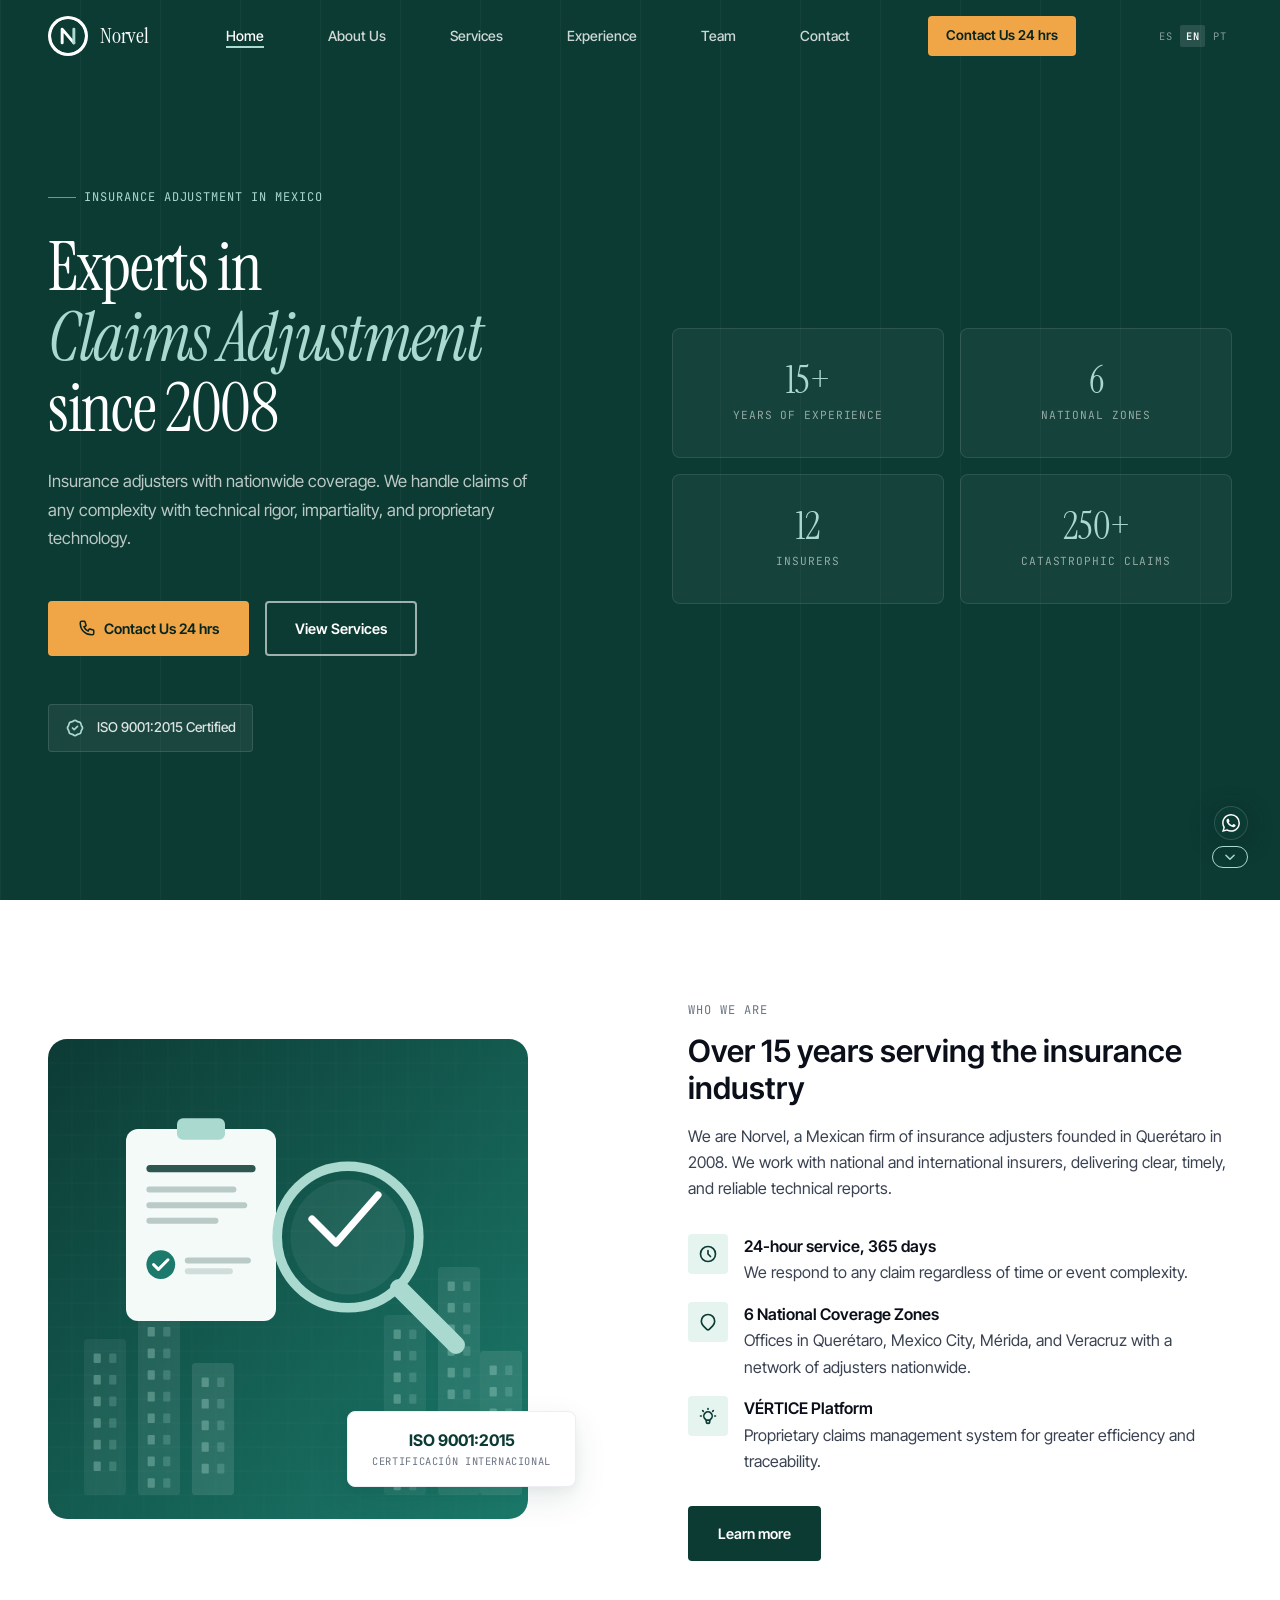
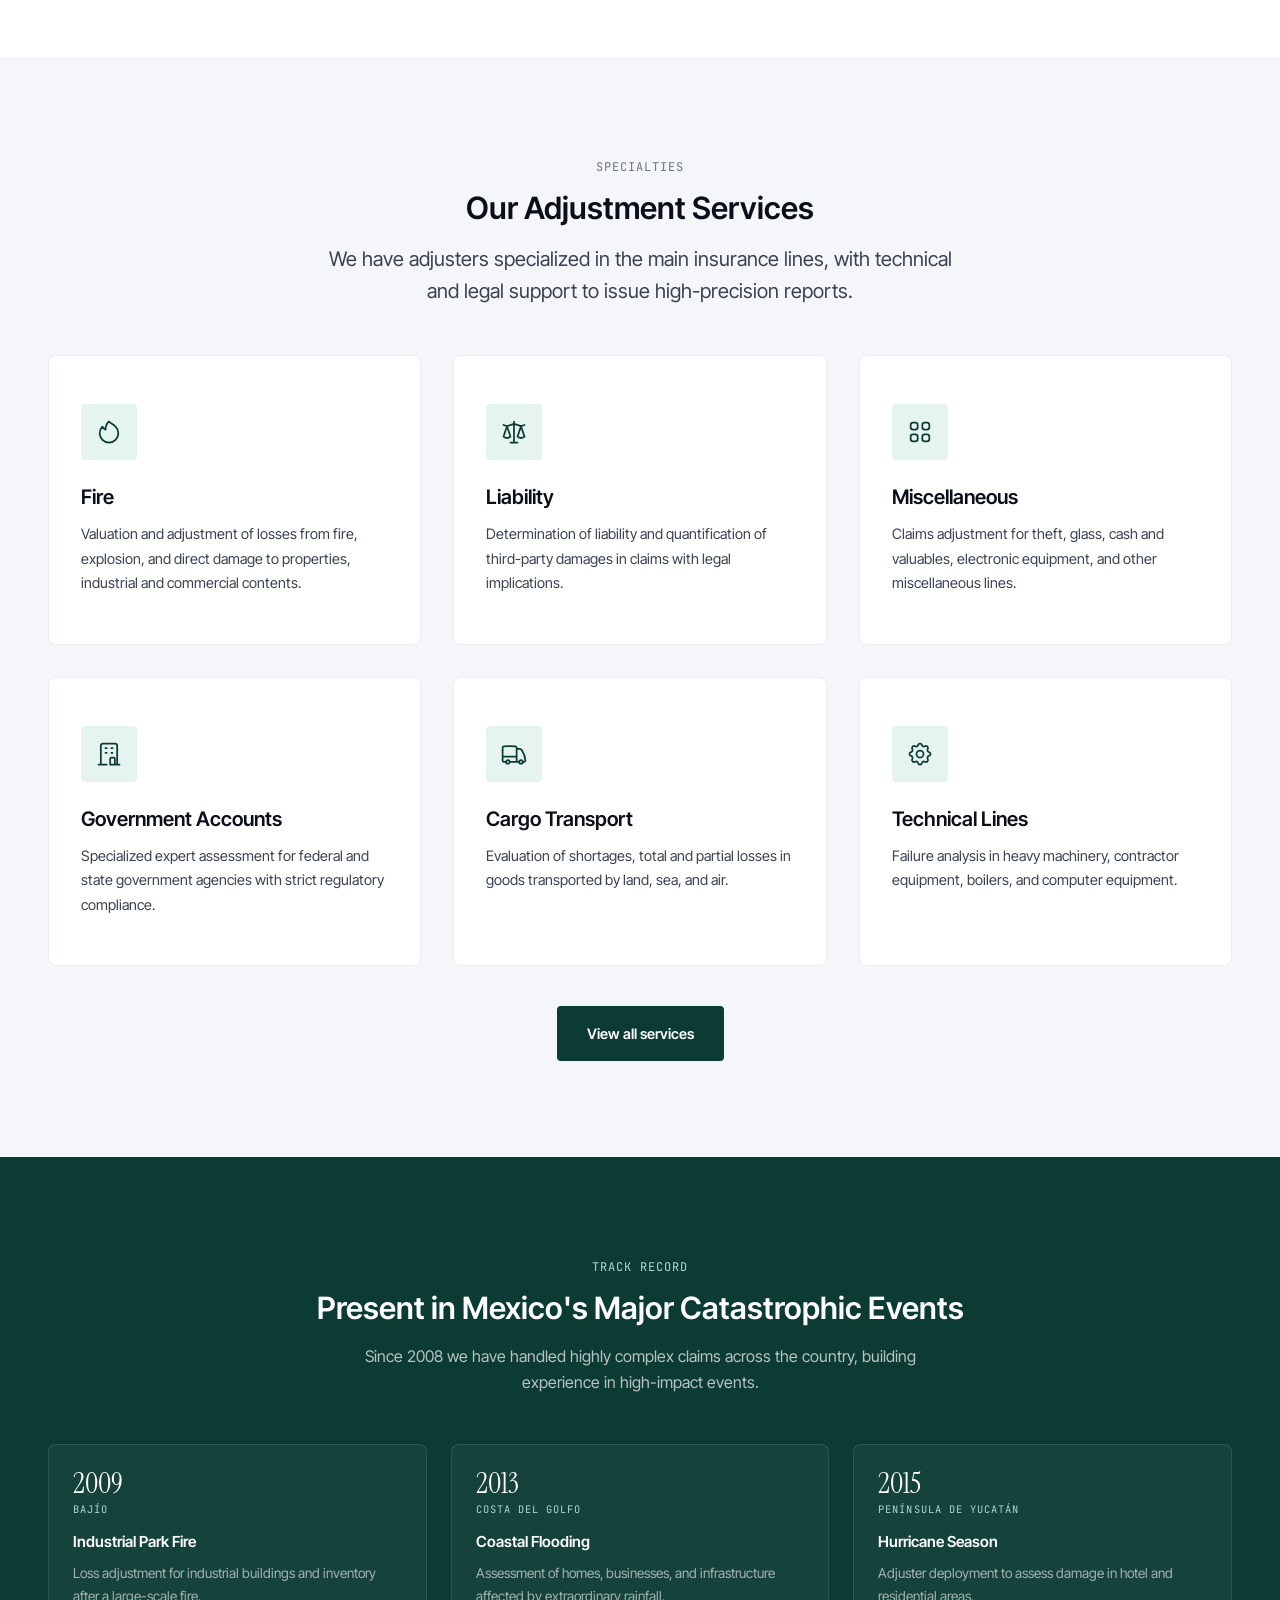
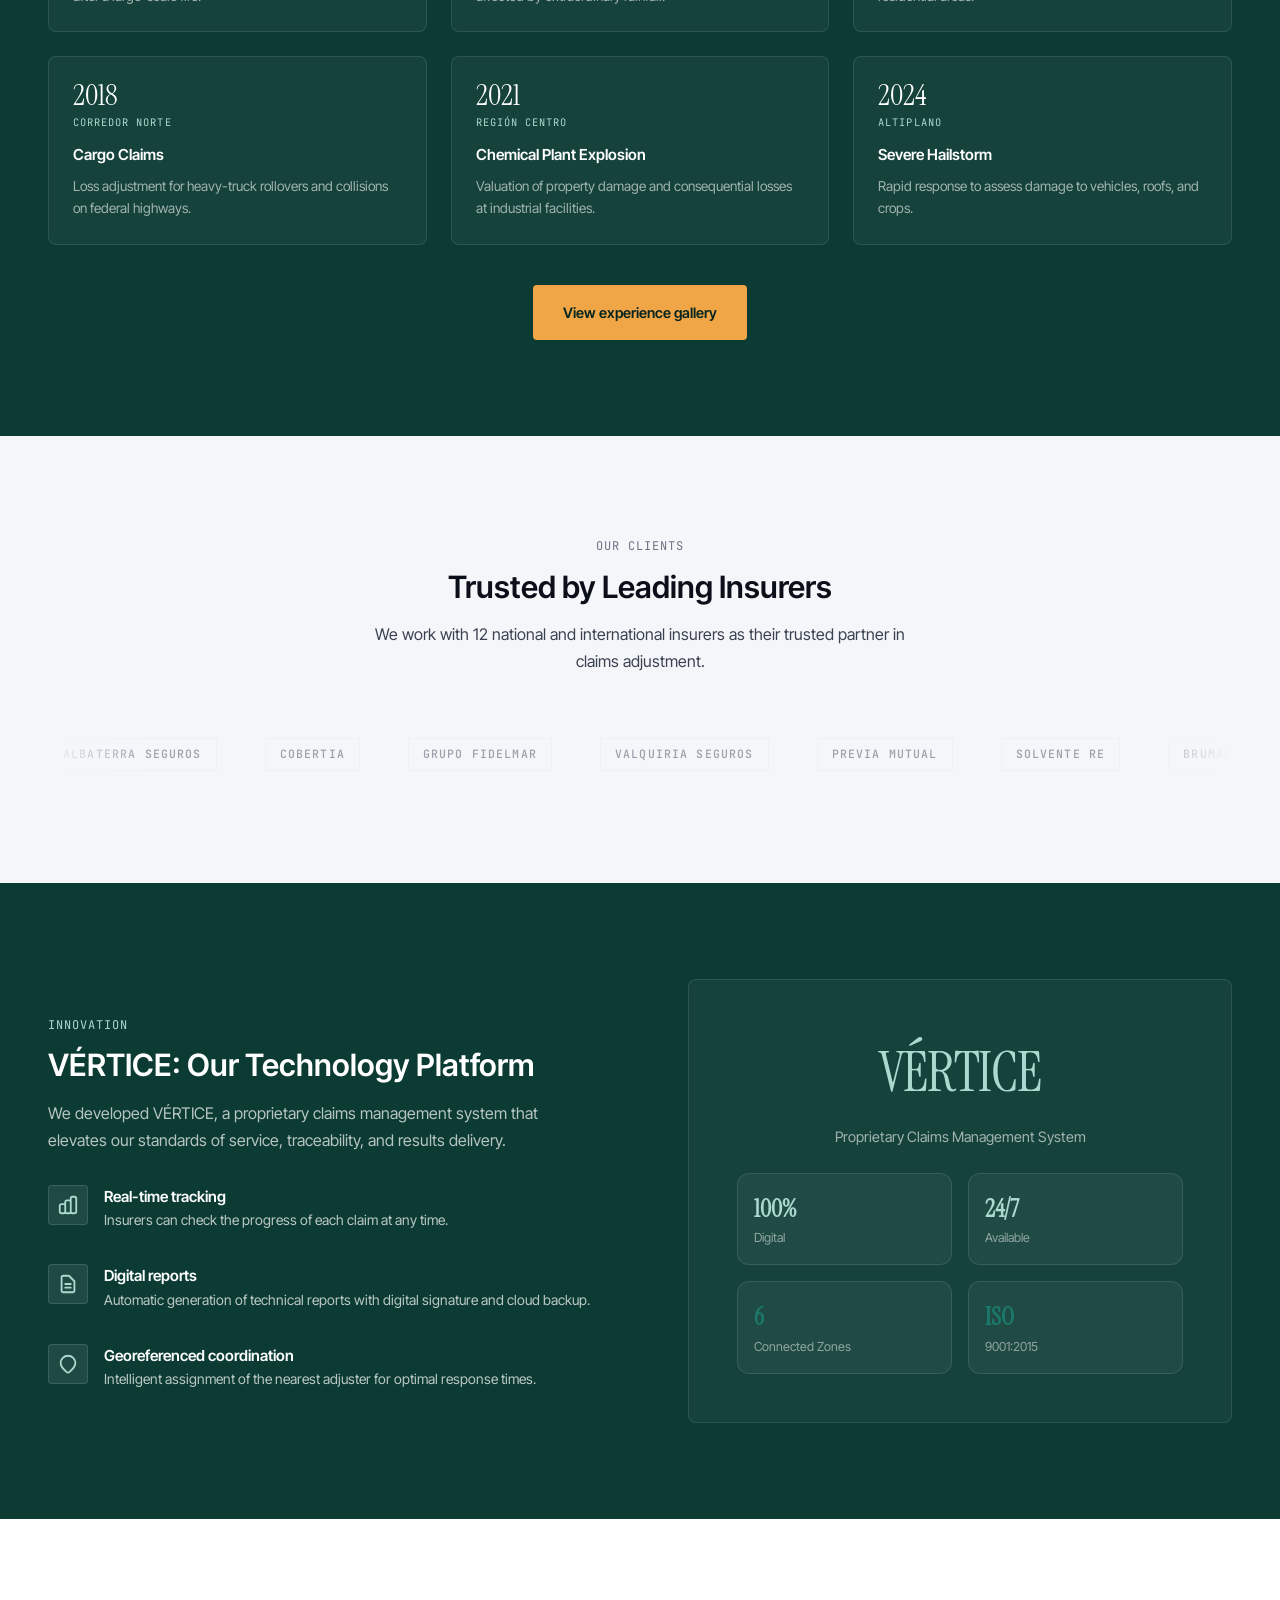
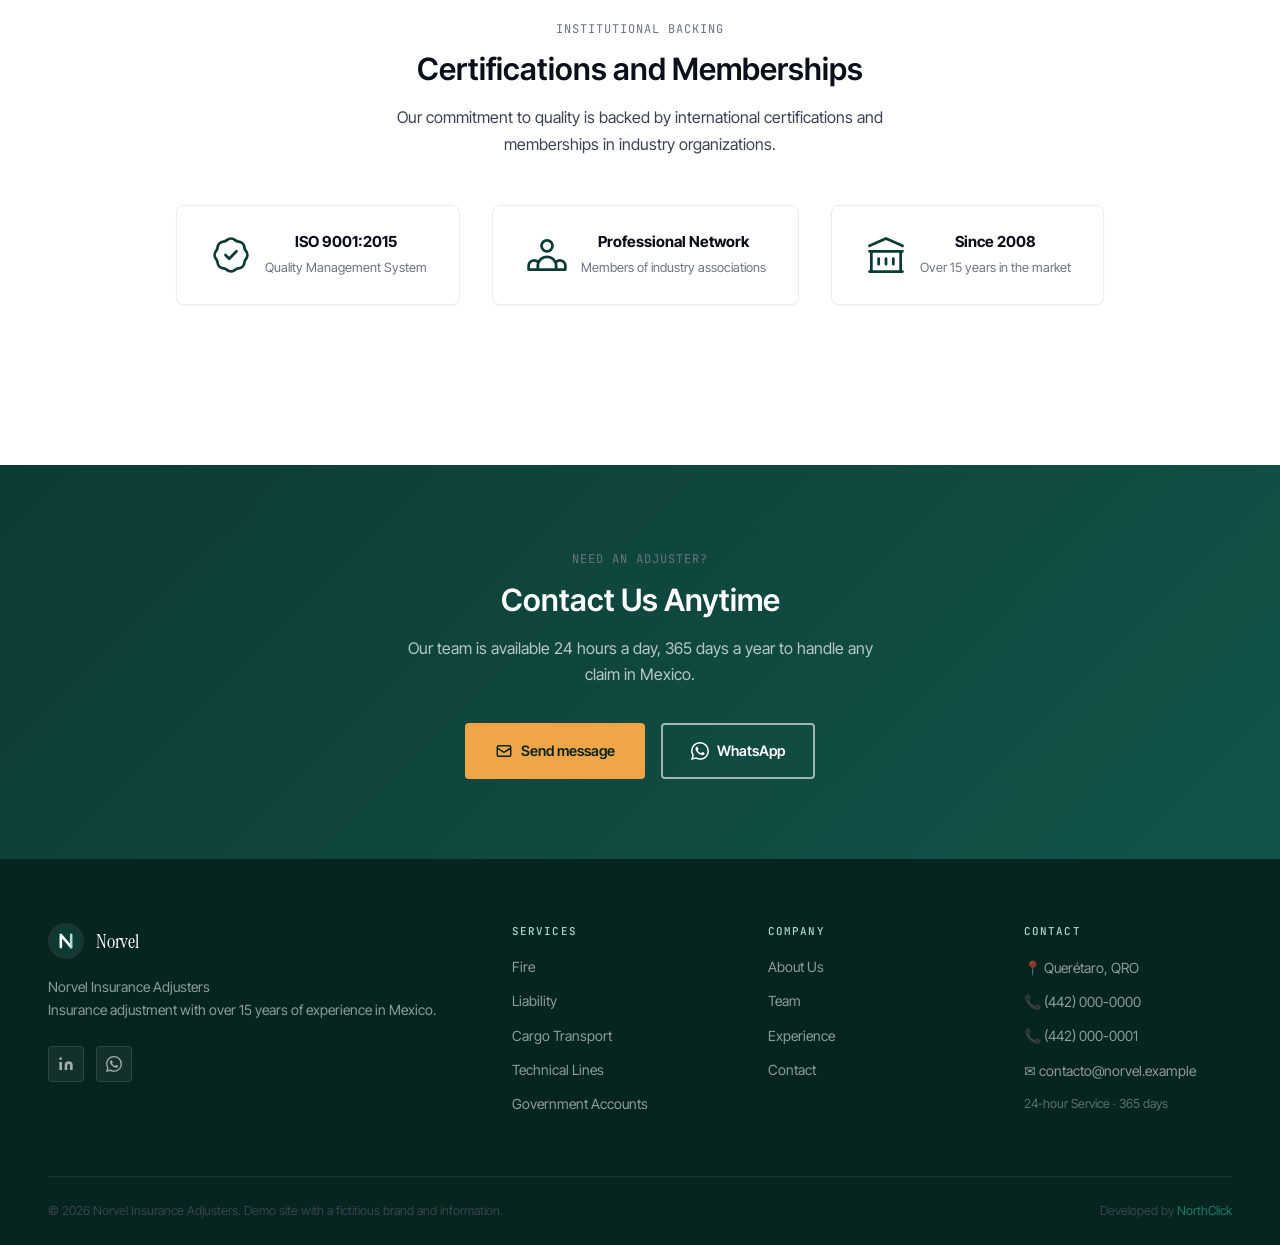
<file: index.html>
<!DOCTYPE html>
<html lang="es-MX">
<head>
  <meta charset="UTF-8">
  <meta name="viewport" content="width=device-width, initial-scale=1.0">
  <link rel="icon" href="assets/images/favicon.svg" type="image/svg+xml">
  <title>Norvel | Peritos Ajustadores de Seguros en México</title>
  <meta name="description" content="Norvel: peritos ajustadores de seguros en México. Certificación ISO 9001:2015, cobertura en 6 zonas nacionales y atención 24 horas.">
  <meta property="og:title"       content="Norvel | Ajustadores de Seguros en México">
  <meta property="og:description" content="Norvel Peritos Ajustadores — 15+ años, ISO 9001:2015, 6 zonas, 12 aseguradoras.">
  <meta property="og:type"        content="website">
  <meta name="twitter:card"       content="summary_large_image">

  <!-- Schema.org Organization -->
  <script type="application/ld+json">
  {
    "@context": "https://schema.org",
    "@type": "Organization",
    "name": "Norvel Peritos Ajustadores",
    "url": "https://norvel.example",
    "logo": "assets/images/logo.svg",
    "description": "Firma mexicana de peritos ajustadores fundada en 2008 (marca ficticia).",
    "telephone": "+524420000000",
    "email": "contacto@norvel.example",
    "address": {
      "@type": "PostalAddress",
      "streetAddress": "Blvd. Demostración 100, Col. Centro",
      "addressLocality": "Querétaro",
      "addressRegion": "Querétaro",
      "addressCountry": "MX"
    },
    "sameAs": []
  }
  </script>

  <link rel="preconnect" href="https://fonts.googleapis.com">
  <link rel="preconnect" href="https://fonts.gstatic.com" crossorigin>
  <link href="https://fonts.googleapis.com/css2?family=Instrument+Serif:ital@0;1&family=Inter+Tight:wght@400;500;600;700&family=JetBrains+Mono:wght@400;500;600&display=swap" rel="stylesheet">
  <link rel="stylesheet" href="css/main.css">
  <link rel="stylesheet" href="css/components.css">

</head>
<body>

  <!-- PAGE LOADER -->
  <div id="page-loader" class="page-loader" aria-hidden="true" role="presentation">
    <div class="page-loader__content">
      <p class="page-loader__brand">Norvel</p>
    </div>
  </div>

  <!-- ===================== NAVBAR ===================== -->
  <nav class="navbar navbar--transparent" id="navbar" role="navigation" aria-label="Navegación principal">
    <div class="navbar__inner">
      <a href="index.html" class="navbar__logo" aria-label="Norvel — Inicio">
        <img src="assets/images/logo.svg" alt="Norvel logo" class="navbar__logo-img">
        <span class="navbar__logo-text">Norvel</span>
      </a>
      <ul class="navbar__nav" role="list">
        <li><a href="index.html" class="active" data-i18n="nav.inicio">Inicio</a></li>
        <li><a href="nosotros.html" data-i18n="nav.nosotros">Nosotros</a></li>
        <li><a href="servicios.html" data-i18n="nav.servicios">Servicios</a></li>
        <li><a href="experiencia.html" data-i18n="nav.experiencia">Experiencia</a></li>
        <li><a href="equipo.html" data-i18n="nav.equipo">Equipo</a></li>
        <li><a href="contacto.html" data-i18n="nav.contacto">Contacto</a></li>
      </ul>
      <a href="contacto.html" class="navbar__cta" data-i18n="nav.cta">Contáctanos 24 hrs</a>
      <div class="lang-switcher lang-switcher--desktop">
        <button class="lang-switcher__btn" data-lang="es" onclick="setLang('es')">ES</button>
        <button class="lang-switcher__btn" data-lang="en" onclick="setLang('en')">EN</button>
        <button class="lang-switcher__btn" data-lang="pt" onclick="setLang('pt')">PT</button>
      </div>
      <button class="navbar__hamburger" id="hamburger" aria-label="Abrir menú" aria-expanded="false">
        <span></span><span></span><span></span>
      </button>
    </div>
    <nav class="navbar__mobile" id="mobileMenu" aria-label="Menú móvil">
      <div class="navbar__mobile-header">
        <a href="index.html" class="navbar__logo" aria-label="Norvel — Inicio">
          <img src="assets/images/logo.svg" alt="Norvel logo" class="navbar__logo-img">
          <span class="navbar__logo-text">Norvel</span>
        </a>
        <button class="navbar__mobile-close" aria-label="Cerrar menú">
          <svg xmlns="http://www.w3.org/2000/svg" width="22" height="22" viewBox="0 0 24 24" fill="none" stroke="currentColor" stroke-width="2" stroke-linecap="round" aria-hidden="true"><line x1="18" y1="6" x2="6" y2="18"/><line x1="6" y1="6" x2="18" y2="18"/></svg>
        </button>
      </div>
      <div class="navbar__mobile-links">
        <a href="index.html" data-i18n="nav.inicio">Inicio</a>
        <a href="nosotros.html" data-i18n="nav.nosotros">Nosotros</a>
        <a href="servicios.html" data-i18n="nav.servicios">Servicios</a>
        <a href="experiencia.html" data-i18n="nav.experiencia">Experiencia</a>
        <a href="equipo.html" data-i18n="nav.equipo">Equipo</a>
        <a href="contacto.html" data-i18n="nav.contacto">Contacto</a>
      </div>
      <div class="lang-switcher lang-switcher--mobile">
        <button class="lang-switcher__btn" data-lang="es" onclick="setLang('es')">ES</button>
        <button class="lang-switcher__btn" data-lang="en" onclick="setLang('en')">EN</button>
        <button class="lang-switcher__btn" data-lang="pt" onclick="setLang('pt')">PT</button>
      </div>
    </nav>
  </nav>

  <!-- ===================== HERO ===================== -->
  <section class="hero" id="inicio" aria-label="Sección principal">
    <div class="hero__inner">
      <div class="hero__content">
        <p class="hero__label" data-i18n="home.hero_label">Ajuste de Seguros en México</p>
        <h1 class="hero__title" data-i18n-html="home.hero_title">
          Peritos en<br><span>Ajuste de Siniestros</span><br>desde 2008
        </h1>
        <p class="hero__desc" data-i18n="home.hero_desc">
          Peritos ajustadores con cobertura nacional. Atendemos siniestros de cualquier complejidad con rigor técnico, imparcialidad y tecnología propia.
        </p>
        <div class="hero__ctas">
          <a href="contacto.html" class="btn btn-primary">
            <svg width="18" height="18" fill="none" viewBox="0 0 24 24" stroke="currentColor" stroke-width="2" aria-hidden="true"><path d="M3 5a2 2 0 012-2h3.28a1 1 0 01.948.684l1.498 4.493a1 1 0 01-.502 1.21l-2.257 1.13a11.042 11.042 0 005.516 5.516l1.13-2.257a1 1 0 011.21-.502l4.493 1.498a1 1 0 01.684.949V19a2 2 0 01-2 2h-1C9.716 21 3 14.284 3 6V5z"/></svg>
            <span data-i18n="home.hero_cta1">Contáctanos 24 hrs</span>
          </a>
          <a href="servicios.html" class="btn btn-outline" data-i18n="home.hero_cta2">Ver Servicios</a>
        </div>
        <div class="hero__badge" aria-label="Certificación ISO 9001:2015">
          <svg width="20" height="20" fill="none" viewBox="0 0 24 24" stroke="currentColor" stroke-width="2" aria-hidden="true"><path stroke-linecap="round" stroke-linejoin="round" d="M9 12l2 2 4-4M7.835 4.697a3.42 3.42 0 001.946-.806 3.42 3.42 0 014.438 0 3.42 3.42 0 001.946.806 3.42 3.42 0 013.138 3.138 3.42 3.42 0 00.806 1.946 3.42 3.42 0 010 4.438 3.42 3.42 0 00-.806 1.946 3.42 3.42 0 01-3.138 3.138 3.42 3.42 0 00-1.946.806 3.42 3.42 0 01-4.438 0 3.42 3.42 0 00-1.946-.806 3.42 3.42 0 01-3.138-3.138 3.42 3.42 0 00-.806-1.946 3.42 3.42 0 010-4.438 3.42 3.42 0 00.806-1.946 3.42 3.42 0 013.138-3.138z"/></svg>
          <span data-i18n="home.hero_badge">Certificados ISO 9001:2015</span>
        </div>
      </div>

      <!-- Contadores animados -->
      <div class="hero__stats" aria-label="Estadísticas clave">
        <div class="hero__stat reveal" data-target="15" data-suffix="+">
          <div class="hero__stat-number counter" data-target="15" data-suffix="+">15+</div>
          <div class="hero__stat-label" data-i18n="home.stat_years">Años de Experiencia</div>
        </div>
        <div class="hero__stat reveal reveal-delay-1" data-target="6">
          <div class="hero__stat-number counter" data-target="6">6</div>
          <div class="hero__stat-label" data-i18n="home.stat_zones">Zonas Nacionales</div>
        </div>
        <div class="hero__stat reveal reveal-delay-2" data-target="12">
          <div class="hero__stat-number counter" data-target="12">12</div>
          <div class="hero__stat-label" data-i18n="home.stat_insurers">Aseguradoras</div>
        </div>
        <div class="hero__stat reveal reveal-delay-3" data-target="250" data-suffix="+">
          <div class="hero__stat-number counter" data-target="250" data-suffix="+">250+</div>
          <div class="hero__stat-label" data-i18n="home.stat_sinisters">Siniestros Catastróficos</div>
        </div>
      </div>
    </div>
  </section>

  <!-- ===================== NOSOTROS (resumen) ===================== -->
  <section class="section" id="nosotros" aria-label="Quiénes somos">
    <div class="container">
      <div class="about-intro">
        <div class="about-intro__visual reveal">
          <div class="about-intro__img-blob">
            <img src="assets/images/about.svg" alt="Ilustración de peritaje en campo" loading="lazy">
          </div>
          <div class="about-intro__badge-iso">
            <div class="badge-number">ISO 9001:2015</div>
            <div class="badge-label">Certificación Internacional</div>
          </div>
        </div>

        <div class="about-intro__content reveal reveal-delay-1">
          <p class="section-label" data-i18n="home.about_label">Quiénes Somos</p>
          <h2 class="section-title" data-i18n="home.about_title">Más de 15 años al servicio del sector asegurador</h2>
          <p data-i18n="home.about_desc">Somos Norvel, firma mexicana de peritos ajustadores fundada en Querétaro en 2008. Colaboramos con aseguradoras nacionales e internacionales emitiendo dictámenes técnicos claros, oportunos y confiables.</p>

          <ul class="about-intro__list" aria-label="Ventajas competitivas">
            <li class="about-intro__list-item">
              <div class="about-intro__list-icon" aria-hidden="true">
                <svg width="20" height="20" fill="none" viewBox="0 0 24 24" stroke="currentColor" stroke-width="2"><path stroke-linecap="round" stroke-linejoin="round" d="M12 8v4l3 3m6-3a9 9 0 11-18 0 9 9 0 0118 0z"/></svg>
              </div>
              <div>
                <h4 data-i18n="home.about_24h_title">Atención 24 horas, 365 días</h4>
                <p data-i18n="home.about_24h_desc">Respondemos ante cualquier siniestro sin importar el horario o la complejidad del evento.</p>
              </div>
            </li>
            <li class="about-intro__list-item">
              <div class="about-intro__list-icon" aria-hidden="true">
                <svg width="20" height="20" fill="none" viewBox="0 0 24 24" stroke="currentColor" stroke-width="2"><path stroke-linecap="round" stroke-linejoin="round" d="M17.657 16.657L13.414 20.9a1.998 1.998 0 01-2.827 0l-4.244-4.243a8 8 0 1111.314 0z"/></svg>
              </div>
              <div>
                <h4 data-i18n="home.about_zones_title">6 Zonas de Cobertura Nacional</h4>
                <p data-i18n="home.about_zones_desc">Oficinas en Querétaro, CDMX, Mérida y Veracruz con red de peritos en todo el país.</p>
              </div>
            </li>
            <li class="about-intro__list-item">
              <div class="about-intro__list-icon" aria-hidden="true">
                <svg width="20" height="20" fill="none" viewBox="0 0 24 24" stroke="currentColor" stroke-width="2"><path stroke-linecap="round" stroke-linejoin="round" d="M9.663 17h4.673M12 3v1m6.364 1.636l-.707.707M21 12h-1M4 12H3m3.343-5.657l-.707-.707m2.828 9.9a5 5 0 117.072 0l-.548.547A3.374 3.374 0 0014 18.469V19a2 2 0 11-4 0v-.531c0-.895-.356-1.754-.988-2.386l-.548-.547z"/></svg>
              </div>
              <div>
                <h4 data-i18n="home.about_platform_title">Plataforma VÉRTICE</h4>
                <p data-i18n="home.about_platform_desc">Sistema propio de gestión de siniestros para mayor eficiencia y trazabilidad.</p>
              </div>
            </li>
          </ul>

          <a href="nosotros.html" class="btn btn-navy" style="margin-top:32px;" data-i18n="home.about_btn">Conocer más</a>
        </div>
      </div>
    </div>
  </section>

  <!-- ===================== SERVICIOS (resumen) ===================== -->
  <section class="section section--gray" id="servicios" aria-label="Nuestros servicios">
    <div class="container">
      <div class="text-center">
        <p class="section-label" data-i18n="home.services_label">Especialidades</p>
        <h2 class="section-title" data-i18n="home.services_title">Nuestros Servicios de Ajuste</h2>
        <p class="section-sub" style="margin:0 auto;" data-i18n="home.services_sub">Contamos con peritos especializados en los principales ramos del seguro, con respaldo técnico y legal para emitir dictámenes de alta precisión.</p>
      </div>

      <div class="services-grid">
        <article class="service-card reveal">
          <div class="service-card__icon">
            <svg width="32" height="32" fill="none" viewBox="0 0 24 24" stroke="currentColor" stroke-width="1.5" aria-hidden="true"><path stroke-linecap="round" stroke-linejoin="round" d="M17.657 18.657A8 8 0 016.343 7.343S7 9 9 10c0-2 .5-5 2.986-7C14 5 16.09 5.777 17.656 7.343A7.975 7.975 0 0120 13a7.975 7.975 0 01-2.343 5.657z"/></svg>
          </div>
          <h3 data-i18n="home.svc_incendio">Incendio</h3>
          <p data-i18n="home.svc_incendio_desc">Avalúo y ajuste de pérdidas por incendio, explosión y daños directos a inmuebles, contenidos industriales y comerciales.</p>
        </article>

        <article class="service-card reveal reveal-delay-1">
          <div class="service-card__icon">
            <svg width="32" height="32" fill="none" viewBox="0 0 24 24" stroke="currentColor" stroke-width="1.5" aria-hidden="true"><path stroke-linecap="round" stroke-linejoin="round" d="M3 6l3 1m0 0l-3 9a5.002 5.002 0 006.001 0M6 7l3 9M6 7l6-2m6 2l3-1m-3 1l-3 9a5.002 5.002 0 006.001 0M18 7l3 9m-3-9l-6-2m0-2v2m0 16V5m0 16H9m3 0h3"/></svg>
          </div>
          <h3 data-i18n="home.svc_rc">Responsabilidad Civil</h3>
          <p data-i18n="home.svc_rc_desc">Determinación de responsabilidad y cuantificación de daños a terceros en siniestros con implicación legal.</p>
        </article>

        <article class="service-card reveal reveal-delay-2">
          <div class="service-card__icon">
            <svg width="32" height="32" fill="none" viewBox="0 0 24 24" stroke="currentColor" stroke-width="1.5" aria-hidden="true"><path stroke-linecap="round" stroke-linejoin="round" d="M4 6a2 2 0 012-2h2a2 2 0 012 2v2a2 2 0 01-2 2H6a2 2 0 01-2-2V6zM14 6a2 2 0 012-2h2a2 2 0 012 2v2a2 2 0 01-2 2h-2a2 2 0 01-2-2V6zM4 16a2 2 0 012-2h2a2 2 0 012 2v2a2 2 0 01-2 2H6a2 2 0 01-2-2v-2zM14 16a2 2 0 012-2h2a2 2 0 012 2v2a2 2 0 01-2 2h-2a2 2 0 01-2-2v-2z"/></svg>
          </div>
          <h3 data-i18n="home.svc_diversos">Diversos</h3>
          <p data-i18n="home.svc_diversos_desc">Ajuste de siniestros por robo, cristales, dinero y valores, equipo electrónico y otros ramos misceláneos.</p>
        </article>

        <article class="service-card reveal">
          <div class="service-card__icon">
            <svg width="32" height="32" fill="none" viewBox="0 0 24 24" stroke="currentColor" stroke-width="1.5" aria-hidden="true"><path stroke-linecap="round" stroke-linejoin="round" d="M19 21V5a2 2 0 00-2-2H7a2 2 0 00-2 2v16m14 0h2m-2 0h-5m-9 0H3m2 0h5M9 7h1m-1 4h1m4-4h1m-1 4h1m-2 10v-5a1 1 0 011-1h2a1 1 0 011 1v5m-4 0h4"/></svg>
          </div>
          <h3 data-i18n="home.svc_gobierno">Cuentas de Gobierno</h3>
          <p data-i18n="home.svc_gobierno_desc">Peritaje especializado para dependencias gubernamentales federales y estatales con estricto cumplimiento normativo.</p>
        </article>

        <article class="service-card reveal reveal-delay-1">
          <div class="service-card__icon">
            <svg width="32" height="32" fill="none" viewBox="0 0 24 24" stroke="currentColor" stroke-width="1.5" aria-hidden="true"><path stroke-linecap="round" stroke-linejoin="round" d="M8.25 18.75a1.5 1.5 0 01-3 0m3 0a1.5 1.5 0 00-3 0m3 0h6m-9 0H3.375a1.125 1.125 0 01-1.125-1.125V14.25m17.25 4.5a1.5 1.5 0 01-3 0m3 0a1.5 1.5 0 00-3 0m3 0h1.125c.621 0 1.129-.504 1.09-1.124a17.902 17.902 0 00-3.213-9.193 2.056 2.056 0 00-1.58-.86H14.25M16.5 18.75h-2.25m0-11.177v-.958c0-.568-.422-1.048-.987-1.106a48.554 48.554 0 00-10.026 0 1.106 1.106 0 00-.987 1.106v7.635m12-6.677v6.677m0 4.5v-4.5m0 0h-12"/></svg>
          </div>
          <h3 data-i18n="home.svc_transporte">Transporte de Carga</h3>
          <p data-i18n="home.svc_transporte_desc">Evaluación de mermas, pérdidas totales y parciales en mercancías transportadas por vía terrestre, marítima y aérea.</p>
        </article>

        <article class="service-card reveal reveal-delay-2">
          <div class="service-card__icon">
            <svg width="32" height="32" fill="none" viewBox="0 0 24 24" stroke="currentColor" stroke-width="1.5" aria-hidden="true"><path stroke-linecap="round" stroke-linejoin="round" d="M10.325 4.317c.426-1.756 2.924-1.756 3.35 0a1.724 1.724 0 002.573 1.066c1.543-.94 3.31.826 2.37 2.37a1.724 1.724 0 001.065 2.572c1.756.426 1.756 2.924 0 3.35a1.724 1.724 0 00-1.066 2.573c.94 1.543-.826 3.31-2.37 2.37a1.724 1.724 0 00-2.572 1.065c-.426 1.756-2.924 1.756-3.35 0a1.724 1.724 0 00-2.573-1.066c-1.543.94-3.31-.826-2.37-2.37a1.724 1.724 0 00-1.065-2.572c-1.756-.426-1.756-2.924 0-3.35a1.724 1.724 0 001.066-2.573c-.94-1.543.826-3.31 2.37-2.37.996.608 2.296.07 2.572-1.065z"/><path stroke-linecap="round" stroke-linejoin="round" d="M15 12a3 3 0 11-6 0 3 3 0 016 0z"/></svg>
          </div>
          <h3 data-i18n="home.svc_tecnicos">Ramos Técnicos</h3>
          <p data-i18n="home.svc_tecnicos_desc">Análisis de fallas en maquinaria pesada, equipo de contratistas, calderas y equipos de cómputo.</p>
        </article>
      </div>

      <div class="text-center" style="margin-top:40px;">
        <a href="servicios.html" class="btn btn-navy" data-i18n="home.services_btn">Ver todos los servicios</a>
      </div>
    </div>
  </section>

  <!-- ===================== CATÁSTROFES (preview) ===================== -->
  <section class="section section--navy" aria-label="Catástrofes atendidas">
    <div class="container">
      <div class="text-center">
        <p class="section-label" data-i18n="home.cat_label">Trayectoria</p>
        <h2 class="section-title text-white" data-i18n="home.cat_title">Presentes en los Grandes Siniestros de México</h2>
        <p style="color:rgba(255,255,255,.7);max-width:600px;margin:0 auto 48px;" data-i18n="home.cat_sub">Desde 2008 hemos atendido siniestros de alta complejidad en todo el país, acumulando experiencia en eventos de alto impacto.</p>
      </div>

      <div class="catastrophe-timeline">
        <div class="catastrophe-card reveal">
          <div class="catastrophe-card__year">2009</div>
          <div class="catastrophe-card__location">Bajío</div>
          <h4 data-i18n="home.cat_a_title">Incendio en Parque Industrial</h4>
          <p data-i18n="home.cat_a_desc">Ajuste de pérdidas en naves industriales e inventarios tras un incendio de gran escala.</p>
        </div>
        <div class="catastrophe-card reveal reveal-delay-1">
          <div class="catastrophe-card__year">2013</div>
          <div class="catastrophe-card__location">Costa del Golfo</div>
          <h4 data-i18n="home.cat_b_title">Inundaciones Costeras</h4>
          <p data-i18n="home.cat_b_desc">Peritaje de viviendas, comercios e infraestructura afectados por lluvias extraordinarias.</p>
        </div>
        <div class="catastrophe-card reveal reveal-delay-2">
          <div class="catastrophe-card__year">2015</div>
          <div class="catastrophe-card__location">Península de Yucatán</div>
          <h4 data-i18n="home.cat_c_title">Temporada de Huracanes</h4>
          <p data-i18n="home.cat_c_desc">Movilización de peritos para valuar daños en zonas hoteleras y residenciales.</p>
        </div>
        <div class="catastrophe-card reveal">
          <div class="catastrophe-card__year">2018</div>
          <div class="catastrophe-card__location">Corredor Norte</div>
          <h4 data-i18n="home.cat_d_title">Siniestros de Carga</h4>
          <p data-i18n="home.cat_d_desc">Ajuste de pérdidas por volcaduras y colisiones de transporte pesado en rutas federales.</p>
        </div>
        <div class="catastrophe-card reveal reveal-delay-1">
          <div class="catastrophe-card__year">2021</div>
          <div class="catastrophe-card__location">Región Centro</div>
          <h4 data-i18n="home.cat_e_title">Explosión en Planta Química</h4>
          <p data-i18n="home.cat_e_desc">Valuación de daños materiales y pérdidas consecuenciales en instalaciones industriales.</p>
        </div>
        <div class="catastrophe-card reveal reveal-delay-2">
          <div class="catastrophe-card__year">2024</div>
          <div class="catastrophe-card__location">Altiplano</div>
          <h4 data-i18n="home.cat_f_title">Granizada Severa</h4>
          <p data-i18n="home.cat_f_desc">Respuesta inmediata para evaluar daños en vehículos, techumbres y cultivos.</p>
        </div>
      </div>

      <div class="text-center" style="margin-top:40px;">
        <a href="experiencia.html" class="btn btn-primary" data-i18n="home.cat_btn">Ver galería de experiencia</a>
      </div>
    </div>
  </section>

  <!-- ===================== ASEGURADORAS ===================== -->
  <section class="section section--gray" aria-label="Aseguradoras con las que trabajamos">
    <div class="container">
      <div class="cert-section">
        <p class="section-label" data-i18n="home.insurers_label">Nuestros Clientes</p>
        <h2 class="section-title" data-i18n="home.insurers_title">Confianza de las Principales Aseguradoras</h2>
        <p style="color:var(--color-gray-text);max-width:560px;margin:0 auto 48px;" data-i18n="home.insurers_sub">Trabajamos con 12 aseguradoras nacionales e internacionales como su socio de confianza en el ajuste de siniestros.</p>
      </div>

      <div class="logo-strip" aria-label="Logos de aseguradoras">
        <div class="logo-strip__track">
          <!-- Ronda 1 -->
          <span class="logo-strip__text">Albaterra Seguros</span>
          <span class="logo-strip__text">Cobertia</span>
          <span class="logo-strip__text">Grupo Fidelmar</span>
          <span class="logo-strip__text">Valquiria Seguros</span>
          <span class="logo-strip__text">Previa Mutual</span>
          <span class="logo-strip__text">Solvente Re</span>
          <span class="logo-strip__text">Brumal Seguros</span>
          <span class="logo-strip__text">Ostra Capital</span>
          <span class="logo-strip__text">Ancla Mutual</span>
          <span class="logo-strip__text">Cumbrera</span>
          <span class="logo-strip__text">Lumen Re</span>
          <span class="logo-strip__text">Cordillera Re</span>
          <!-- Ronda 2 (duplicado para carrusel infinito) -->
          <span class="logo-strip__text">Albaterra Seguros</span>
          <span class="logo-strip__text">Cobertia</span>
          <span class="logo-strip__text">Grupo Fidelmar</span>
          <span class="logo-strip__text">Valquiria Seguros</span>
          <span class="logo-strip__text">Previa Mutual</span>
          <span class="logo-strip__text">Solvente Re</span>
          <span class="logo-strip__text">Brumal Seguros</span>
          <span class="logo-strip__text">Ostra Capital</span>
          <span class="logo-strip__text">Ancla Mutual</span>
          <span class="logo-strip__text">Cumbrera</span>
          <span class="logo-strip__text">Lumen Re</span>
          <span class="logo-strip__text">Cordillera Re</span>
        </div>
      </div>
    </div>
  </section>

  <!-- ===================== INNOVACIÓN VÉRTICE ===================== -->
  <section class="section section--navy" id="innovacion" aria-label="Innovación VÉRTICE">
    <div class="container">
      <div class="innovation-inner">
        <div class="reveal">
          <p class="section-label" data-i18n="home.platform_label">Innovación</p>
          <h2 class="section-title text-white" data-i18n="home.platform_title">VÉRTICE: Nuestra Plataforma Tecnológica</h2>
          <p style="color:rgba(255,255,255,.7);margin-bottom:8px;" data-i18n="home.platform_desc">Desarrollamos VÉRTICE, un sistema propio de gestión de siniestros que eleva nuestros estándares de servicio, trazabilidad y entrega de resultados.</p>

          <div class="innovation-features">
            <div class="innovation-feature">
              <div class="innovation-feature__icon" aria-hidden="true">
                <svg width="22" height="22" fill="none" viewBox="0 0 24 24" stroke="currentColor" stroke-width="2"><path stroke-linecap="round" stroke-linejoin="round" d="M9 19v-6a2 2 0 00-2-2H5a2 2 0 00-2 2v6a2 2 0 002 2h2a2 2 0 002-2zm0 0V9a2 2 0 012-2h2a2 2 0 012 2v10m-6 0a2 2 0 002 2h2a2 2 0 002-2m0 0V5a2 2 0 012-2h2a2 2 0 012 2v14a2 2 0 01-2 2h-2a2 2 0 01-2-2z"/></svg>
              </div>
              <div>
                <h4 style="color:var(--color-white);font-size:.95rem;" data-i18n="home.platform_f1_title">Seguimiento en tiempo real</h4>
                <p style="font-size:.87rem;" data-i18n="home.platform_f1_desc">Las aseguradoras pueden consultar el avance de cada siniestro en cualquier momento.</p>
              </div>
            </div>
            <div class="innovation-feature">
              <div class="innovation-feature__icon" aria-hidden="true">
                <svg width="22" height="22" fill="none" viewBox="0 0 24 24" stroke="currentColor" stroke-width="2"><path stroke-linecap="round" stroke-linejoin="round" d="M9 12h6m-6 4h6m2 5H7a2 2 0 01-2-2V5a2 2 0 012-2h5.586a1 1 0 01.707.293l5.414 5.414a1 1 0 01.293.707V19a2 2 0 01-2 2z"/></svg>
              </div>
              <div>
                <h4 style="color:var(--color-white);font-size:.95rem;" data-i18n="home.platform_f2_title">Dictámenes digitales</h4>
                <p style="font-size:.87rem;" data-i18n="home.platform_f2_desc">Generación automática de reportes técnicos con firma digital y respaldo en nube.</p>
              </div>
            </div>
            <div class="innovation-feature">
              <div class="innovation-feature__icon" aria-hidden="true">
                <svg width="22" height="22" fill="none" viewBox="0 0 24 24" stroke="currentColor" stroke-width="2"><path stroke-linecap="round" stroke-linejoin="round" d="M17.657 16.657L13.414 20.9a1.998 1.998 0 01-2.827 0l-4.244-4.243a8 8 0 1111.314 0z"/></svg>
              </div>
              <div>
                <h4 style="color:var(--color-white);font-size:.95rem;" data-i18n="home.platform_f3_title">Coordinación georreferenciada</h4>
                <p style="font-size:.87rem;" data-i18n="home.platform_f3_desc">Asignación inteligente del perito más cercano para tiempos de respuesta óptimos.</p>
              </div>
            </div>
          </div>
        </div>

        <div class="innovation-visual reveal reveal-delay-1" aria-label="Insignia VÉRTICE">
          <div class="platform-badge">VÉRTICE</div>
          <p style="color:rgba(255,255,255,.6);font-size:.9rem;margin-bottom:24px;" data-i18n="home.platform_sub">Sistema Propio de Gestión de Siniestros</p>
          <div style="display:grid;grid-template-columns:1fr 1fr;gap:16px;text-align:left;">
            <div style="background:rgba(255,255,255,.05);border:1px solid rgba(255,255,255,.1);border-radius:12px;padding:16px;">
              <div style="font-size:1.5rem;font-weight:700;color:var(--color-teal);font-family:var(--font-display);">100%</div>
              <div style="font-size:.78rem;color:rgba(255,255,255,.5);" data-i18n="home.platform_digital">Digital</div>
            </div>
            <div style="background:rgba(255,255,255,.05);border:1px solid rgba(255,255,255,.1);border-radius:12px;padding:16px;">
              <div style="font-size:1.5rem;font-weight:700;color:var(--color-teal);font-family:var(--font-display);">24/7</div>
              <div style="font-size:.78rem;color:rgba(255,255,255,.5);" data-i18n="home.platform_available">Disponible</div>
            </div>
            <div style="background:rgba(255,255,255,.05);border:1px solid rgba(255,255,255,.1);border-radius:12px;padding:16px;">
              <div style="font-size:1.5rem;font-weight:700;color:var(--color-gold);font-family:var(--font-display);">6</div>
              <div style="font-size:.78rem;color:rgba(255,255,255,.5);" data-i18n="home.platform_zones">Zonas Conectadas</div>
            </div>
            <div style="background:rgba(255,255,255,.05);border:1px solid rgba(255,255,255,.1);border-radius:12px;padding:16px;">
              <div style="font-size:1.5rem;font-weight:700;color:var(--color-gold);font-family:var(--font-display);">ISO</div>
              <div style="font-size:.78rem;color:rgba(255,255,255,.5);">9001:2015</div>
            </div>
          </div>
        </div>
      </div>
    </div>
  </section>

  <!-- ===================== CERTIFICACIONES ===================== -->
  <section class="section" aria-label="Certificaciones y membresías">
    <div class="container">
      <div class="cert-section">
        <p class="section-label" data-i18n="home.cert_label">Respaldo Institucional</p>
        <h2 class="section-title" data-i18n="home.cert_title">Certificaciones y Membresías</h2>
        <p style="color:var(--color-gray-text);max-width:560px;margin:0 auto 48px;" data-i18n="home.cert_sub">Nuestro compromiso con la calidad está respaldado por certificaciones internacionales y membresías en organismos del sector.</p>

        <div class="cert-badges">
          <div class="cert-badge reveal">
            <div class="cert-badge__icon" aria-hidden="true">
              <svg fill="none" viewBox="0 0 24 24" stroke="currentColor" stroke-width="1.5"><path stroke-linecap="round" stroke-linejoin="round" d="M9 12l2 2 4-4M7.835 4.697a3.42 3.42 0 001.946-.806 3.42 3.42 0 014.438 0 3.42 3.42 0 001.946.806 3.42 3.42 0 013.138 3.138 3.42 3.42 0 00.806 1.946 3.42 3.42 0 010 4.438 3.42 3.42 0 00-.806 1.946 3.42 3.42 0 01-3.138 3.138 3.42 3.42 0 00-1.946.806 3.42 3.42 0 01-4.438 0 3.42 3.42 0 00-1.946-.806 3.42 3.42 0 01-3.138-3.138 3.42 3.42 0 00-.806-1.946 3.42 3.42 0 010-4.438 3.42 3.42 0 00.806-1.946 3.42 3.42 0 013.138-3.138z"/></svg>
            </div>
            <div class="cert-badge__text">
              <strong data-i18n="home.cert_iso">ISO 9001:2015</strong>
              <span data-i18n="home.cert_iso_desc">Sistema de Gestión de Calidad</span>
            </div>
          </div>
          <div class="cert-badge reveal reveal-delay-1">
            <div class="cert-badge__icon" aria-hidden="true">
              <svg fill="none" viewBox="0 0 24 24" stroke="currentColor" stroke-width="1.5"><path stroke-linecap="round" stroke-linejoin="round" d="M17 20h5v-2a3 3 0 00-5.356-1.857M17 20H7m10 0v-2c0-.656-.126-1.283-.356-1.857M7 20H2v-2a3 3 0 015.356-1.857M7 20v-2c0-.656.126-1.283.356-1.857m0 0a5.002 5.002 0 019.288 0M15 7a3 3 0 11-6 0 3 3 0 016 0z"/></svg>
            </div>
            <div class="cert-badge__text">
              <strong data-i18n="home.cert_assoc">Red Profesional</strong>
              <span data-i18n="home.cert_assoc_desc">Miembros de asociaciones del sector</span>
            </div>
          </div>
          <div class="cert-badge reveal reveal-delay-2">
            <div class="cert-badge__icon" aria-hidden="true">
              <svg fill="none" viewBox="0 0 24 24" stroke="currentColor" stroke-width="1.5"><path stroke-linecap="round" stroke-linejoin="round" d="M8 14v3m4-3v3m4-3v3M3 21h18M3 10h18M3 7l9-4 9 4M4 10h16v11H4V10z"/></svg>
            </div>
            <div class="cert-badge__text">
              <strong data-i18n="home.cert_since">Desde 2008</strong>
              <span data-i18n="home.cert_since_desc">Más de 15 años en el mercado</span>
            </div>
          </div>
        </div>
      </div>
    </div>
  </section>

  <!-- ===================== CTA CONTACTO ===================== -->
  <section style="background:linear-gradient(135deg,var(--color-navy),#13544A);padding:80px 0;text-align:center;" aria-label="Llamada a la acción">
    <div class="container">
      <p class="section-label" data-i18n="home.cta_label">¿Necesita un ajustador?</p>
      <h2 style="color:var(--color-white);margin-bottom:16px;" data-i18n="home.cta_title">Contáctenos en Cualquier Momento</h2>
      <p style="color:rgba(255,255,255,.7);max-width:500px;margin:0 auto 36px;" data-i18n="home.cta_desc">Nuestro equipo está disponible las 24 horas, los 365 días del año para atender cualquier siniestro en México.</p>
      <div style="display:flex;gap:16px;justify-content:center;flex-wrap:wrap;">
        <a href="contacto.html" class="btn btn-primary">
          <svg width="18" height="18" fill="none" viewBox="0 0 24 24" stroke="currentColor" stroke-width="2" aria-hidden="true"><path d="M3 8l7.89 5.26a2 2 0 002.22 0L21 8M5 19h14a2 2 0 002-2V7a2 2 0 00-2-2H5a2 2 0 00-2 2v10a2 2 0 002 2z"/></svg>
          <span data-i18n="home.cta_btn1">Enviar mensaje</span>
        </a>
        <a href="https://wa.me/524420000000?text=Hola+Norvel%2C+me+interesa+conocer+sus+servicios+de+ajuste." class="btn btn-outline" target="_blank" rel="noopener noreferrer">
          <svg width="18" height="18" viewBox="0 0 24 24" fill="currentColor" aria-hidden="true"><path d="M17.472 14.382c-.297-.149-1.758-.867-2.03-.967-.273-.099-.471-.148-.67.15-.197.297-.767.966-.94 1.164-.173.199-.347.223-.644.075-.297-.15-1.255-.463-2.39-1.475-.883-.788-1.48-1.761-1.653-2.059-.173-.297-.018-.458.13-.606.134-.133.298-.347.446-.52.149-.174.198-.298.298-.497.099-.198.05-.371-.025-.52-.075-.149-.669-1.612-.916-2.207-.242-.579-.487-.5-.669-.51-.173-.008-.371-.01-.57-.01-.198 0-.52.074-.792.372-.272.297-1.04 1.016-1.04 2.479 0 1.462 1.065 2.875 1.213 3.074.149.198 2.096 3.2 5.077 4.487.709.306 1.262.489 1.694.625.712.227 1.36.195 1.871.118.571-.085 1.758-.719 2.006-1.413.248-.694.248-1.289.173-1.413-.074-.124-.272-.198-.57-.347m-5.421 7.403h-.004a9.87 9.87 0 01-5.031-1.378l-.361-.214-3.741.982.998-3.648-.235-.374a9.86 9.86 0 01-1.51-5.26c.001-5.45 4.436-9.884 9.888-9.884 2.64 0 5.122 1.03 6.988 2.898a9.825 9.825 0 012.893 6.994c-.003 5.45-4.437 9.884-9.885 9.884m8.413-18.297A11.815 11.815 0 0012.05 0C5.495 0 .16 5.335.157 11.892c0 2.096.547 4.142 1.588 5.945L.057 24l6.305-1.654a11.882 11.882 0 005.683 1.448h.005c6.554 0 11.89-5.335 11.893-11.893a11.821 11.821 0 00-3.48-8.413z"/></svg>
          WhatsApp
        </a>
      </div>
    </div>
  </section>

  <!-- ===================== FOOTER ===================== -->
  <footer class="footer" role="contentinfo">
    <div class="container">
      <div class="footer__grid">
        <div class="footer__brand">
          <div class="footer__logo">
            <img src="assets/images/logo.svg" alt="Norvel" class="footer__logo-img">
            <span class="footer__logo-text">Norvel</span>
          </div>
          <p data-i18n-html="footer.desc">Norvel Peritos Ajustadores<br>Ajuste de seguros con más de 15 años de experiencia en México.</p>
          <div class="footer__social">
            <a href="#" target="_blank" rel="noopener noreferrer" aria-label="LinkedIn">
              <svg width="16" height="16" fill="currentColor" viewBox="0 0 24 24" aria-hidden="true"><path d="M16 8a6 6 0 016 6v7h-4v-7a2 2 0 00-2-2 2 2 0 00-2 2v7h-4v-7a6 6 0 016-6zM2 9h4v12H2z"/><circle cx="4" cy="4" r="2"/></svg>
            </a>
            <a href="https://wa.me/524420000000" target="_blank" rel="noopener noreferrer" aria-label="WhatsApp">
              <svg width="16" height="16" fill="currentColor" viewBox="0 0 24 24" aria-hidden="true"><path d="M17.472 14.382c-.297-.149-1.758-.867-2.03-.967-.273-.099-.471-.148-.67.15-.197.297-.767.966-.94 1.164-.173.199-.347.223-.644.075-.297-.15-1.255-.463-2.39-1.475-.883-.788-1.48-1.761-1.653-2.059-.173-.297-.018-.458.13-.606.134-.133.298-.347.446-.52.149-.174.198-.298.298-.497.099-.198.05-.371-.025-.52-.075-.149-.669-1.612-.916-2.207-.242-.579-.487-.5-.669-.51-.173-.008-.371-.01-.57-.01-.198 0-.52.074-.792.372-.272.297-1.04 1.016-1.04 2.479 0 1.462 1.065 2.875 1.213 3.074.149.198 2.096 3.2 5.077 4.487.709.306 1.262.489 1.694.625.712.227 1.36.195 1.871.118.571-.085 1.758-.719 2.006-1.413.248-.694.248-1.289.173-1.413-.074-.124-.272-.198-.57-.347m-5.421 7.403h-.004a9.87 9.87 0 01-5.031-1.378l-.361-.214-3.741.982.998-3.648-.235-.374a9.86 9.86 0 01-1.51-5.26c.001-5.45 4.436-9.884 9.888-9.884 2.64 0 5.122 1.03 6.988 2.898a9.825 9.825 0 012.893 6.994c-.003 5.45-4.437 9.884-9.885 9.884m8.413-18.297A11.815 11.815 0 0012.05 0C5.495 0 .16 5.335.157 11.892c0 2.096.547 4.142 1.588 5.945L.057 24l6.305-1.654a11.882 11.882 0 005.683 1.448h.005c6.554 0 11.89-5.335 11.893-11.893a11.821 11.821 0 00-3.48-8.413z"/></svg>
            </a>
          </div>
        </div>

        <div class="footer__col">
          <h5 data-i18n="footer.servicios">Servicios</h5>
          <a href="servicios.html#incendio" data-i18n="footer.incendio">Incendio</a>
          <a href="servicios.html#rc" data-i18n="footer.rc">Responsabilidad Civil</a>
          <a href="servicios.html#transporte" data-i18n="footer.transporte">Transporte de Carga</a>
          <a href="servicios.html#ramos-tecnicos" data-i18n="footer.ramos">Ramos Técnicos</a>
          <a href="servicios.html#gobierno" data-i18n="footer.gobierno">Cuentas de Gobierno</a>
        </div>

        <div class="footer__col">
          <h5 data-i18n="footer.empresa">Empresa</h5>
          <a href="nosotros.html" data-i18n="nav.nosotros">Nosotros</a>
          <a href="equipo.html" data-i18n="nav.equipo">Equipo</a>
          <a href="experiencia.html" data-i18n="nav.experiencia">Experiencia</a>
          <a href="contacto.html" data-i18n="nav.contacto">Contacto</a>
        </div>

        <div class="footer__col">
          <h5 data-i18n="footer.contacto_title">Contacto</h5>
          <p data-i18n="footer.ubicacion">📍 Querétaro, QRO</p>
          <a href="tel:+524420000000">📞 (442) 000-0000</a>
          <a href="tel:+524420000001">📞 (442) 000-0001</a>
          <a href="mailto:contacto@norvel.example">✉ contacto@norvel.example</a>
          <p style="margin-top:8px;font-size:.78rem;color:rgba(255,255,255,.35);" data-i18n="footer.atencion">Atención 24 hrs · 365 días</p>
        </div>
      </div>

      <div class="footer__bottom">
        <p data-i18n="footer.copy">© 2026 Norvel Peritos Ajustadores. Sitio demostrativo con marca e información ficticias.</p>
        <p><span data-i18n="footer.dev">Desarrollado por</span> <a href="https://northclick.net" target="_blank" rel="noopener noreferrer" style="color:var(--color-gold);">NorthClick</a></p>
      </div>
    </div>
  </footer>

  <!-- ===================== WHATSAPP FLOTANTE ===================== -->
  <div class="whatsapp-widget" id="whatsappWidget">
    <a href="https://wa.me/524420000000?text=Hola+Norvel%2C+me+interesa+conocer+sus+servicios+de+ajuste." class="whatsapp-btn" target="_blank" rel="noopener noreferrer" aria-label="Contactar por WhatsApp">
      <svg viewBox="0 0 24 24" fill="white" aria-hidden="true"><path d="M17.472 14.382c-.297-.149-1.758-.867-2.03-.967-.273-.099-.471-.148-.67.15-.197.297-.767.966-.94 1.164-.173.199-.347.223-.644.075-.297-.15-1.255-.463-2.39-1.475-.883-.788-1.48-1.761-1.653-2.059-.173-.297-.018-.458.13-.606.134-.133.298-.347.446-.52.149-.174.198-.298.298-.497.099-.198.05-.371-.025-.52-.075-.149-.669-1.612-.916-2.207-.242-.579-.487-.5-.669-.51-.173-.008-.371-.01-.57-.01-.198 0-.52.074-.792.372-.272.297-1.04 1.016-1.04 2.479 0 1.462 1.065 2.875 1.213 3.074.149.198 2.096 3.2 5.077 4.487.709.306 1.262.489 1.694.625.712.227 1.36.195 1.871.118.571-.085 1.758-.719 2.006-1.413.248-.694.248-1.289.173-1.413-.074-.124-.272-.198-.57-.347m-5.421 7.403h-.004a9.87 9.87 0 01-5.031-1.378l-.361-.214-3.741.982.998-3.648-.235-.374a9.86 9.86 0 01-1.51-5.26c.001-5.45 4.436-9.884 9.888-9.884 2.64 0 5.122 1.03 6.988 2.898a9.825 9.825 0 012.893 6.994c-.003 5.45-4.437 9.884-9.885 9.884m8.413-18.297A11.815 11.815 0 0012.05 0C5.495 0 .16 5.335.157 11.892c0 2.096.547 4.142 1.588 5.945L.057 24l6.305-1.654a11.882 11.882 0 005.683 1.448h.005c6.554 0 11.89-5.335 11.893-11.893a11.821 11.821 0 00-3.48-8.413z"/></svg>
    </a>
    <button class="whatsapp-toggle" id="whatsappToggle" aria-label="Minimizar WhatsApp">
      <svg width="14" height="14" viewBox="0 0 24 24" fill="none" stroke="currentColor" stroke-width="2.5" aria-hidden="true"><path stroke-linecap="round" stroke-linejoin="round" d="M19 9l-7 7-7-7"/></svg>
    </button>
  </div>

  <script src="js/translations.js"></script>
  <script src="js/i18n.js"></script>
  <script src="js/main.js"></script>
</body>
</html>
</file>
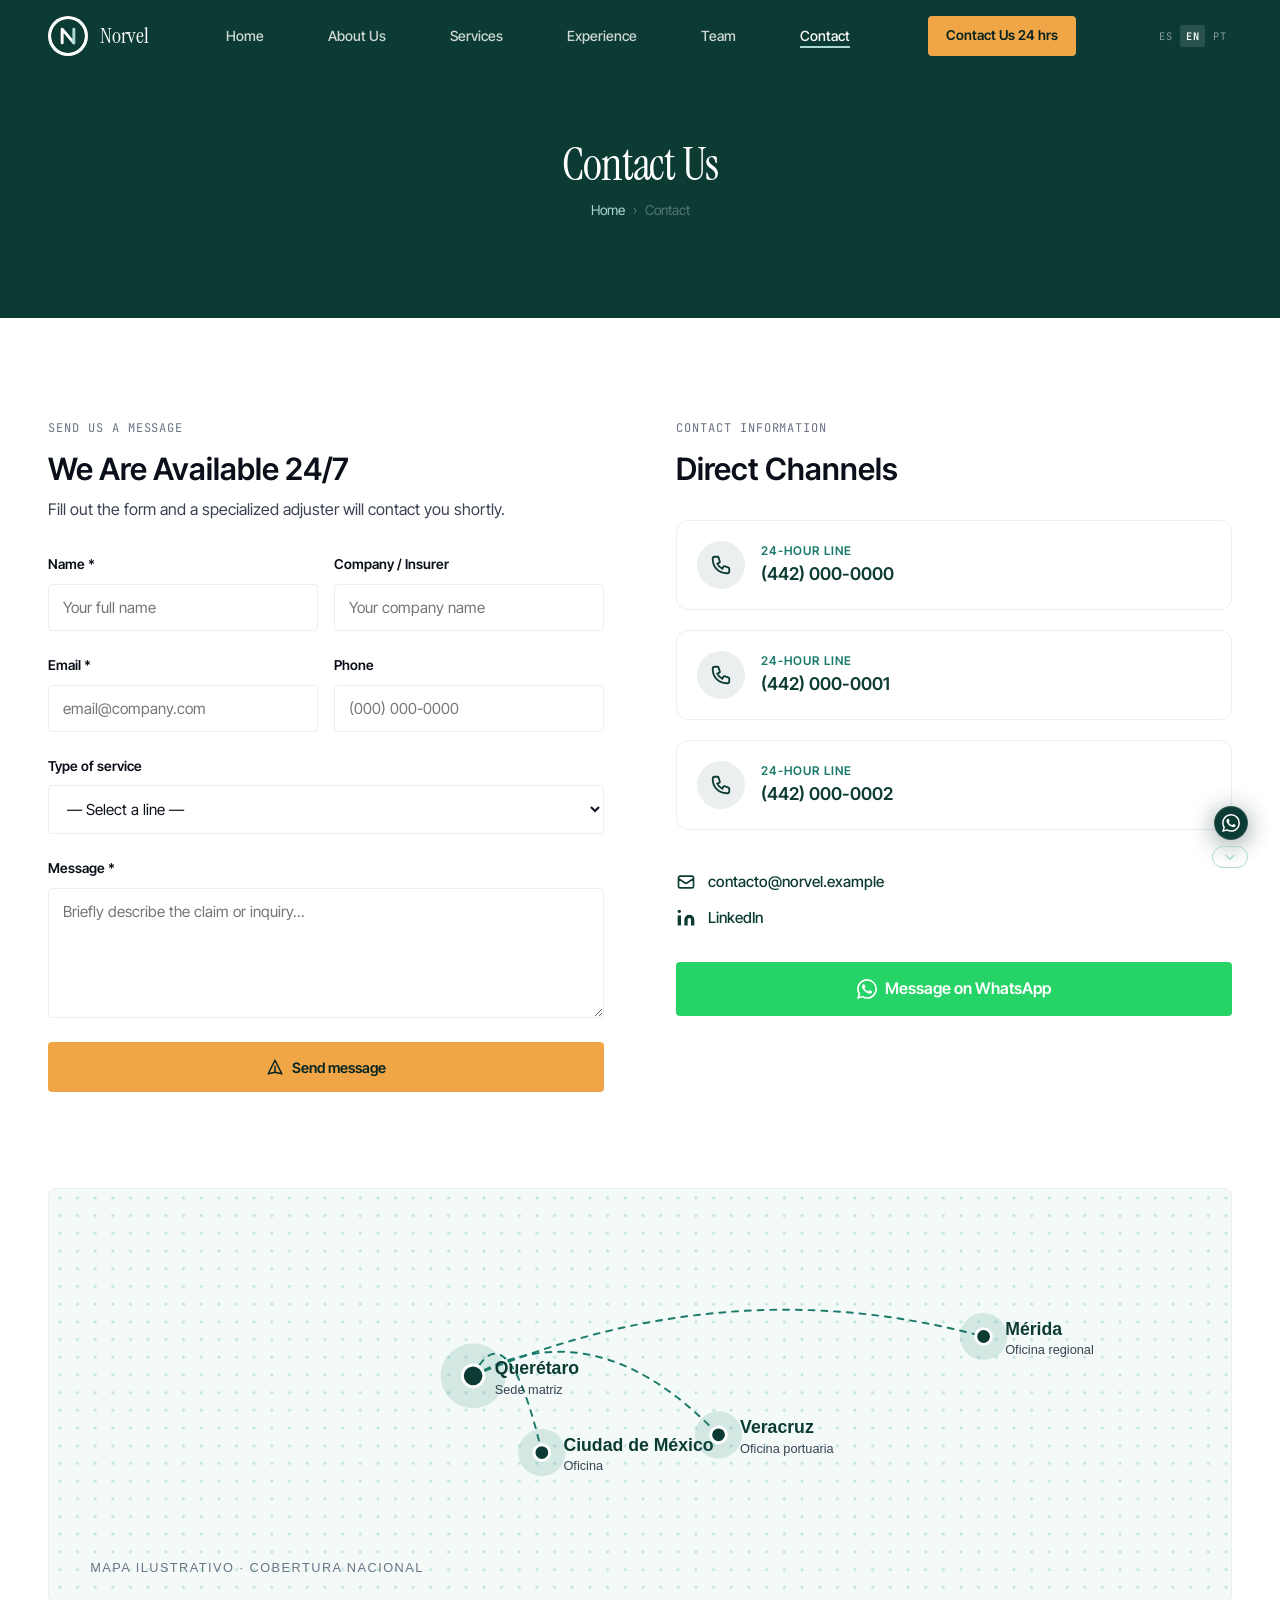
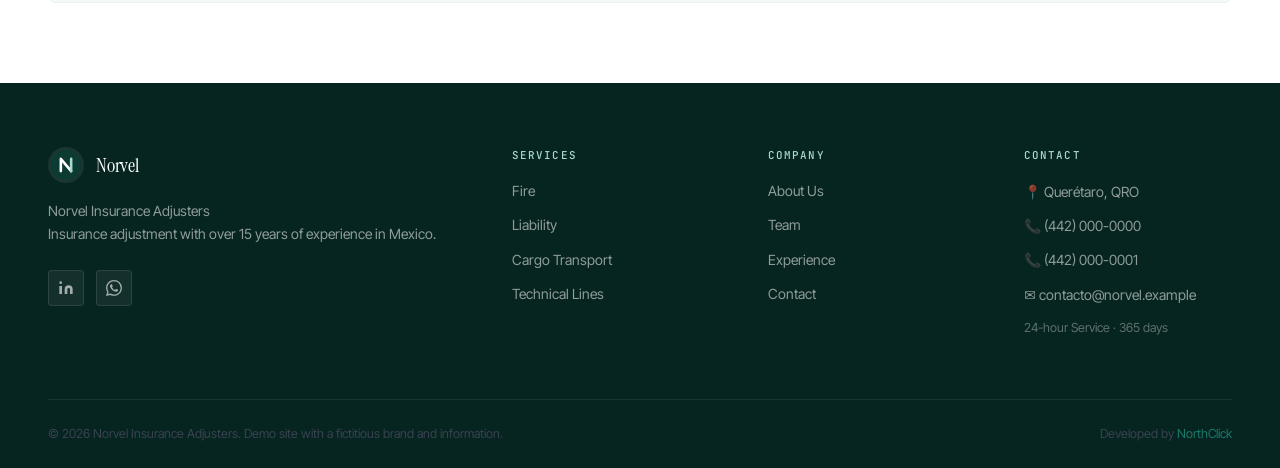
<file: contacto.html>
<!DOCTYPE html>
<html lang="es-MX">
<head>
  <meta charset="UTF-8">
  <meta name="viewport" content="width=device-width, initial-scale=1.0">
  <link rel="icon" href="assets/images/favicon.svg" type="image/svg+xml">
  <title>Contacto | Norvel — Ajustadores de Seguros 24 hrs</title>
  <meta name="description" content="Contacte a Norvel para ajuste de seguros en México. Atención 24 horas, 365 días. Oficinas en Querétaro, CDMX, Veracruz y Mérida.">
  <meta property="og:title" content="Contacto | Norvel">
  <meta property="og:description" content="Contáctenos para ajuste de seguros — disponibles 24 horas al día.">

  <!-- Schema.org LocalBusiness -->
  <script type="application/ld+json">
  {
    "@context":"https://schema.org",
    "@type":"LocalBusiness",
    "name":"Norvel Peritos Ajustadores",
    "telephone":["+524420000000","+524420000001","+524420000002"],
    "email":"contacto@norvel.example",
    "url":"https://norvel.example",
    "address":{
      "@type":"PostalAddress",
      "streetAddress":"Blvd. Demostración 100, Col. Centro",
      "addressLocality":"Querétaro",
      "addressRegion":"Querétaro",
      "addressCountry":"MX"
    },
    "sameAs":[]
  }
  </script>

  <link rel="preconnect" href="https://fonts.googleapis.com">
  <link rel="preconnect" href="https://fonts.gstatic.com" crossorigin>
  <link href="https://fonts.googleapis.com/css2?family=Instrument+Serif:ital@0;1&family=Inter+Tight:wght@400;500;600;700&family=JetBrains+Mono:wght@400;500;600&display=swap" rel="stylesheet">
  <link rel="stylesheet" href="css/main.css">
  <link rel="stylesheet" href="css/components.css">
</head>
<body>

  <!-- PAGE LOADER -->
  <div id="page-loader" class="page-loader" aria-hidden="true" role="presentation">
    <div class="page-loader__content">
      <p class="page-loader__brand">Norvel</p>
      <span class="page-loader__sep">|</span>
      <p class="page-loader__page" data-i18n="loader.contacto">Contacto</p>
    </div>
  </div>

  <!-- NAVBAR -->
  <nav class="navbar navbar--transparent" id="navbar" role="navigation" aria-label="Navegación principal">
    <div class="navbar__inner">
      <a href="index.html" class="navbar__logo" aria-label="Norvel — Inicio">
        <img src="assets/images/logo.svg" alt="Norvel logo" class="navbar__logo-img">
        <span class="navbar__logo-text">Norvel</span>
      </a>
      <ul class="navbar__nav" role="list">
        <li><a href="index.html" data-i18n="nav.inicio">Inicio</a></li>
        <li><a href="nosotros.html" data-i18n="nav.nosotros">Nosotros</a></li>
        <li><a href="servicios.html" data-i18n="nav.servicios">Servicios</a></li>
        <li><a href="experiencia.html" data-i18n="nav.experiencia">Experiencia</a></li>
        <li><a href="equipo.html" data-i18n="nav.equipo">Equipo</a></li>
        <li><a href="contacto.html" class="active" data-i18n="nav.contacto">Contacto</a></li>
      </ul>
      <a href="contacto.html" class="navbar__cta" data-i18n="nav.cta">Contáctanos 24 hrs</a>
      <div class="lang-switcher lang-switcher--desktop">
        <button class="lang-switcher__btn" data-lang="es" onclick="setLang('es')">ES</button>
        <button class="lang-switcher__btn" data-lang="en" onclick="setLang('en')">EN</button>
        <button class="lang-switcher__btn" data-lang="pt" onclick="setLang('pt')">PT</button>
      </div>
      <button class="navbar__hamburger" id="hamburger" aria-label="Abrir menú" aria-expanded="false">
        <span></span><span></span><span></span>
      </button>
    </div>
    <nav class="navbar__mobile" id="mobileMenu" aria-label="Menú móvil">
      <div class="navbar__mobile-header">
        <a href="index.html" class="navbar__logo" aria-label="Norvel — Inicio">
          <img src="assets/images/logo.svg" alt="Norvel logo" class="navbar__logo-img">
          <span class="navbar__logo-text">Norvel</span>
        </a>
        <button class="navbar__mobile-close" aria-label="Cerrar menú">
          <svg xmlns="http://www.w3.org/2000/svg" width="22" height="22" viewBox="0 0 24 24" fill="none" stroke="currentColor" stroke-width="2" stroke-linecap="round" aria-hidden="true"><line x1="18" y1="6" x2="6" y2="18"/><line x1="6" y1="6" x2="18" y2="18"/></svg>
        </button>
      </div>
      <div class="navbar__mobile-links">
        <a href="index.html" data-i18n="nav.inicio">Inicio</a>
        <a href="nosotros.html" data-i18n="nav.nosotros">Nosotros</a>
        <a href="servicios.html" data-i18n="nav.servicios">Servicios</a>
        <a href="experiencia.html" data-i18n="nav.experiencia">Experiencia</a>
        <a href="equipo.html" data-i18n="nav.equipo">Equipo</a>
        <a href="contacto.html" data-i18n="nav.contacto">Contacto</a>
      </div>
      <div class="lang-switcher lang-switcher--mobile">
        <button class="lang-switcher__btn" data-lang="es" onclick="setLang('es')">ES</button>
        <button class="lang-switcher__btn" data-lang="en" onclick="setLang('en')">EN</button>
        <button class="lang-switcher__btn" data-lang="pt" onclick="setLang('pt')">PT</button>
      </div>
    </nav>
  </nav>

  <!-- PAGE HERO -->
  <section class="page-hero" aria-label="Contacto">
    <div class="container">
      <h1 data-i18n="contact.page_title">Contáctenos</h1>
      <nav class="breadcrumb" aria-label="Ruta de navegación">
        <a href="index.html" data-i18n="nav.inicio">Inicio</a>
        <span>›</span>
        <span aria-current="page" data-i18n="contact.breadcrumb">Contacto</span>
      </nav>
    </div>
  </section>

  <!-- CONTACTO PRINCIPAL -->
  <section class="section" aria-label="Formulario de contacto">
    <div class="container">
      <div class="contact-grid">

        <!-- Formulario Formspree -->
        <div class="reveal">
          <p class="section-label" data-i18n="contact.form_label">Envíenos un Mensaje</p>
          <h2 class="section-title" style="margin-bottom:8px;" data-i18n="contact.form_title">Estamos Disponibles 24/7</h2>
          <p style="color:var(--color-gray-text);margin-bottom:32px;" data-i18n="contact.form_sub">Complete el formulario y un perito especializado se comunicará con usted a la brevedad.</p>

          <div class="form-alert" id="formSuccess" role="alert">
            ✓ Mensaje enviado con éxito. Nos comunicaremos en breve.
          </div>
          <div class="form-alert error" id="formError" role="alert" style="display:none;">
            ✗ Ocurrió un error. Por favor intente de nuevo o contáctenos por teléfono.
          </div>

          <!-- Apunta a Formspree — reemplazar YOUR_FORM_ID con el ID real -->
          <form class="contact-form" id="contactForm" action="https://formspree.io/f/YOUR_FORM_ID" method="POST" novalidate>
            <input type="hidden" name="_subject" value="Nuevo contacto desde norvel.example">
            <input type="hidden" name="_replyto" value="">

            <div class="form-row">
              <div class="form-group">
                <label for="nombre" data-i18n="contact.name">Nombre *</label>
                <input type="text" id="nombre" name="nombre" placeholder="Su nombre completo" data-i18n-placeholder="contact.name_ph" required autocomplete="name">
              </div>
              <div class="form-group">
                <label for="empresa" data-i18n="contact.company">Empresa / Aseguradora</label>
                <input type="text" id="empresa" name="empresa" placeholder="Nombre de su empresa" data-i18n-placeholder="contact.company_ph" autocomplete="organization">
              </div>
            </div>

            <div class="form-row">
              <div class="form-group">
                <label for="email" data-i18n="contact.email">Correo electrónico *</label>
                <input type="email" id="email" name="email" placeholder="correo@empresa.com" data-i18n-placeholder="contact.email_ph" required autocomplete="email">
              </div>
              <div class="form-group">
                <label for="telefono" data-i18n="contact.phone">Teléfono</label>
                <input type="tel" id="telefono" name="telefono" placeholder="(000) 000-0000" autocomplete="tel">
              </div>
            </div>

            <div class="form-group">
              <label for="servicio" data-i18n="contact.service">Tipo de servicio</label>
              <select id="servicio" name="servicio">
                <option value="" data-i18n="contact.service_default">— Seleccione un ramo —</option>
                <option value="incendio" data-i18n="contact.service_incendio">Incendio</option>
                <option value="rc" data-i18n="contact.service_rc">Responsabilidad Civil</option>
                <option value="diversos" data-i18n="contact.service_diversos">Diversos</option>
                <option value="gobierno" data-i18n="contact.service_gobierno">Cuentas de Gobierno</option>
                <option value="transporte" data-i18n="contact.service_transporte">Transporte de Carga</option>
                <option value="ramos-tecnicos" data-i18n="contact.service_tecnicos">Ramos Técnicos</option>
                <option value="catastrofico" data-i18n="contact.service_catastrofico">Siniestro Catastrófico</option>
                <option value="otro" data-i18n="contact.service_otro">Otro</option>
              </select>
            </div>

            <div class="form-group">
              <label for="mensaje" data-i18n="contact.message">Mensaje *</label>
              <textarea id="mensaje" name="mensaje" placeholder="Describa brevemente el siniestro o consulta..." data-i18n-placeholder="contact.message_ph" required></textarea>
            </div>

            <button type="submit" class="btn btn-primary" style="width:100%;justify-content:center;" id="submitBtn">
              <svg width="18" height="18" fill="none" viewBox="0 0 24 24" stroke="currentColor" stroke-width="2" aria-hidden="true"><path stroke-linecap="round" stroke-linejoin="round" d="M12 19l9 2-9-18-9 18 9-2zm0 0v-8"/></svg>
              <span data-i18n="contact.submit">Enviar mensaje</span>
            </button>
          </form>
        </div>

        <!-- Info de contacto -->
        <div class="reveal reveal-delay-1">
          <p class="section-label" data-i18n="contact.info_label">Información de Contacto</p>
          <h2 class="section-title" style="margin-bottom:32px;" data-i18n="contact.info_title">Canales Directos</h2>

          <!-- Teléfonos 24 hrs -->
          <div style="display:flex;flex-direction:column;gap:20px;margin-bottom:40px;">
            <a href="tel:+524420000000" style="display:flex;align-items:center;gap:16px;padding:20px;border:1px solid var(--color-border);border-radius:12px;transition:var(--transition);" onmouseover="this.style.borderColor='var(--color-gold)'" onmouseout="this.style.borderColor='var(--color-border)'">
              <div style="width:48px;height:48px;border-radius:50%;background:rgba(12,59,52,.08);display:flex;align-items:center;justify-content:center;flex-shrink:0;color:var(--color-navy);" aria-hidden="true">
                <svg width="22" height="22" fill="none" viewBox="0 0 24 24" stroke="currentColor" stroke-width="2"><path d="M3 5a2 2 0 012-2h3.28a1 1 0 01.948.684l1.498 4.493a1 1 0 01-.502 1.21l-2.257 1.13a11.042 11.042 0 005.516 5.516l1.13-2.257a1 1 0 011.21-.502l4.493 1.498a1 1 0 01.684.949V19a2 2 0 01-2 2h-1C9.716 21 3 14.284 3 6V5z"/></svg>
              </div>
              <div>
                <div style="font-size:.75rem;font-weight:600;color:var(--color-gold);text-transform:uppercase;letter-spacing:.08em;" data-i18n="contact.line24">Línea 24 hrs</div>
                <div style="font-size:1.1rem;font-weight:600;color:var(--color-navy);">(442) 000-0000</div>
              </div>
            </a>

            <a href="tel:+524420000001" style="display:flex;align-items:center;gap:16px;padding:20px;border:1px solid var(--color-border);border-radius:12px;transition:var(--transition);" onmouseover="this.style.borderColor='var(--color-gold)'" onmouseout="this.style.borderColor='var(--color-border)'">
              <div style="width:48px;height:48px;border-radius:50%;background:rgba(12,59,52,.08);display:flex;align-items:center;justify-content:center;flex-shrink:0;color:var(--color-navy);" aria-hidden="true">
                <svg width="22" height="22" fill="none" viewBox="0 0 24 24" stroke="currentColor" stroke-width="2"><path d="M3 5a2 2 0 012-2h3.28a1 1 0 01.948.684l1.498 4.493a1 1 0 01-.502 1.21l-2.257 1.13a11.042 11.042 0 005.516 5.516l1.13-2.257a1 1 0 011.21-.502l4.493 1.498a1 1 0 01.684.949V19a2 2 0 01-2 2h-1C9.716 21 3 14.284 3 6V5z"/></svg>
              </div>
              <div>
                <div style="font-size:.75rem;font-weight:600;color:var(--color-gold);text-transform:uppercase;letter-spacing:.08em;" data-i18n="contact.line24">Línea 24 hrs</div>
                <div style="font-size:1.1rem;font-weight:600;color:var(--color-navy);">(442) 000-0001</div>
              </div>
            </a>

            <a href="tel:+524420000002" style="display:flex;align-items:center;gap:16px;padding:20px;border:1px solid var(--color-border);border-radius:12px;transition:var(--transition);" onmouseover="this.style.borderColor='var(--color-gold)'" onmouseout="this.style.borderColor='var(--color-border)'">
              <div style="width:48px;height:48px;border-radius:50%;background:rgba(12,59,52,.08);display:flex;align-items:center;justify-content:center;flex-shrink:0;color:var(--color-navy);" aria-hidden="true">
                <svg width="22" height="22" fill="none" viewBox="0 0 24 24" stroke="currentColor" stroke-width="2"><path d="M3 5a2 2 0 012-2h3.28a1 1 0 01.948.684l1.498 4.493a1 1 0 01-.502 1.21l-2.257 1.13a11.042 11.042 0 005.516 5.516l1.13-2.257a1 1 0 011.21-.502l4.493 1.498a1 1 0 01.684.949V19a2 2 0 01-2 2h-1C9.716 21 3 14.284 3 6V5z"/></svg>
              </div>
              <div>
                <div style="font-size:.75rem;font-weight:600;color:var(--color-gold);text-transform:uppercase;letter-spacing:.08em;" data-i18n="contact.line24">Línea 24 hrs</div>
                <div style="font-size:1.1rem;font-weight:600;color:var(--color-navy);">(442) 000-0002</div>
              </div>
            </a>
          </div>

          <!-- Email y LinkedIn -->
          <div style="display:flex;flex-direction:column;gap:12px;margin-bottom:32px;">
            <a href="mailto:contacto@norvel.example" style="display:flex;align-items:center;gap:12px;color:var(--color-navy);font-weight:500;font-size:.95rem;">
              <svg width="20" height="20" fill="none" viewBox="0 0 24 24" stroke="currentColor" stroke-width="2" aria-hidden="true"><path d="M3 8l7.89 5.26a2 2 0 002.22 0L21 8M5 19h14a2 2 0 002-2V7a2 2 0 00-2-2H5a2 2 0 00-2 2v10a2 2 0 002 2z"/></svg>
              contacto@norvel.example
            </a>
            <a href="#" target="_blank" rel="noopener noreferrer" style="display:flex;align-items:center;gap:12px;color:var(--color-navy);font-weight:500;font-size:.95rem;">
              <svg width="20" height="20" fill="currentColor" viewBox="0 0 24 24" aria-hidden="true"><path d="M16 8a6 6 0 016 6v7h-4v-7a2 2 0 00-2-2 2 2 0 00-2 2v7h-4v-7a6 6 0 016-6zM2 9h4v12H2z"/><circle cx="4" cy="4" r="2"/></svg>
              LinkedIn
            </a>
          </div>

          <!-- WhatsApp directo -->
          <a href="https://wa.me/524420000000?text=Hola+Norvel%2C+me+interesa+conocer+sus+servicios+de+ajuste."
             target="_blank"
             rel="noopener noreferrer"
             class="btn"
             style="background:#25D366;color:white;width:100%;justify-content:center;font-size:1rem;"
             aria-label="Abrir chat de WhatsApp con Norvel">
            <svg width="20" height="20" fill="currentColor" viewBox="0 0 24 24" aria-hidden="true"><path d="M17.472 14.382c-.297-.149-1.758-.867-2.03-.967-.273-.099-.471-.148-.67.15-.197.297-.767.966-.94 1.164-.173.199-.347.223-.644.075-.297-.15-1.255-.463-2.39-1.475-.883-.788-1.48-1.761-1.653-2.059-.173-.297-.018-.458.13-.606.134-.133.298-.347.446-.52.149-.174.198-.298.298-.497.099-.198.05-.371-.025-.52-.075-.149-.669-1.612-.916-2.207-.242-.579-.487-.5-.669-.51-.173-.008-.371-.01-.57-.01-.198 0-.52.074-.792.372-.272.297-1.04 1.016-1.04 2.479 0 1.462 1.065 2.875 1.213 3.074.149.198 2.096 3.2 5.077 4.487.709.306 1.262.489 1.694.625.712.227 1.36.195 1.871.118.571-.085 1.758-.719 2.006-1.413.248-.694.248-1.289.173-1.413-.074-.124-.272-.198-.57-.347m-5.421 7.403h-.004a9.87 9.87 0 01-5.031-1.378l-.361-.214-3.741.982.998-3.648-.235-.374a9.86 9.86 0 01-1.51-5.26c.001-5.45 4.436-9.884 9.888-9.884 2.64 0 5.122 1.03 6.988 2.898a9.825 9.825 0 012.893 6.994c-.003 5.45-4.437 9.884-9.885 9.884m8.413-18.297A11.815 11.815 0 0012.05 0C5.495 0 .16 5.335.157 11.892c0 2.096.547 4.142 1.588 5.945L.057 24l6.305-1.654a11.882 11.882 0 005.683 1.448h.005c6.554 0 11.89-5.335 11.893-11.893a11.821 11.821 0 00-3.48-8.413z"/></svg>
            <span data-i18n="contact.wa_btn">Escribir por WhatsApp</span>
          </a>
        </div>
      </div>
    </div>
  </section>

  <!-- MAPA -->
  <section style="padding:0 0 80px;" aria-label="Mapa sede Querétaro">
    <div class="container">
      <img class="map-embed" src="assets/images/coverage-map.svg" alt="Mapa ilustrativo de cobertura nacional" loading="lazy">
    </div>
  </section>

  <!-- FOOTER -->
  <footer class="footer" role="contentinfo">
    <div class="container">
      <div class="footer__grid">
        <div class="footer__brand">
          <div class="footer__logo">
            <img src="assets/images/logo.svg" alt="Norvel" class="footer__logo-img">
            <span class="footer__logo-text">Norvel</span>
          </div>
          <p data-i18n-html="footer.desc">Norvel Peritos Ajustadores<br>Ajuste de seguros con más de 15 años de experiencia en México.</p>
          <div class="footer__social">
            <a href="#" target="_blank" rel="noopener noreferrer" aria-label="LinkedIn">
              <svg width="16" height="16" fill="currentColor" viewBox="0 0 24 24" aria-hidden="true"><path d="M16 8a6 6 0 016 6v7h-4v-7a2 2 0 00-2-2 2 2 0 00-2 2v7h-4v-7a6 6 0 016-6zM2 9h4v12H2z"/><circle cx="4" cy="4" r="2"/></svg>
            </a>
            <a href="https://wa.me/524420000000" target="_blank" rel="noopener noreferrer" aria-label="WhatsApp">
              <svg width="16" height="16" fill="currentColor" viewBox="0 0 24 24" aria-hidden="true"><path d="M17.472 14.382c-.297-.149-1.758-.867-2.03-.967-.273-.099-.471-.148-.67.15-.197.297-.767.966-.94 1.164-.173.199-.347.223-.644.075-.297-.15-1.255-.463-2.39-1.475-.883-.788-1.48-1.761-1.653-2.059-.173-.297-.018-.458.13-.606.134-.133.298-.347.446-.52.149-.174.198-.298.298-.497.099-.198.05-.371-.025-.52-.075-.149-.669-1.612-.916-2.207-.242-.579-.487-.5-.669-.51-.173-.008-.371-.01-.57-.01-.198 0-.52.074-.792.372-.272.297-1.04 1.016-1.04 2.479 0 1.462 1.065 2.875 1.213 3.074.149.198 2.096 3.2 5.077 4.487.709.306 1.262.489 1.694.625.712.227 1.36.195 1.871.118.571-.085 1.758-.719 2.006-1.413.248-.694.248-1.289.173-1.413-.074-.124-.272-.198-.57-.347m-5.421 7.403h-.004a9.87 9.87 0 01-5.031-1.378l-.361-.214-3.741.982.998-3.648-.235-.374a9.86 9.86 0 01-1.51-5.26c.001-5.45 4.436-9.884 9.888-9.884 2.64 0 5.122 1.03 6.988 2.898a9.825 9.825 0 012.893 6.994c-.003 5.45-4.437 9.884-9.885 9.884m8.413-18.297A11.815 11.815 0 0012.05 0C5.495 0 .16 5.335.157 11.892c0 2.096.547 4.142 1.588 5.945L.057 24l6.305-1.654a11.882 11.882 0 005.683 1.448h.005c6.554 0 11.89-5.335 11.893-11.893a11.821 11.821 0 00-3.48-8.413z"/></svg>
            </a>
          </div>
        </div>
        <div class="footer__col">
          <h5 data-i18n="footer.servicios">Servicios</h5>
          <a href="servicios.html#incendio" data-i18n="footer.incendio">Incendio</a>
          <a href="servicios.html#rc" data-i18n="footer.rc">Responsabilidad Civil</a>
          <a href="servicios.html#transporte" data-i18n="footer.transporte">Transporte de Carga</a>
          <a href="servicios.html#ramos-tecnicos" data-i18n="footer.ramos">Ramos Técnicos</a>
        </div>
        <div class="footer__col">
          <h5 data-i18n="footer.empresa">Empresa</h5>
          <a href="nosotros.html" data-i18n="nav.nosotros">Nosotros</a>
          <a href="equipo.html" data-i18n="nav.equipo">Equipo</a>
          <a href="experiencia.html" data-i18n="nav.experiencia">Experiencia</a>
          <a href="contacto.html" data-i18n="nav.contacto">Contacto</a>
        </div>
        <div class="footer__col">
          <h5 data-i18n="footer.contacto_title">Contacto</h5>
          <p data-i18n="footer.ubicacion">📍 Querétaro, QRO</p>
          <a href="tel:+524420000000">📞 (442) 000-0000</a>
          <a href="tel:+524420000001">📞 (442) 000-0001</a>
          <a href="mailto:contacto@norvel.example">✉ contacto@norvel.example</a>
          <p style="margin-top:8px;font-size:.78rem;color:rgba(255,255,255,.35);" data-i18n="footer.atencion">Atención 24 hrs · 365 días</p>
        </div>
      </div>
      <div class="footer__bottom">
        <p data-i18n="footer.copy">© 2026 Norvel Peritos Ajustadores. Sitio demostrativo con marca e información ficticias.</p>
        <p><span data-i18n="footer.dev">Desarrollado por</span> <a href="https://northclick.net" target="_blank" rel="noopener noreferrer" style="color:var(--color-gold);">NorthClick</a></p>
      </div>
    </div>
  </footer>

  <div class="whatsapp-widget" id="whatsappWidget">
    <a href="https://wa.me/524420000000?text=Hola+Norvel%2C+me+interesa+conocer+sus+servicios+de+ajuste." class="whatsapp-btn" target="_blank" rel="noopener noreferrer" aria-label="Contactar por WhatsApp">
      <svg viewBox="0 0 24 24" fill="white" aria-hidden="true"><path d="M17.472 14.382c-.297-.149-1.758-.867-2.03-.967-.273-.099-.471-.148-.67.15-.197.297-.767.966-.94 1.164-.173.199-.347.223-.644.075-.297-.15-1.255-.463-2.39-1.475-.883-.788-1.48-1.761-1.653-2.059-.173-.297-.018-.458.13-.606.134-.133.298-.347.446-.52.149-.174.198-.298.298-.497.099-.198.05-.371-.025-.52-.075-.149-.669-1.612-.916-2.207-.242-.579-.487-.5-.669-.51-.173-.008-.371-.01-.57-.01-.198 0-.52.074-.792.372-.272.297-1.04 1.016-1.04 2.479 0 1.462 1.065 2.875 1.213 3.074.149.198 2.096 3.2 5.077 4.487.709.306 1.262.489 1.694.625.712.227 1.36.195 1.871.118.571-.085 1.758-.719 2.006-1.413.248-.694.248-1.289.173-1.413-.074-.124-.272-.198-.57-.347m-5.421 7.403h-.004a9.87 9.87 0 01-5.031-1.378l-.361-.214-3.741.982.998-3.648-.235-.374a9.86 9.86 0 01-1.51-5.26c.001-5.45 4.436-9.884 9.888-9.884 2.64 0 5.122 1.03 6.988 2.898a9.825 9.825 0 012.893 6.994c-.003 5.45-4.437 9.884-9.885 9.884m8.413-18.297A11.815 11.815 0 0012.05 0C5.495 0 .16 5.335.157 11.892c0 2.096.547 4.142 1.588 5.945L.057 24l6.305-1.654a11.882 11.882 0 005.683 1.448h.005c6.554 0 11.89-5.335 11.893-11.893a11.821 11.821 0 00-3.48-8.413z"/></svg>
    </a>
    <button class="whatsapp-toggle" id="whatsappToggle" aria-label="Minimizar WhatsApp">
      <svg width="14" height="14" viewBox="0 0 24 24" fill="none" stroke="currentColor" stroke-width="2.5" aria-hidden="true"><path stroke-linecap="round" stroke-linejoin="round" d="M19 9l-7 7-7-7"/></svg>
    </button>
  </div>

  <script src="js/translations.js"></script>
  <script src="js/i18n.js"></script>
  <script src="js/main.js"></script>
</body>
</html>
</file>
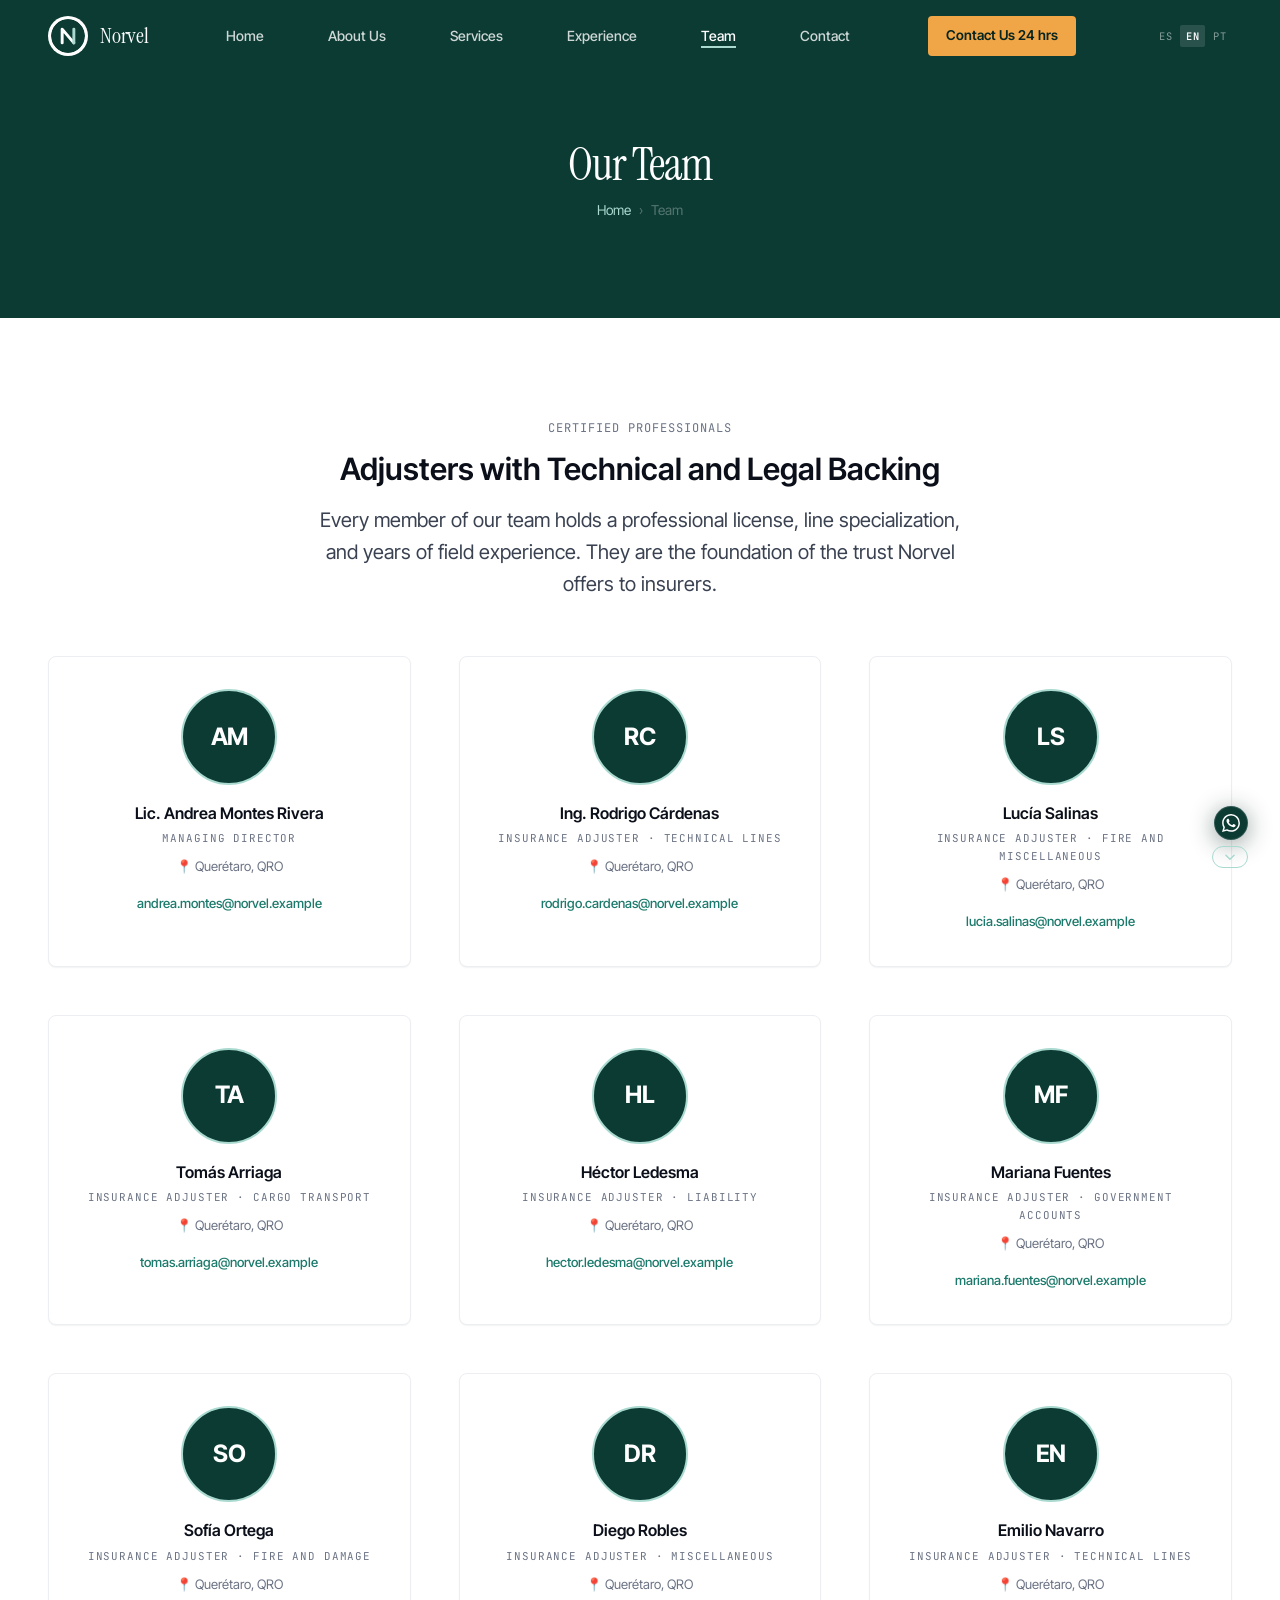
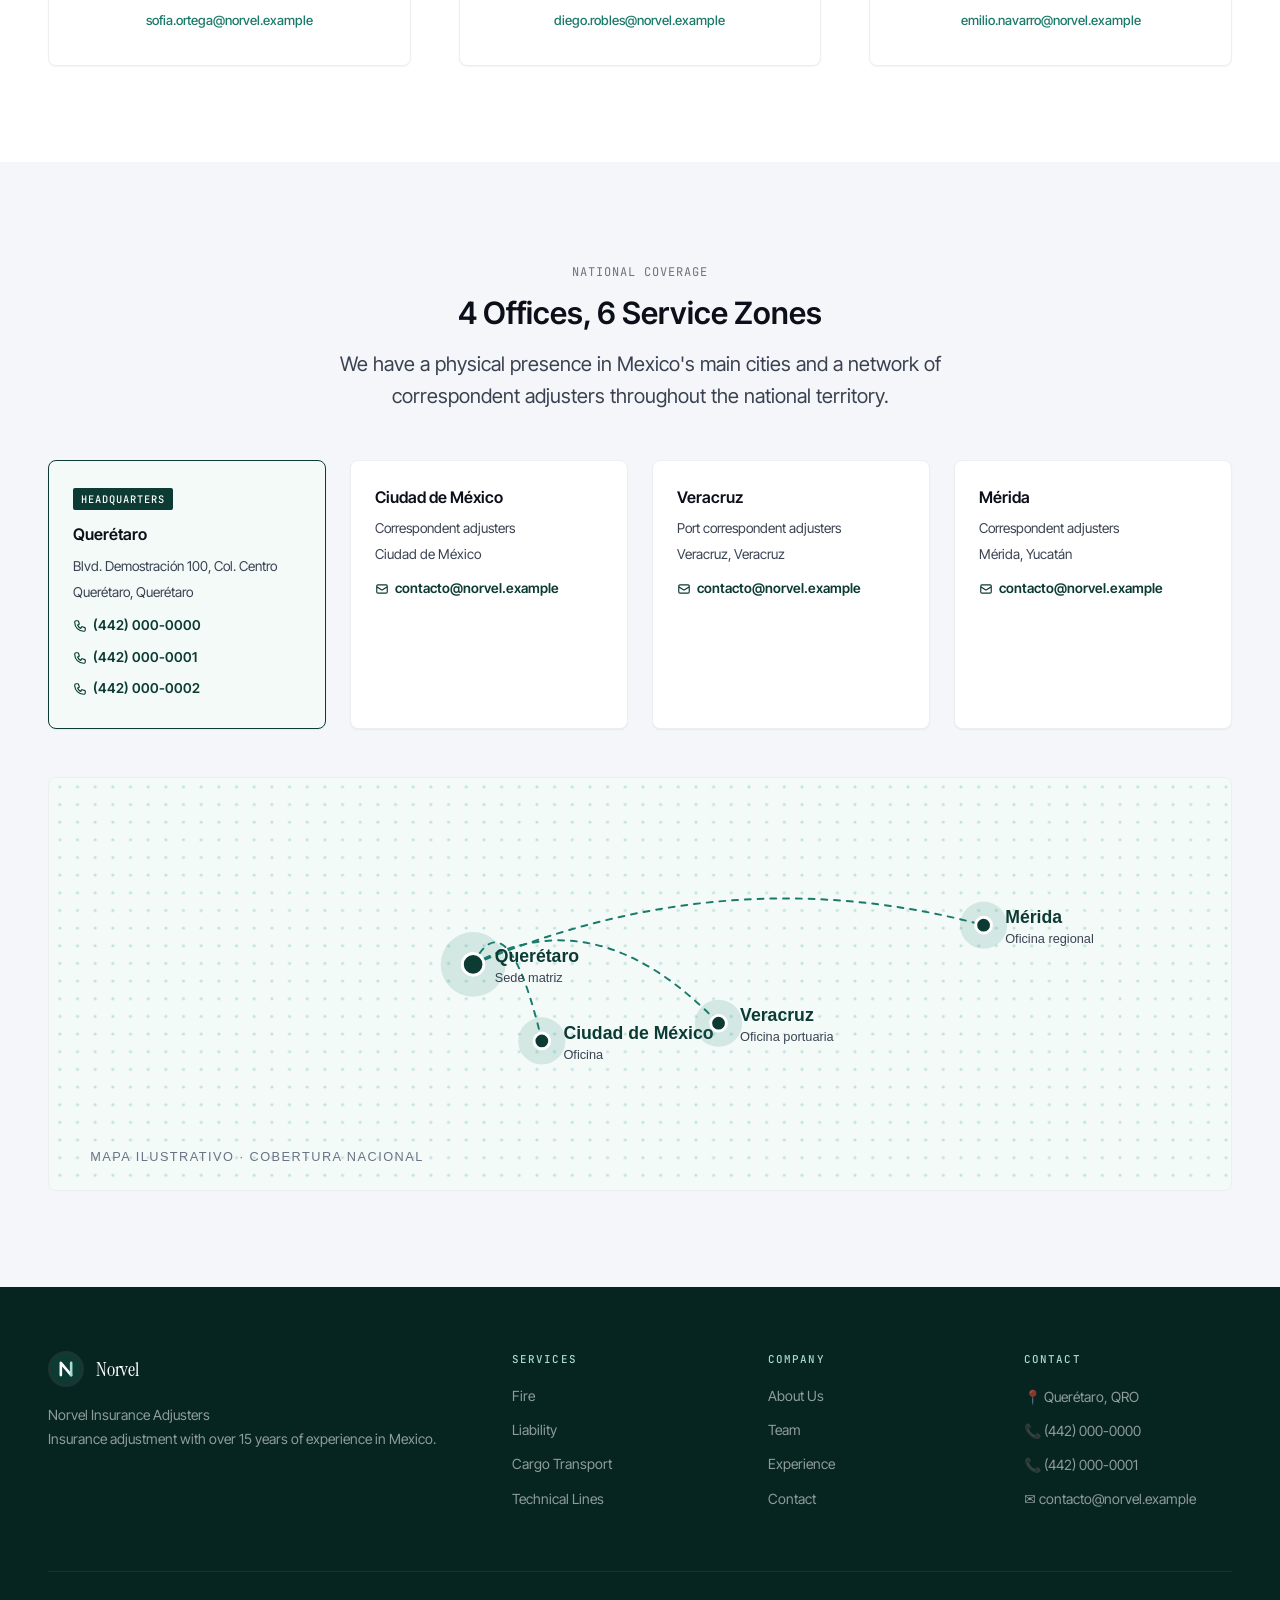
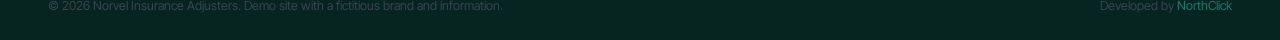
<file: equipo.html>
<!DOCTYPE html>
<html lang="es-MX">
<head>
  <meta charset="UTF-8">
  <meta name="viewport" content="width=device-width, initial-scale=1.0">
  <link rel="icon" href="assets/images/favicon.svg" type="image/svg+xml">
  <title>Equipo | Norvel — Peritos Ajustadores Certificados</title>
  <meta name="description" content="Conoce al equipo de peritos ajustadores certificados de Norvel. 9 profesionales especializados en los principales ramos del seguro en México.">
  <meta property="og:title" content="Equipo | Norvel">
  <meta property="og:description" content="Equipo de peritos certificados de Norvel — Querétaro, CDMX, Veracruz y Mérida.">
  <link rel="preconnect" href="https://fonts.googleapis.com">
  <link rel="preconnect" href="https://fonts.gstatic.com" crossorigin>
  <link href="https://fonts.googleapis.com/css2?family=Instrument+Serif:ital@0;1&family=Inter+Tight:wght@400;500;600;700&family=JetBrains+Mono:wght@400;500;600&display=swap" rel="stylesheet">
  <link rel="stylesheet" href="css/main.css">
  <link rel="stylesheet" href="css/components.css">
</head>
<body>

  <!-- PAGE LOADER -->
  <div id="page-loader" class="page-loader" aria-hidden="true" role="presentation">
    <div class="page-loader__content">
      <p class="page-loader__brand">Norvel</p>
      <span class="page-loader__sep">|</span>
      <p class="page-loader__page" data-i18n="loader.equipo">Equipo</p>
    </div>
  </div>

  <!-- NAVBAR -->
  <nav class="navbar navbar--transparent" id="navbar" role="navigation" aria-label="Navegación principal">
    <div class="navbar__inner">
      <a href="index.html" class="navbar__logo" aria-label="Norvel — Inicio">
        <img src="assets/images/logo.svg" alt="Norvel logo" class="navbar__logo-img">
        <span class="navbar__logo-text">Norvel</span>
      </a>
      <ul class="navbar__nav" role="list">
        <li><a href="index.html" data-i18n="nav.inicio">Inicio</a></li>
        <li><a href="nosotros.html" data-i18n="nav.nosotros">Nosotros</a></li>
        <li><a href="servicios.html" data-i18n="nav.servicios">Servicios</a></li>
        <li><a href="experiencia.html" data-i18n="nav.experiencia">Experiencia</a></li>
        <li><a href="equipo.html" class="active" data-i18n="nav.equipo">Equipo</a></li>
        <li><a href="contacto.html" data-i18n="nav.contacto">Contacto</a></li>
      </ul>
      <a href="contacto.html" class="navbar__cta" data-i18n="nav.cta">Contáctanos 24 hrs</a>
      <div class="lang-switcher lang-switcher--desktop">
        <button class="lang-switcher__btn" data-lang="es" onclick="setLang('es')">ES</button>
        <button class="lang-switcher__btn" data-lang="en" onclick="setLang('en')">EN</button>
        <button class="lang-switcher__btn" data-lang="pt" onclick="setLang('pt')">PT</button>
      </div>
      <button class="navbar__hamburger" id="hamburger" aria-label="Abrir menú" aria-expanded="false">
        <span></span><span></span><span></span>
      </button>
    </div>
    <nav class="navbar__mobile" id="mobileMenu" aria-label="Menú móvil">
      <div class="navbar__mobile-header">
        <a href="index.html" class="navbar__logo" aria-label="Norvel — Inicio">
          <img src="assets/images/logo.svg" alt="Norvel logo" class="navbar__logo-img">
          <span class="navbar__logo-text">Norvel</span>
        </a>
        <button class="navbar__mobile-close" aria-label="Cerrar menú">
          <svg xmlns="http://www.w3.org/2000/svg" width="22" height="22" viewBox="0 0 24 24" fill="none" stroke="currentColor" stroke-width="2" stroke-linecap="round" aria-hidden="true"><line x1="18" y1="6" x2="6" y2="18"/><line x1="6" y1="6" x2="18" y2="18"/></svg>
        </button>
      </div>
      <div class="navbar__mobile-links">
        <a href="index.html" data-i18n="nav.inicio">Inicio</a>
        <a href="nosotros.html" data-i18n="nav.nosotros">Nosotros</a>
        <a href="servicios.html" data-i18n="nav.servicios">Servicios</a>
        <a href="experiencia.html" data-i18n="nav.experiencia">Experiencia</a>
        <a href="equipo.html" data-i18n="nav.equipo">Equipo</a>
        <a href="contacto.html" data-i18n="nav.contacto">Contacto</a>
      </div>
      <div class="lang-switcher lang-switcher--mobile">
        <button class="lang-switcher__btn" data-lang="es" onclick="setLang('es')">ES</button>
        <button class="lang-switcher__btn" data-lang="en" onclick="setLang('en')">EN</button>
        <button class="lang-switcher__btn" data-lang="pt" onclick="setLang('pt')">PT</button>
      </div>
    </nav>
  </nav>

  <!-- PAGE HERO -->
  <section class="page-hero" aria-label="Equipo">
    <div class="container">
      <h1 data-i18n="team.page_title">Nuestro Equipo</h1>
      <nav class="breadcrumb" aria-label="Ruta de navegación">
        <a href="index.html" data-i18n="nav.inicio">Inicio</a>
        <span>›</span>
        <span aria-current="page" data-i18n="team.breadcrumb">Equipo</span>
      </nav>
    </div>
  </section>

  <!-- EQUIPO -->
  <section class="section" aria-label="Peritos y directivos">
    <div class="container">
      <div class="text-center">
        <p class="section-label" data-i18n="team.label">Profesionales Certificados</p>
        <h2 class="section-title" data-i18n="team.title">Peritos con Respaldo Técnico y Legal</h2>
        <p class="section-sub" data-i18n="team.sub" style="margin:0 auto 56px;">Cada miembro de nuestro equipo cuenta con cédula profesional, especialización en ramo y años de experiencia en campo. Son la base de la confianza que Norvel ofrece a las aseguradoras.</p>
      </div>

      <div class="team-grid" id="teamGrid">

        <article class="team-card reveal">
          <div class="team-card__photo-placeholder" aria-hidden="true">AM</div>
          <h4>Lic. Andrea Montes Rivera</h4>
          <p class="team-card__role" data-i18n="team.role_director">Dirección General</p>
          <p class="team-card__office">📍 Querétaro, QRO</p>
          <a href="mailto:andrea.montes@norvel.example" class="team-card__email">andrea.montes@norvel.example</a>
        </article>

        <article class="team-card reveal reveal-delay-1">
          <div class="team-card__photo-placeholder" aria-hidden="true">RC</div>
          <h4>Ing. Rodrigo Cárdenas</h4>
          <p class="team-card__role" data-i18n="team.role_tech">Perito Ajustador · Ramos Técnicos</p>
          <p class="team-card__office">📍 Querétaro, QRO</p>
          <a href="mailto:rodrigo.cardenas@norvel.example" class="team-card__email">rodrigo.cardenas@norvel.example</a>
        </article>

        <article class="team-card reveal reveal-delay-2">
          <div class="team-card__photo-placeholder" aria-hidden="true">LS</div>
          <h4>Lucía Salinas</h4>
          <p class="team-card__role" data-i18n="team.role_fire">Perita Ajustadora · Incendio y Diversos</p>
          <p class="team-card__office">📍 Querétaro, QRO</p>
          <a href="mailto:lucia.salinas@norvel.example" class="team-card__email">lucia.salinas@norvel.example</a>
        </article>

        <article class="team-card reveal">
          <div class="team-card__photo-placeholder" aria-hidden="true">TA</div>
          <h4>Tomás Arriaga</h4>
          <p class="team-card__role" data-i18n="team.role_cargo">Perito Ajustador · Transporte de Carga</p>
          <p class="team-card__office">📍 Querétaro, QRO</p>
          <a href="mailto:tomas.arriaga@norvel.example" class="team-card__email">tomas.arriaga@norvel.example</a>
        </article>

        <article class="team-card reveal reveal-delay-1">
          <div class="team-card__photo-placeholder" aria-hidden="true">HL</div>
          <h4>Héctor Ledesma</h4>
          <p class="team-card__role" data-i18n="team.role_rc">Perito Ajustador · Responsabilidad Civil</p>
          <p class="team-card__office">📍 Querétaro, QRO</p>
          <a href="mailto:hector.ledesma@norvel.example" class="team-card__email">hector.ledesma@norvel.example</a>
        </article>

        <article class="team-card reveal reveal-delay-2">
          <div class="team-card__photo-placeholder" aria-hidden="true">MF</div>
          <h4>Mariana Fuentes</h4>
          <p class="team-card__role" data-i18n="team.role_gov">Perita Ajustadora · Cuentas de Gobierno</p>
          <p class="team-card__office">📍 Querétaro, QRO</p>
          <a href="mailto:mariana.fuentes@norvel.example" class="team-card__email">mariana.fuentes@norvel.example</a>
        </article>

        <article class="team-card reveal">
          <div class="team-card__photo-placeholder" aria-hidden="true">SO</div>
          <h4>Sofía Ortega</h4>
          <p class="team-card__role" data-i18n="team.role_damage">Perita Ajustadora · Incendio y Daños</p>
          <p class="team-card__office">📍 Querétaro, QRO</p>
          <a href="mailto:sofia.ortega@norvel.example" class="team-card__email">sofia.ortega@norvel.example</a>
        </article>

        <article class="team-card reveal reveal-delay-1">
          <div class="team-card__photo-placeholder" aria-hidden="true">DR</div>
          <h4>Diego Robles</h4>
          <p class="team-card__role" data-i18n="team.role_misc">Perito Ajustador · Diversos</p>
          <p class="team-card__office">📍 Querétaro, QRO</p>
          <a href="mailto:diego.robles@norvel.example" class="team-card__email">diego.robles@norvel.example</a>
        </article>

        <article class="team-card reveal reveal-delay-2">
          <div class="team-card__photo-placeholder" aria-hidden="true">EN</div>
          <h4>Emilio Navarro</h4>
          <p class="team-card__role" data-i18n="team.role_tech2">Perito Ajustador · Ramos Técnicos</p>
          <p class="team-card__office">📍 Querétaro, QRO</p>
          <a href="mailto:emilio.navarro@norvel.example" class="team-card__email">emilio.navarro@norvel.example</a>
        </article>

      </div>
    </div>
  </section>

  <!-- PRESENCIA — Mapa y oficinas -->
  <section class="section section--gray" id="presencia" aria-label="Presencia nacional">
    <div class="container">
      <div class="text-center">
        <p class="section-label" data-i18n="team.offices_label">Cobertura Nacional</p>
        <h2 class="section-title" data-i18n="team.offices_title">4 Oficinas, 6 Zonas de Servicio</h2>
        <p class="section-sub" data-i18n="team.offices_sub" style="margin:0 auto 48px;">Contamos con presencia física en las principales ciudades de México y una red de peritos corresponsales en todo el territorio nacional.</p>
      </div>

      <div class="offices-grid">
        <div class="office-card office-card--hq reveal">
          <div class="office-card__badge" data-i18n="team.hq_badge">Sede Matriz</div>
          <h4>Querétaro</h4>
          <p>Blvd. Demostración 100, Col. Centro</p>
          <p>Querétaro, Querétaro</p>
          <a href="tel:+524420000000" class="office-card__phone">
            <svg width="14" height="14" fill="none" viewBox="0 0 24 24" stroke="currentColor" stroke-width="2" aria-hidden="true"><path d="M3 5a2 2 0 012-2h3.28a1 1 0 01.948.684l1.498 4.493a1 1 0 01-.502 1.21l-2.257 1.13a11.042 11.042 0 005.516 5.516l1.13-2.257a1 1 0 011.21-.502l4.493 1.498a1 1 0 01.684.949V19a2 2 0 01-2 2h-1C9.716 21 3 14.284 3 6V5z"/></svg>
            (442) 000-0000
          </a>
          <a href="tel:+524420000001" class="office-card__phone" style="margin-top:6px;">
            <svg width="14" height="14" fill="none" viewBox="0 0 24 24" stroke="currentColor" stroke-width="2" aria-hidden="true"><path d="M3 5a2 2 0 012-2h3.28a1 1 0 01.948.684l1.498 4.493a1 1 0 01-.502 1.21l-2.257 1.13a11.042 11.042 0 005.516 5.516l1.13-2.257a1 1 0 011.21-.502l4.493 1.498a1 1 0 01.684.949V19a2 2 0 01-2 2h-1C9.716 21 3 14.284 3 6V5z"/></svg>
            (442) 000-0001
          </a>
          <a href="tel:+524420000002" class="office-card__phone" style="margin-top:6px;">
            <svg width="14" height="14" fill="none" viewBox="0 0 24 24" stroke="currentColor" stroke-width="2" aria-hidden="true"><path d="M3 5a2 2 0 012-2h3.28a1 1 0 01.948.684l1.498 4.493a1 1 0 01-.502 1.21l-2.257 1.13a11.042 11.042 0 005.516 5.516l1.13-2.257a1 1 0 011.21-.502l4.493 1.498a1 1 0 01.684.949V19a2 2 0 01-2 2h-1C9.716 21 3 14.284 3 6V5z"/></svg>
            (442) 000-0002
          </a>
        </div>

        <div class="office-card reveal reveal-delay-1">
          <h4>Ciudad de México</h4>
          <p data-i18n="team.correspondents">Peritos corresponsales</p>
          <p>Ciudad de México</p>
          <a href="mailto:contacto@norvel.example" class="office-card__phone">
            <svg width="14" height="14" fill="none" viewBox="0 0 24 24" stroke="currentColor" stroke-width="2" aria-hidden="true"><path d="M3 8l7.89 5.26a2 2 0 002.22 0L21 8M5 19h14a2 2 0 002-2V7a2 2 0 00-2-2H5a2 2 0 00-2 2v10a2 2 0 002 2z"/></svg>
            contacto@norvel.example
          </a>
        </div>

        <div class="office-card reveal reveal-delay-2">
          <h4>Veracruz</h4>
          <p data-i18n="team.port_correspondents">Peritos corresponsales en Puerto</p>
          <p>Veracruz, Veracruz</p>
          <a href="mailto:contacto@norvel.example" class="office-card__phone">
            <svg width="14" height="14" fill="none" viewBox="0 0 24 24" stroke="currentColor" stroke-width="2" aria-hidden="true"><path d="M3 8l7.89 5.26a2 2 0 002.22 0L21 8M5 19h14a2 2 0 002-2V7a2 2 0 00-2-2H5a2 2 0 00-2 2v10a2 2 0 002 2z"/></svg>
            contacto@norvel.example
          </a>
        </div>

        <div class="office-card reveal reveal-delay-3">
          <h4>Mérida</h4>
          <p data-i18n="team.correspondents">Peritos corresponsales</p>
          <p>Mérida, Yucatán</p>
          <a href="mailto:contacto@norvel.example" class="office-card__phone">
            <svg width="14" height="14" fill="none" viewBox="0 0 24 24" stroke="currentColor" stroke-width="2" aria-hidden="true"><path d="M3 8l7.89 5.26a2 2 0 002.22 0L21 8M5 19h14a2 2 0 002-2V7a2 2 0 00-2-2H5a2 2 0 00-2 2v10a2 2 0 002 2z"/></svg>
            contacto@norvel.example
          </a>
        </div>
      </div>

      <!-- Mapa Google Maps embed con 4 oficinas -->
      <img class="map-embed" src="assets/images/coverage-map.svg" alt="Mapa ilustrativo de cobertura nacional" loading="lazy">
    </div>
  </section>

  <!-- FOOTER -->
  <footer class="footer" role="contentinfo">
    <div class="container">
      <div class="footer__grid">
        <div class="footer__brand">
          <div class="footer__logo">
            <img src="assets/images/logo.svg" alt="Norvel" class="footer__logo-img">
            <span class="footer__logo-text">Norvel</span>
          </div>
          <p data-i18n-html="footer.desc">Norvel Peritos Ajustadores<br>Ajuste de seguros con más de 15 años de experiencia en México.</p>
        </div>
        <div class="footer__col">
          <h5 data-i18n="footer.servicios">Servicios</h5>
          <a href="servicios.html#incendio" data-i18n="footer.incendio">Incendio</a>
          <a href="servicios.html#rc" data-i18n="footer.rc">Responsabilidad Civil</a>
          <a href="servicios.html#transporte" data-i18n="footer.transporte">Transporte de Carga</a>
          <a href="servicios.html#ramos-tecnicos" data-i18n="footer.ramos">Ramos Técnicos</a>
        </div>
        <div class="footer__col">
          <h5 data-i18n="footer.empresa">Empresa</h5>
          <a href="nosotros.html" data-i18n="nav.nosotros">Nosotros</a>
          <a href="equipo.html" data-i18n="nav.equipo">Equipo</a>
          <a href="experiencia.html" data-i18n="nav.experiencia">Experiencia</a>
          <a href="contacto.html" data-i18n="nav.contacto">Contacto</a>
        </div>
        <div class="footer__col">
          <h5 data-i18n="footer.contacto_title">Contacto</h5>
          <p data-i18n="footer.ubicacion">📍 Querétaro, QRO</p>
          <a href="tel:+524420000000">📞 (442) 000-0000</a>
          <a href="tel:+524420000001">📞 (442) 000-0001</a>
          <a href="mailto:contacto@norvel.example">✉ contacto@norvel.example</a>
        </div>
      </div>
      <div class="footer__bottom">
        <p data-i18n="footer.copy">© 2026 Norvel Peritos Ajustadores. Sitio demostrativo con marca e información ficticias.</p>
        <p><span data-i18n="footer.dev">Desarrollado por</span> <a href="https://northclick.net" target="_blank" rel="noopener noreferrer" style="color:var(--color-gold);">NorthClick</a></p>
      </div>
    </div>
  </footer>

  <div class="whatsapp-widget" id="whatsappWidget">
    <a href="https://wa.me/524420000000?text=Hola+Norvel%2C+me+interesa+conocer+sus+servicios+de+ajuste." class="whatsapp-btn" target="_blank" rel="noopener noreferrer" aria-label="Contactar por WhatsApp">
      <svg viewBox="0 0 24 24" fill="white" aria-hidden="true"><path d="M17.472 14.382c-.297-.149-1.758-.867-2.03-.967-.273-.099-.471-.148-.67.15-.197.297-.767.966-.94 1.164-.173.199-.347.223-.644.075-.297-.15-1.255-.463-2.39-1.475-.883-.788-1.48-1.761-1.653-2.059-.173-.297-.018-.458.13-.606.134-.133.298-.347.446-.52.149-.174.198-.298.298-.497.099-.198.05-.371-.025-.52-.075-.149-.669-1.612-.916-2.207-.242-.579-.487-.5-.669-.51-.173-.008-.371-.01-.57-.01-.198 0-.52.074-.792.372-.272.297-1.04 1.016-1.04 2.479 0 1.462 1.065 2.875 1.213 3.074.149.198 2.096 3.2 5.077 4.487.709.306 1.262.489 1.694.625.712.227 1.36.195 1.871.118.571-.085 1.758-.719 2.006-1.413.248-.694.248-1.289.173-1.413-.074-.124-.272-.198-.57-.347m-5.421 7.403h-.004a9.87 9.87 0 01-5.031-1.378l-.361-.214-3.741.982.998-3.648-.235-.374a9.86 9.86 0 01-1.51-5.26c.001-5.45 4.436-9.884 9.888-9.884 2.64 0 5.122 1.03 6.988 2.898a9.825 9.825 0 012.893 6.994c-.003 5.45-4.437 9.884-9.885 9.884m8.413-18.297A11.815 11.815 0 0012.05 0C5.495 0 .16 5.335.157 11.892c0 2.096.547 4.142 1.588 5.945L.057 24l6.305-1.654a11.882 11.882 0 005.683 1.448h.005c6.554 0 11.89-5.335 11.893-11.893a11.821 11.821 0 00-3.48-8.413z"/></svg>
    </a>
    <button class="whatsapp-toggle" id="whatsappToggle" aria-label="Minimizar WhatsApp">
      <svg width="14" height="14" viewBox="0 0 24 24" fill="none" stroke="currentColor" stroke-width="2.5" aria-hidden="true"><path stroke-linecap="round" stroke-linejoin="round" d="M19 9l-7 7-7-7"/></svg>
    </button>
  </div>

  <script src="js/translations.js"></script>
  <script src="js/i18n.js"></script>
  <script src="js/main.js"></script>
</body>
</html>
</file>
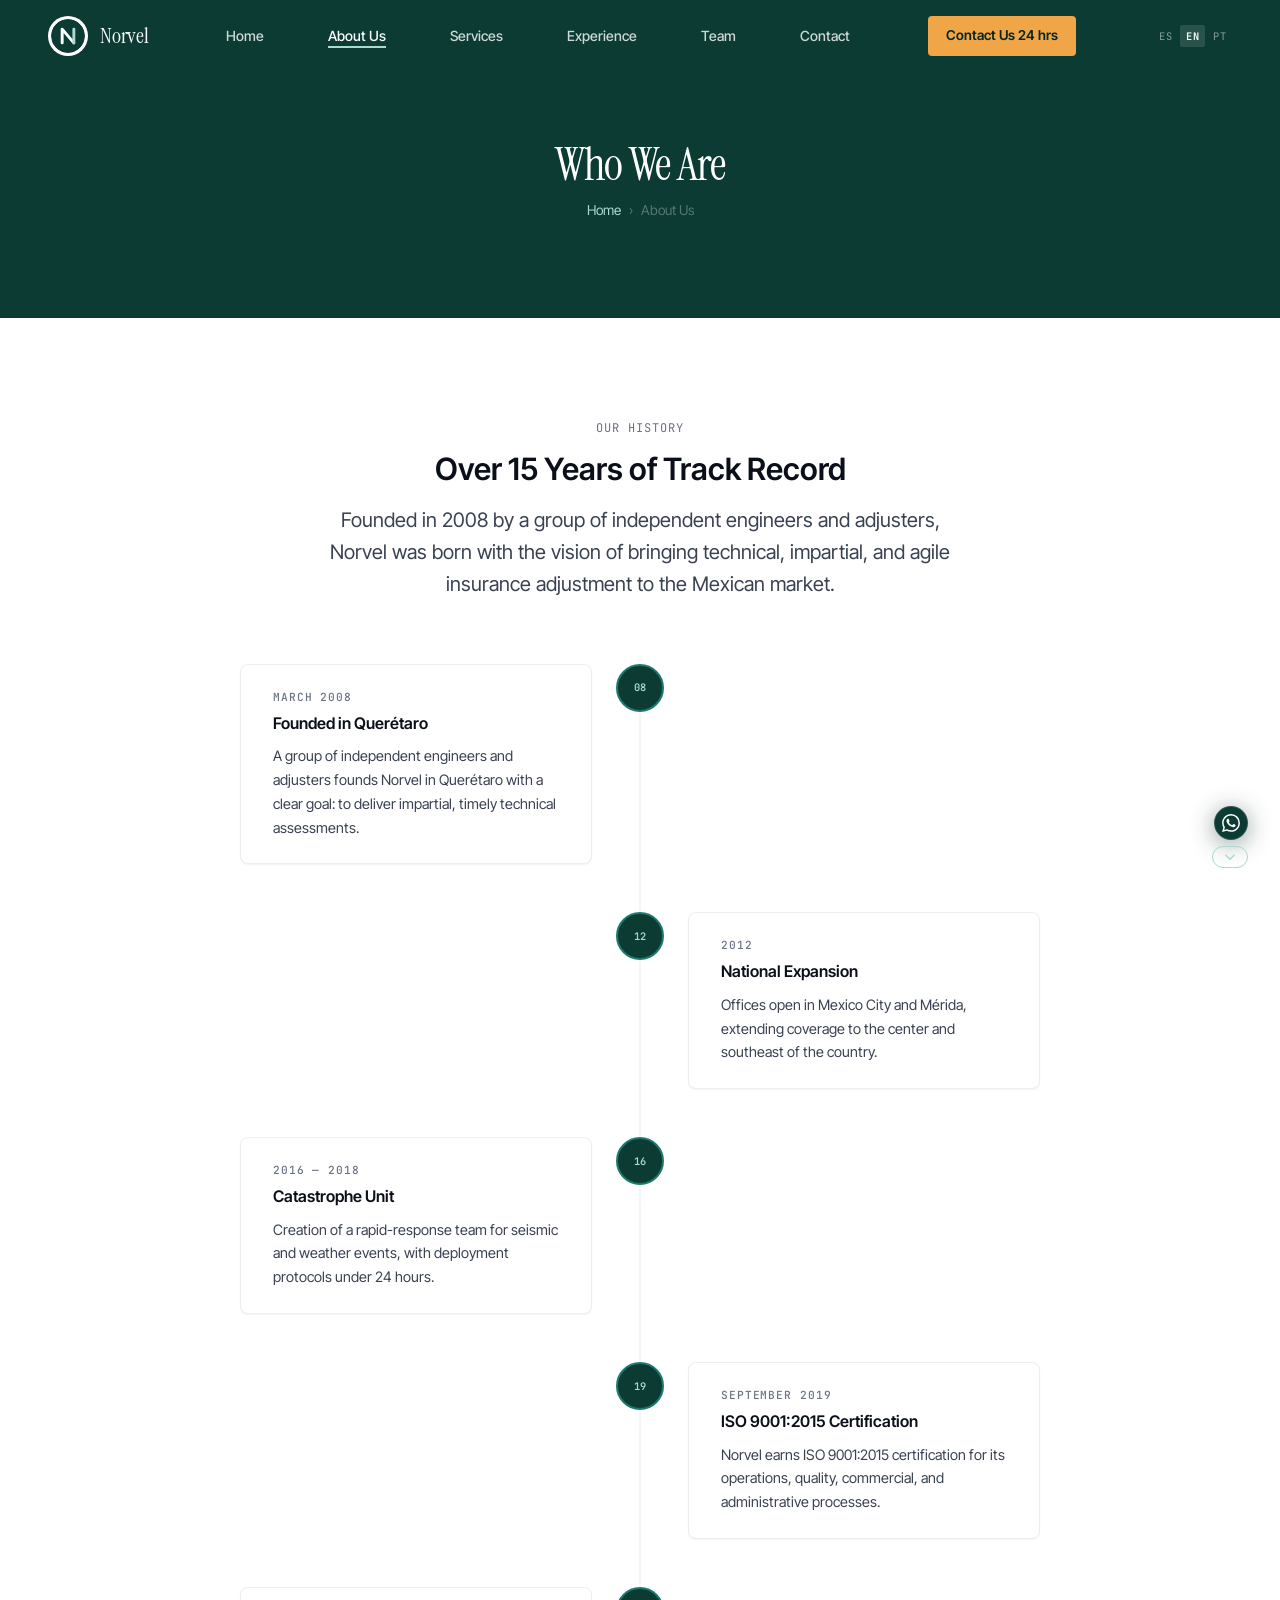
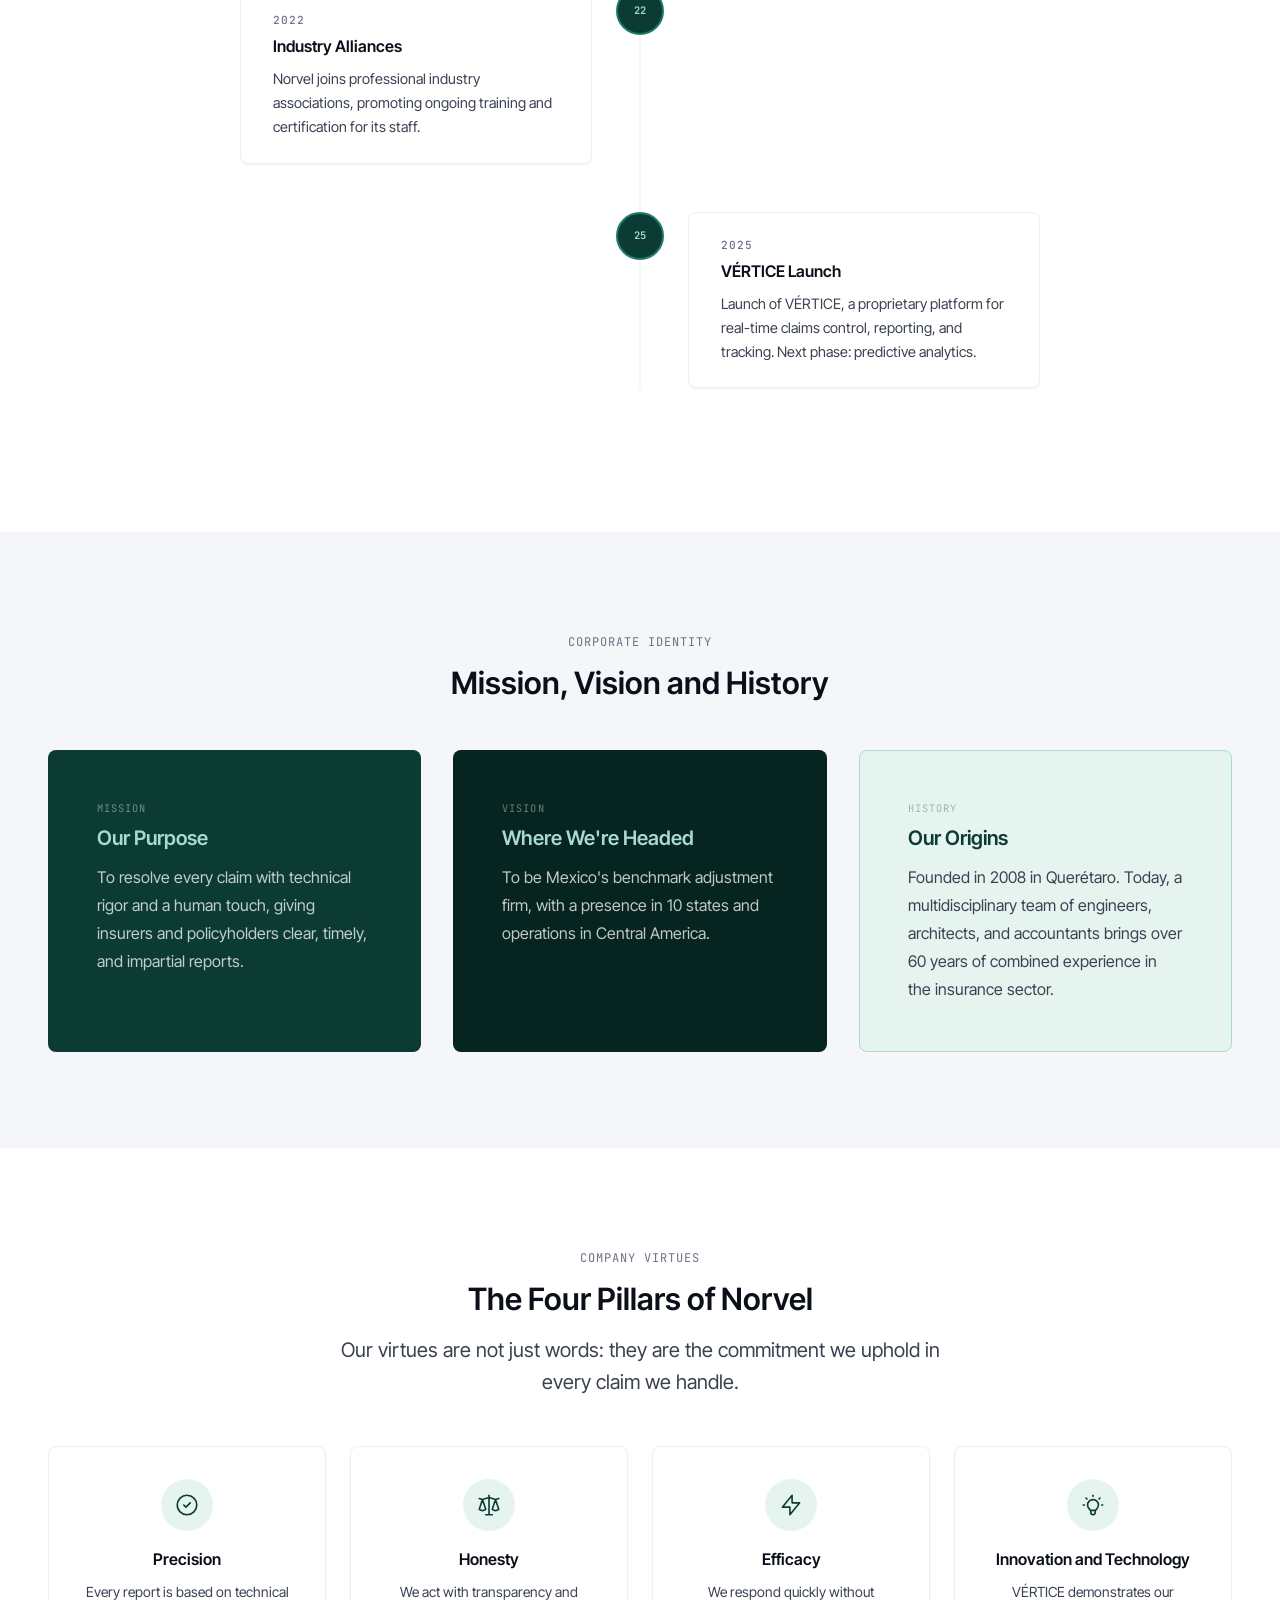
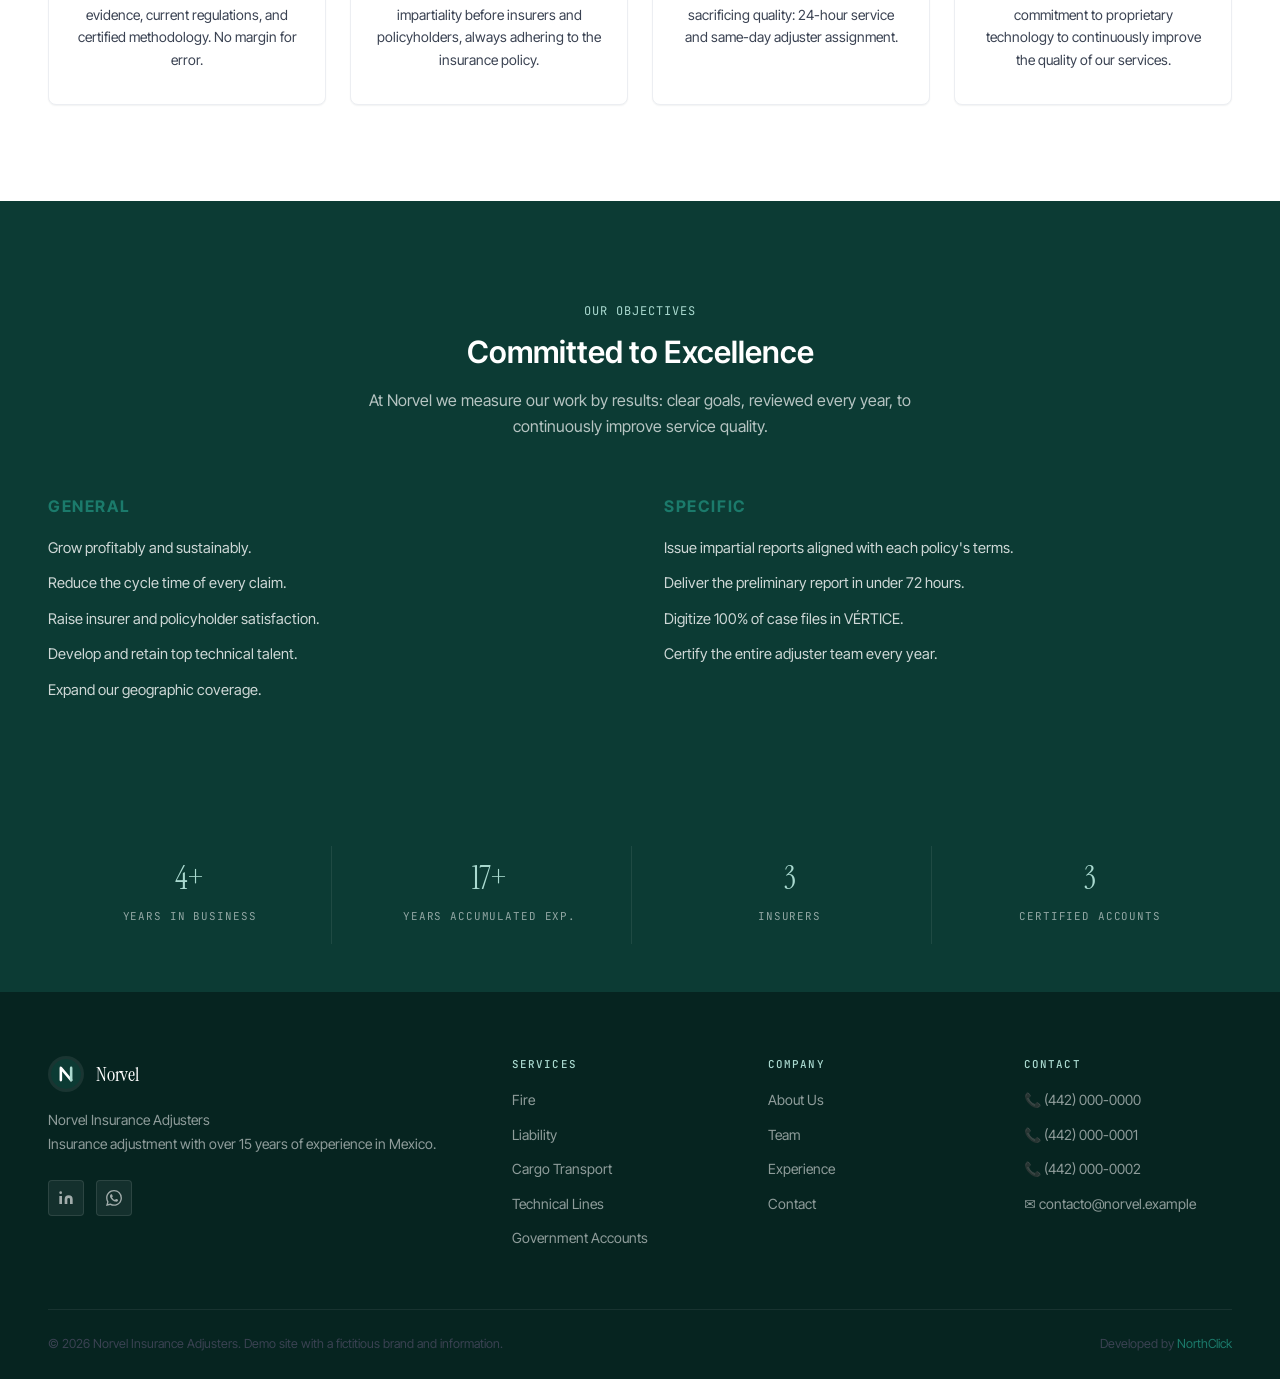
<file: nosotros.html>
<!DOCTYPE html>
<html lang="es-MX">
<head>
  <meta charset="UTF-8">
  <meta name="viewport" content="width=device-width, initial-scale=1.0">
  <link rel="icon" href="assets/images/favicon.svg" type="image/svg+xml">
  <title>Nosotros | Norvel — Ajustadores de Seguros en México</title>
  <meta name="description" content="Conoce la historia, misión, visión y valores de Norvel, firma de peritos ajustadores fundada en 2008 en Querétaro.">
  <meta property="og:title"       content="Nosotros | Norvel">
  <meta property="og:description" content="Historia, misión y visión de Norvel — ajustadores de seguros desde 2008.">
  <link rel="preconnect" href="https://fonts.googleapis.com">
  <link rel="preconnect" href="https://fonts.gstatic.com" crossorigin>
  <link href="https://fonts.googleapis.com/css2?family=Instrument+Serif:ital@0;1&family=Inter+Tight:wght@400;500;600;700&family=JetBrains+Mono:wght@400;500;600&display=swap" rel="stylesheet">
  <link rel="stylesheet" href="css/main.css">
  <link rel="stylesheet" href="css/components.css">
</head>
<body>

  <!-- PAGE LOADER -->
  <div id="page-loader" class="page-loader" aria-hidden="true" role="presentation">
    <div class="page-loader__content">
      <p class="page-loader__brand">Norvel</p>
      <span class="page-loader__sep">|</span>
      <p class="page-loader__page" data-i18n="loader.nosotros">Nosotros</p>
    </div>
  </div>

  <nav class="navbar navbar--transparent" id="navbar" role="navigation" aria-label="Navegación principal">
    <div class="navbar__inner">
      <a href="index.html" class="navbar__logo" aria-label="Norvel — Inicio">
        <img src="assets/images/logo.svg" alt="Norvel logo" class="navbar__logo-img">
        <span class="navbar__logo-text">Norvel</span>
      </a>
      <ul class="navbar__nav" role="list">
        <li><a href="index.html" data-i18n="nav.inicio">Inicio</a></li>
        <li><a href="nosotros.html" class="active" data-i18n="nav.nosotros">Nosotros</a></li>
        <li><a href="servicios.html" data-i18n="nav.servicios">Servicios</a></li>
        <li><a href="experiencia.html" data-i18n="nav.experiencia">Experiencia</a></li>
        <li><a href="equipo.html" data-i18n="nav.equipo">Equipo</a></li>
        <li><a href="contacto.html" data-i18n="nav.contacto">Contacto</a></li>
      </ul>
      <a href="contacto.html" class="navbar__cta" data-i18n="nav.cta">Contáctanos 24 hrs</a>
      <div class="lang-switcher lang-switcher--desktop">
        <button class="lang-switcher__btn" data-lang="es" onclick="setLang('es')">ES</button>
        <button class="lang-switcher__btn" data-lang="en" onclick="setLang('en')">EN</button>
        <button class="lang-switcher__btn" data-lang="pt" onclick="setLang('pt')">PT</button>
      </div>
      <button class="navbar__hamburger" id="hamburger" aria-label="Abrir menú" aria-expanded="false"><span></span><span></span><span></span></button>
    </div>
    <nav class="navbar__mobile" id="mobileMenu" aria-label="Menú móvil">
      <div class="navbar__mobile-header">
        <a href="index.html" class="navbar__logo" aria-label="Norvel — Inicio">
          <img src="assets/images/logo.svg" alt="Norvel logo" class="navbar__logo-img">
          <span class="navbar__logo-text">Norvel</span>
        </a>
        <button class="navbar__mobile-close" aria-label="Cerrar menú">
          <svg xmlns="http://www.w3.org/2000/svg" width="22" height="22" viewBox="0 0 24 24" fill="none" stroke="currentColor" stroke-width="2" stroke-linecap="round" aria-hidden="true"><line x1="18" y1="6" x2="6" y2="18"/><line x1="6" y1="6" x2="18" y2="18"/></svg>
        </button>
      </div>
      <div class="navbar__mobile-links">
        <a href="index.html" data-i18n="nav.inicio">Inicio</a>
        <a href="nosotros.html" data-i18n="nav.nosotros">Nosotros</a>
        <a href="servicios.html" data-i18n="nav.servicios">Servicios</a>
        <a href="experiencia.html" data-i18n="nav.experiencia">Experiencia</a>
        <a href="equipo.html" data-i18n="nav.equipo">Equipo</a>
        <a href="contacto.html" data-i18n="nav.contacto">Contacto</a>
      </div>
      <div class="lang-switcher lang-switcher--mobile">
        <button class="lang-switcher__btn" data-lang="es" onclick="setLang('es')">ES</button>
        <button class="lang-switcher__btn" data-lang="en" onclick="setLang('en')">EN</button>
        <button class="lang-switcher__btn" data-lang="pt" onclick="setLang('pt')">PT</button>
      </div>
    </nav>
  </nav>

  <section class="page-hero" aria-label="Nosotros">
    <div class="container">
      <h1 data-i18n="about.page_title">Quiénes Somos</h1>
      <nav class="breadcrumb" aria-label="Ruta de navegación">
        <a href="index.html" data-i18n="nav.inicio">Inicio</a><span>›</span><span aria-current="page" data-i18n="about.breadcrumb">Nosotros</span>
      </nav>
    </div>
  </section>

  <!-- HISTORIA -->
  <section class="section" aria-label="Historia de Norvel">
    <div class="container">
      <div class="text-center">
        <p class="section-label" data-i18n="about.history_label">Nuestra Historia</p>
        <h2 class="section-title" data-i18n="about.history_title">Más de 15 Años de Trayectoria</h2>
        <p class="section-sub" style="margin:0 auto 64px;" data-i18n="about.history_sub">Fundada en 2008 por un grupo de ingenieros y peritos independientes, Norvel nació con la visión de ofrecer un ajuste de seguros técnico, imparcial y ágil al mercado mexicano.</p>
      </div>

      <div class="timeline" aria-label="Línea de tiempo Norvel">
        <div class="timeline-item">
          <div class="timeline-content">
            <div class="timeline-year" data-i18n="about.tl_2008_date">Marzo 2008</div>
            <h4 data-i18n="about.tl_2008_title">Fundación en Querétaro</h4>
            <p data-i18n="about.tl_2008_desc">Un grupo de ingenieros y peritos independientes funda Norvel en Querétaro con un objetivo claro: ofrecer peritaje técnico imparcial y oportuno.</p>
          </div>
          <div class="timeline-dot" aria-hidden="true">08</div>
          <div></div>
        </div>

        <div class="timeline-item">
          <div></div>
          <div class="timeline-dot" aria-hidden="true">12</div>
          <div class="timeline-content">
            <div class="timeline-year">2012</div>
            <h4 data-i18n="about.tl_2012_title">Expansión Nacional</h4>
            <p data-i18n="about.tl_2012_desc">Apertura de oficinas en Ciudad de México y Mérida, ampliando la cobertura hacia el centro y sureste del país.</p>
          </div>
        </div>

        <div class="timeline-item">
          <div class="timeline-content">
            <div class="timeline-year" data-i18n="about.tl_2016_date">2016 — 2018</div>
            <h4 data-i18n="about.tl_2016_title">Unidad de Catástrofes</h4>
            <p data-i18n="about.tl_2016_desc">Creación de un equipo de respuesta rápida para eventos sísmicos e hidrometeorológicos, con protocolos de despliegue en menos de 24 horas.</p>
          </div>
          <div class="timeline-dot" aria-hidden="true">16</div>
          <div></div>
        </div>

        <div class="timeline-item">
          <div></div>
          <div class="timeline-dot" aria-hidden="true">19</div>
          <div class="timeline-content">
            <div class="timeline-year" data-i18n="about.tl_2019_date">Septiembre 2019</div>
            <h4 data-i18n="about.tl_2019_title">Certificación ISO 9001:2015</h4>
            <p data-i18n="about.tl_2019_desc">Norvel obtiene la certificación ISO 9001:2015 para sus procesos de operación, calidad, comercial y administración.</p>
          </div>
        </div>

        <div class="timeline-item">
          <div class="timeline-content">
            <div class="timeline-year">2022</div>
            <h4 data-i18n="about.tl_2022_title">Alianzas Sectoriales</h4>
            <p data-i18n="about.tl_2022_desc">Norvel se integra a asociaciones profesionales del sector, impulsando la capacitación continua y la certificación de su personal.</p>
          </div>
          <div class="timeline-dot" aria-hidden="true">22</div>
          <div></div>
        </div>

        <div class="timeline-item">
          <div></div>
          <div class="timeline-dot" aria-hidden="true">25</div>
          <div class="timeline-content">
            <div class="timeline-year">2025</div>
            <h4 data-i18n="about.tl_2025_title">Lanzamiento de VÉRTICE</h4>
            <p data-i18n="about.tl_2025_desc">Puesta en marcha de VÉRTICE, plataforma propia para el control, reporte y seguimiento de siniestros en tiempo real. Próxima fase: analítica predictiva.</p>
          </div>
        </div>
      </div>
    </div>
  </section>

  <!-- MISIÓN / VISIÓN / HISTORIA -->
  <section class="section section--gray" aria-label="Misión, Visión e Historia">
    <div class="container">
      <div class="text-center">
        <p class="section-label" data-i18n="about.identity_label">Identidad Corporativa</p>
        <h2 class="section-title" data-i18n="about.identity_title">Misión, Visión e Historia</h2>
      </div>

      <div class="mv-grid">
        <div class="mv-card mv-card--mision reveal">
          <p class="mv-card__label" data-i18n="about.mission_label">Misión</p>
          <h3 data-i18n="about.mission_title">Nuestra Razón de Ser</h3>
          <p data-i18n="about.mission_desc">Resolver cada siniestro con rigor técnico y trato humano, entregando a aseguradoras y asegurados dictámenes claros, oportunos e imparciales.</p>
        </div>
        <div class="mv-card mv-card--vision reveal reveal-delay-1">
          <p class="mv-card__label" data-i18n="about.vision_label">Visión</p>
          <h3 data-i18n="about.vision_title">Hacia Dónde Vamos</h3>
          <p data-i18n="about.vision_desc">Ser la firma de ajuste de referencia en México, con presencia en 10 estados y operaciones en Centroamérica.</p>
        </div>
        <div class="mv-card mv-card--valores reveal reveal-delay-2">
          <p class="mv-card__label" style="color:rgba(12,59,52,.6);" data-i18n="about.history_card_label">Historia</p>
          <h3 data-i18n="about.history_card_title">Nuestros Orígenes</h3>
          <p data-i18n="about.history_card_desc">Fundada en 2008 en Querétaro. Hoy, un equipo multidisciplinario de ingenieros, arquitectos y contadores suma más de 60 años de experiencia acumulada en el sector asegurador.</p>
        </div>
      </div>
    </div>
  </section>

  <!-- VIRTUDES -->
  <section class="section" aria-label="Virtudes de la empresa">
    <div class="container">
      <div class="text-center">
        <p class="section-label" data-i18n="about.values_label">Virtudes de la Empresa</p>
        <h2 class="section-title" data-i18n="about.values_title">Los Cuatro Pilares de Norvel</h2>
        <p class="section-sub" style="margin:0 auto 48px;" data-i18n="about.values_sub">Nuestras virtudes no son solo palabras: son el compromiso que asumimos en cada siniestro que atendemos.</p>
      </div>

      <div class="values-grid">
        <div class="value-card reveal">
          <div class="value-card__icon" aria-hidden="true">
            <svg width="26" height="26" fill="none" viewBox="0 0 24 24" stroke="currentColor" stroke-width="1.5"><path stroke-linecap="round" stroke-linejoin="round" d="M9 12l2 2 4-4m6 2a9 9 0 11-18 0 9 9 0 0118 0z"/></svg>
          </div>
          <h4 data-i18n="about.v_precision">Precisión</h4>
          <p data-i18n="about.v_precision_desc">Cada dictamen se fundamenta en evidencia técnica, normativa vigente y metodología certificada. Sin margen para el error.</p>
        </div>
        <div class="value-card reveal reveal-delay-1">
          <div class="value-card__icon" aria-hidden="true">
            <svg width="26" height="26" fill="none" viewBox="0 0 24 24" stroke="currentColor" stroke-width="1.5"><path stroke-linecap="round" stroke-linejoin="round" d="M3 6l3 1m0 0l-3 9a5.002 5.002 0 006.001 0M6 7l3 9M6 7l6-2m6 2l3-1m-3 1l-3 9a5.002 5.002 0 006.001 0M18 7l3 9m-3-9l-6-2m0-2v2m0 16V5m0 16H9m3 0h3"/></svg>
          </div>
          <h4 data-i18n="about.v_honesty">Honestidad</h4>
          <p data-i18n="about.v_honesty_desc">Actuamos con transparencia e imparcialidad ante aseguradoras y asegurados, apegados siempre a la póliza de seguro.</p>
        </div>
        <div class="value-card reveal reveal-delay-2">
          <div class="value-card__icon" aria-hidden="true">
            <svg width="26" height="26" fill="none" viewBox="0 0 24 24" stroke="currentColor" stroke-width="1.5"><path stroke-linecap="round" stroke-linejoin="round" d="M13 10V3L4 14h7v7l9-11h-7z"/></svg>
          </div>
          <h4 data-i18n="about.v_efficacy">Eficacia</h4>
          <p data-i18n="about.v_efficacy_desc">Respondemos con rapidez sin sacrificar calidad: atención 24 horas y asignación de perito el mismo día.</p>
        </div>
        <div class="value-card reveal reveal-delay-3">
          <div class="value-card__icon" aria-hidden="true">
            <svg width="26" height="26" fill="none" viewBox="0 0 24 24" stroke="currentColor" stroke-width="1.5"><path stroke-linecap="round" stroke-linejoin="round" d="M9.663 17h4.673M12 3v1m6.364 1.636l-.707.707M21 12h-1M4 12H3m3.343-5.657l-.707-.707m2.828 9.9a5 5 0 117.072 0l-.548.547A3.374 3.374 0 0014 18.469V19a2 2 0 11-4 0v-.531c0-.895-.356-1.754-.988-2.386l-.548-.547z"/></svg>
          </div>
          <h4 data-i18n="about.v_innovation">Innovación y Tecnología</h4>
          <p data-i18n="about.v_innovation_desc">VÉRTICE es la muestra de nuestra apuesta por la tecnología propia para mejorar continuamente la calidad de nuestros servicios.</p>
        </div>
      </div>
    </div>
  </section>

  <!-- OBJETIVOS -->
  <section class="section section--navy" aria-label="Objetivos de Norvel">
    <div class="container">
      <div class="text-center">
        <p class="section-label" data-i18n="about.obj_label">Nuestros Objetivos</p>
        <h2 class="section-title text-white" data-i18n="about.obj_title">Comprometidos con la Excelencia</h2>
        <p style="color:rgba(255,255,255,.7);max-width:600px;margin:0 auto 56px;" data-i18n="about.obj_sub">En Norvel medimos nuestro trabajo por resultados: metas claras, revisadas cada año, para mejorar de forma continua la calidad del servicio.</p>
      </div>

      <div style="display:grid;grid-template-columns:1fr 1fr;gap:48px;">
        <div class="reveal">
          <h3 style="color:var(--color-gold);font-size:1rem;font-weight:700;letter-spacing:.1em;text-transform:uppercase;margin-bottom:20px;" data-i18n="about.obj_general">Generales</h3>
          <ul style="display:flex;flex-direction:column;gap:12px;">
            <li style="display:flex;gap:10px;align-items:flex-start;color:rgba(255,255,255,.8);font-size:.92rem;" data-i18n="about.obj_g1">
              <svg width="16" height="16" fill="none" viewBox="0 0 24 24" stroke="var(--color-gold)" stroke-width="2.5" style="flex-shrink:0;margin-top:3px;" aria-hidden="true"><path stroke-linecap="round" stroke-linejoin="round" d="M5 13l4 4L19 7"/></svg>
              Crecer de forma rentable y sostenible.
            </li>
            <li style="display:flex;gap:10px;align-items:flex-start;color:rgba(255,255,255,.8);font-size:.92rem;" data-i18n="about.obj_g2">
              <svg width="16" height="16" fill="none" viewBox="0 0 24 24" stroke="var(--color-gold)" stroke-width="2.5" style="flex-shrink:0;margin-top:3px;" aria-hidden="true"><path stroke-linecap="round" stroke-linejoin="round" d="M5 13l4 4L19 7"/></svg>
              Reducir los tiempos de ciclo de cada siniestro.
            </li>
            <li style="display:flex;gap:10px;align-items:flex-start;color:rgba(255,255,255,.8);font-size:.92rem;" data-i18n="about.obj_g3">
              <svg width="16" height="16" fill="none" viewBox="0 0 24 24" stroke="var(--color-gold)" stroke-width="2.5" style="flex-shrink:0;margin-top:3px;" aria-hidden="true"><path stroke-linecap="round" stroke-linejoin="round" d="M5 13l4 4L19 7"/></svg>
              Elevar la satisfacción de aseguradoras y asegurados.
            </li>
            <li style="display:flex;gap:10px;align-items:flex-start;color:rgba(255,255,255,.8);font-size:.92rem;" data-i18n="about.obj_g4">
              <svg width="16" height="16" fill="none" viewBox="0 0 24 24" stroke="var(--color-gold)" stroke-width="2.5" style="flex-shrink:0;margin-top:3px;" aria-hidden="true"><path stroke-linecap="round" stroke-linejoin="round" d="M5 13l4 4L19 7"/></svg>
              Desarrollar y retener al mejor talento técnico.
            </li>
            <li style="display:flex;gap:10px;align-items:flex-start;color:rgba(255,255,255,.8);font-size:.92rem;" data-i18n="about.obj_g5">
              <svg width="16" height="16" fill="none" viewBox="0 0 24 24" stroke="var(--color-gold)" stroke-width="2.5" style="flex-shrink:0;margin-top:3px;" aria-hidden="true"><path stroke-linecap="round" stroke-linejoin="round" d="M5 13l4 4L19 7"/></svg>
              Ampliar nuestra cobertura geográfica.
            </li>
          </ul>
        </div>
        <div class="reveal reveal-delay-1">
          <h3 style="color:var(--color-gold);font-size:1rem;font-weight:700;letter-spacing:.1em;text-transform:uppercase;margin-bottom:20px;" data-i18n="about.obj_specific">Específicos</h3>
          <ul style="display:flex;flex-direction:column;gap:12px;">
            <li style="display:flex;gap:10px;align-items:flex-start;color:rgba(255,255,255,.8);font-size:.92rem;" data-i18n="about.obj_s1">
              <svg width="16" height="16" fill="none" viewBox="0 0 24 24" stroke="var(--color-gold)" stroke-width="2.5" style="flex-shrink:0;margin-top:3px;" aria-hidden="true"><path stroke-linecap="round" stroke-linejoin="round" d="M5 13l4 4L19 7"/></svg>
              Emitir dictámenes imparciales apegados a las condiciones de cada póliza.
            </li>
            <li style="display:flex;gap:10px;align-items:flex-start;color:rgba(255,255,255,.8);font-size:.92rem;" data-i18n="about.obj_s2">
              <svg width="16" height="16" fill="none" viewBox="0 0 24 24" stroke="var(--color-gold)" stroke-width="2.5" style="flex-shrink:0;margin-top:3px;" aria-hidden="true"><path stroke-linecap="round" stroke-linejoin="round" d="M5 13l4 4L19 7"/></svg>
              Entregar el informe preliminar en menos de 72 horas.
            </li>
            <li style="display:flex;gap:10px;align-items:flex-start;color:rgba(255,255,255,.8);font-size:.92rem;" data-i18n="about.obj_s3">
              <svg width="16" height="16" fill="none" viewBox="0 0 24 24" stroke="var(--color-gold)" stroke-width="2.5" style="flex-shrink:0;margin-top:3px;" aria-hidden="true"><path stroke-linecap="round" stroke-linejoin="round" d="M5 13l4 4L19 7"/></svg>
              Digitalizar el 100% de los expedientes en VÉRTICE.
            </li>
            <li style="display:flex;gap:10px;align-items:flex-start;color:rgba(255,255,255,.8);font-size:.92rem;" data-i18n="about.obj_s4">
              <svg width="16" height="16" fill="none" viewBox="0 0 24 24" stroke="var(--color-gold)" stroke-width="2.5" style="flex-shrink:0;margin-top:3px;" aria-hidden="true"><path stroke-linecap="round" stroke-linejoin="round" d="M5 13l4 4L19 7"/></svg>
              Certificar anualmente a todo el equipo de peritos.
            </li>
          </ul>
        </div>
      </div>
    </div>
  </section>

  <!-- STATS -->
  <div class="stats-bar" aria-label="Datos clave Norvel">
    <div class="container">
      <div class="stats-bar__inner">
        <div class="stats-bar__item">
          <span class="stats-bar__number counter" data-target="15" data-suffix="+">15+</span>
          <span class="stats-bar__label" data-i18n="about.stat_years">Años de la Empresa</span>
        </div>
        <div class="stats-bar__item">
          <span class="stats-bar__number counter" data-target="60" data-suffix="+">60+</span>
          <span class="stats-bar__label" data-i18n="about.stat_exp">Años Exp. Acumulada</span>
        </div>
        <div class="stats-bar__item">
          <span class="stats-bar__number counter" data-target="12">12</span>
          <span class="stats-bar__label" data-i18n="about.stat_insurers">Aseguradoras</span>
        </div>
        <div class="stats-bar__item">
          <span class="stats-bar__number counter" data-target="9">9</span>
          <span class="stats-bar__label" data-i18n="about.stat_accounts">Cuentas Certificadas</span>
        </div>
      </div>
    </div>
  </div>

  <footer class="footer" role="contentinfo">
    <div class="container">
      <div class="footer__grid">
        <div class="footer__brand">
          <div class="footer__logo">
            <img src="assets/images/logo.svg" alt="Norvel" class="footer__logo-img">
            <span class="footer__logo-text">Norvel</span>
          </div>
          <p data-i18n-html="footer.desc">Norvel Peritos Ajustadores<br>Ajuste de seguros con más de 15 años de experiencia en México.</p>
          <div class="footer__social">
            <a href="#" target="_blank" rel="noopener noreferrer" aria-label="LinkedIn">
              <svg width="16" height="16" fill="currentColor" viewBox="0 0 24 24" aria-hidden="true"><path d="M16 8a6 6 0 016 6v7h-4v-7a2 2 0 00-2-2 2 2 0 00-2 2v7h-4v-7a6 6 0 016-6zM2 9h4v12H2z"/><circle cx="4" cy="4" r="2"/></svg>
            </a>
            <a href="https://wa.me/524420000000" target="_blank" rel="noopener noreferrer" aria-label="WhatsApp">
              <svg width="16" height="16" fill="currentColor" viewBox="0 0 24 24" aria-hidden="true"><path d="M17.472 14.382c-.297-.149-1.758-.867-2.03-.967-.273-.099-.471-.148-.67.15-.197.297-.767.966-.94 1.164-.173.199-.347.223-.644.075-.297-.15-1.255-.463-2.39-1.475-.883-.788-1.48-1.761-1.653-2.059-.173-.297-.018-.458.13-.606.134-.133.298-.347.446-.52.149-.174.198-.298.298-.497.099-.198.05-.371-.025-.52-.075-.149-.669-1.612-.916-2.207-.242-.579-.487-.5-.669-.51-.173-.008-.371-.01-.57-.01-.198 0-.52.074-.792.372-.272.297-1.04 1.016-1.04 2.479 0 1.462 1.065 2.875 1.213 3.074.149.198 2.096 3.2 5.077 4.487.709.306 1.262.489 1.694.625.712.227 1.36.195 1.871.118.571-.085 1.758-.719 2.006-1.413.248-.694.248-1.289.173-1.413-.074-.124-.272-.198-.57-.347m-5.421 7.403h-.004a9.87 9.87 0 01-5.031-1.378l-.361-.214-3.741.982.998-3.648-.235-.374a9.86 9.86 0 01-1.51-5.26c.001-5.45 4.436-9.884 9.888-9.884 2.64 0 5.122 1.03 6.988 2.898a9.825 9.825 0 012.893 6.994c-.003 5.45-4.437 9.884-9.885 9.884m8.413-18.297A11.815 11.815 0 0012.05 0C5.495 0 .16 5.335.157 11.892c0 2.096.547 4.142 1.588 5.945L.057 24l6.305-1.654a11.882 11.882 0 005.683 1.448h.005c6.554 0 11.89-5.335 11.893-11.893a11.821 11.821 0 00-3.48-8.413z"/></svg>
            </a>
          </div>
        </div>
        <div class="footer__col">
          <h5 data-i18n="footer.servicios">Servicios</h5>
          <a href="servicios.html#incendio" data-i18n="footer.incendio">Incendio</a>
          <a href="servicios.html#rc" data-i18n="footer.rc">Responsabilidad Civil</a>
          <a href="servicios.html#transporte" data-i18n="footer.transporte">Transporte de Carga</a>
          <a href="servicios.html#ramos-tecnicos" data-i18n="footer.ramos">Ramos Técnicos</a>
          <a href="servicios.html#gobierno" data-i18n="footer.gobierno">Cuentas de Gobierno</a>
        </div>
        <div class="footer__col">
          <h5 data-i18n="footer.empresa">Empresa</h5>
          <a href="nosotros.html" data-i18n="nav.nosotros">Nosotros</a>
          <a href="equipo.html" data-i18n="nav.equipo">Equipo</a>
          <a href="experiencia.html" data-i18n="nav.experiencia">Experiencia</a>
          <a href="contacto.html" data-i18n="nav.contacto">Contacto</a>
        </div>
        <div class="footer__col">
          <h5 data-i18n="footer.contacto_title">Contacto 24 hrs</h5>
          <a href="tel:+524420000000">📞 (442) 000-0000</a>
          <a href="tel:+524420000001">📞 (442) 000-0001</a>
          <a href="tel:+524420000002">📞 (442) 000-0002</a>
          <a href="mailto:contacto@norvel.example">✉ contacto@norvel.example</a>
        </div>
      </div>
      <div class="footer__bottom">
        <p data-i18n="footer.copy">© 2026 Norvel Peritos Ajustadores. Sitio demostrativo con marca e información ficticias.</p>
        <p><span data-i18n="footer.dev">Desarrollado por</span> <a href="https://northclick.net" target="_blank" rel="noopener noreferrer" style="color:var(--color-gold);">NorthClick</a></p>
      </div>
    </div>
  </footer>

  <div class="whatsapp-widget" id="whatsappWidget">
    <a href="https://wa.me/524420000000?text=Hola+Norvel%2C+me+interesa+conocer+sus+servicios+de+ajuste." class="whatsapp-btn" target="_blank" rel="noopener noreferrer" aria-label="Contactar por WhatsApp">
      <svg viewBox="0 0 24 24" fill="white" aria-hidden="true"><path d="M17.472 14.382c-.297-.149-1.758-.867-2.03-.967-.273-.099-.471-.148-.67.15-.197.297-.767.966-.94 1.164-.173.199-.347.223-.644.075-.297-.15-1.255-.463-2.39-1.475-.883-.788-1.48-1.761-1.653-2.059-.173-.297-.018-.458.13-.606.134-.133.298-.347.446-.52.149-.174.198-.298.298-.497.099-.198.05-.371-.025-.52-.075-.149-.669-1.612-.916-2.207-.242-.579-.487-.5-.669-.51-.173-.008-.371-.01-.57-.01-.198 0-.52.074-.792.372-.272.297-1.04 1.016-1.04 2.479 0 1.462 1.065 2.875 1.213 3.074.149.198 2.096 3.2 5.077 4.487.709.306 1.262.489 1.694.625.712.227 1.36.195 1.871.118.571-.085 1.758-.719 2.006-1.413.248-.694.248-1.289.173-1.413-.074-.124-.272-.198-.57-.347m-5.421 7.403h-.004a9.87 9.87 0 01-5.031-1.378l-.361-.214-3.741.982.998-3.648-.235-.374a9.86 9.86 0 01-1.51-5.26c.001-5.45 4.436-9.884 9.888-9.884 2.64 0 5.122 1.03 6.988 2.898a9.825 9.825 0 012.893 6.994c-.003 5.45-4.437 9.884-9.885 9.884m8.413-18.297A11.815 11.815 0 0012.05 0C5.495 0 .16 5.335.157 11.892c0 2.096.547 4.142 1.588 5.945L.057 24l6.305-1.654a11.882 11.882 0 005.683 1.448h.005c6.554 0 11.89-5.335 11.893-11.893a11.821 11.821 0 00-3.48-8.413z"/></svg>
    </a>
    <button class="whatsapp-toggle" id="whatsappToggle" aria-label="Minimizar WhatsApp">
      <svg width="14" height="14" viewBox="0 0 24 24" fill="none" stroke="currentColor" stroke-width="2.5" aria-hidden="true"><path stroke-linecap="round" stroke-linejoin="round" d="M19 9l-7 7-7-7"/></svg>
    </button>
  </div>
  <script src="js/translations.js"></script>
  <script src="js/i18n.js"></script>
  <script src="js/main.js"></script>
</body>
</html>
</file>
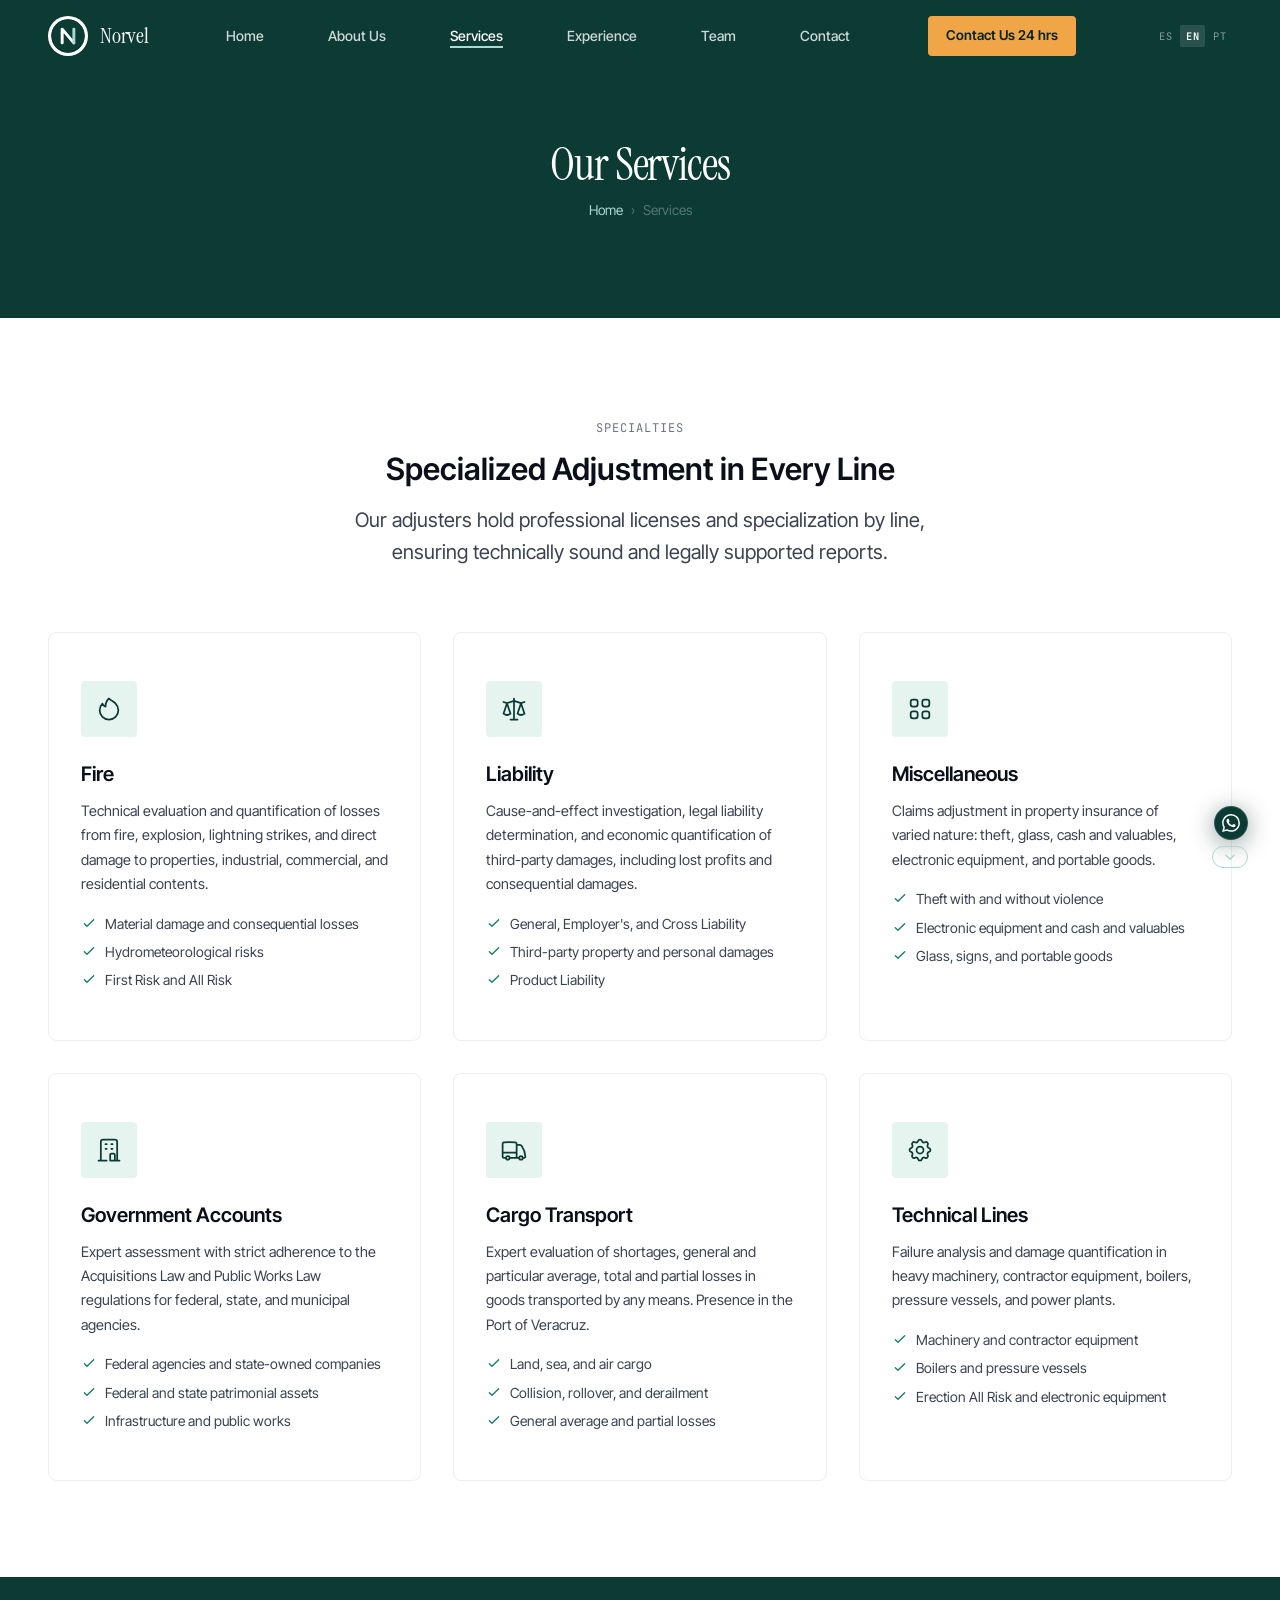
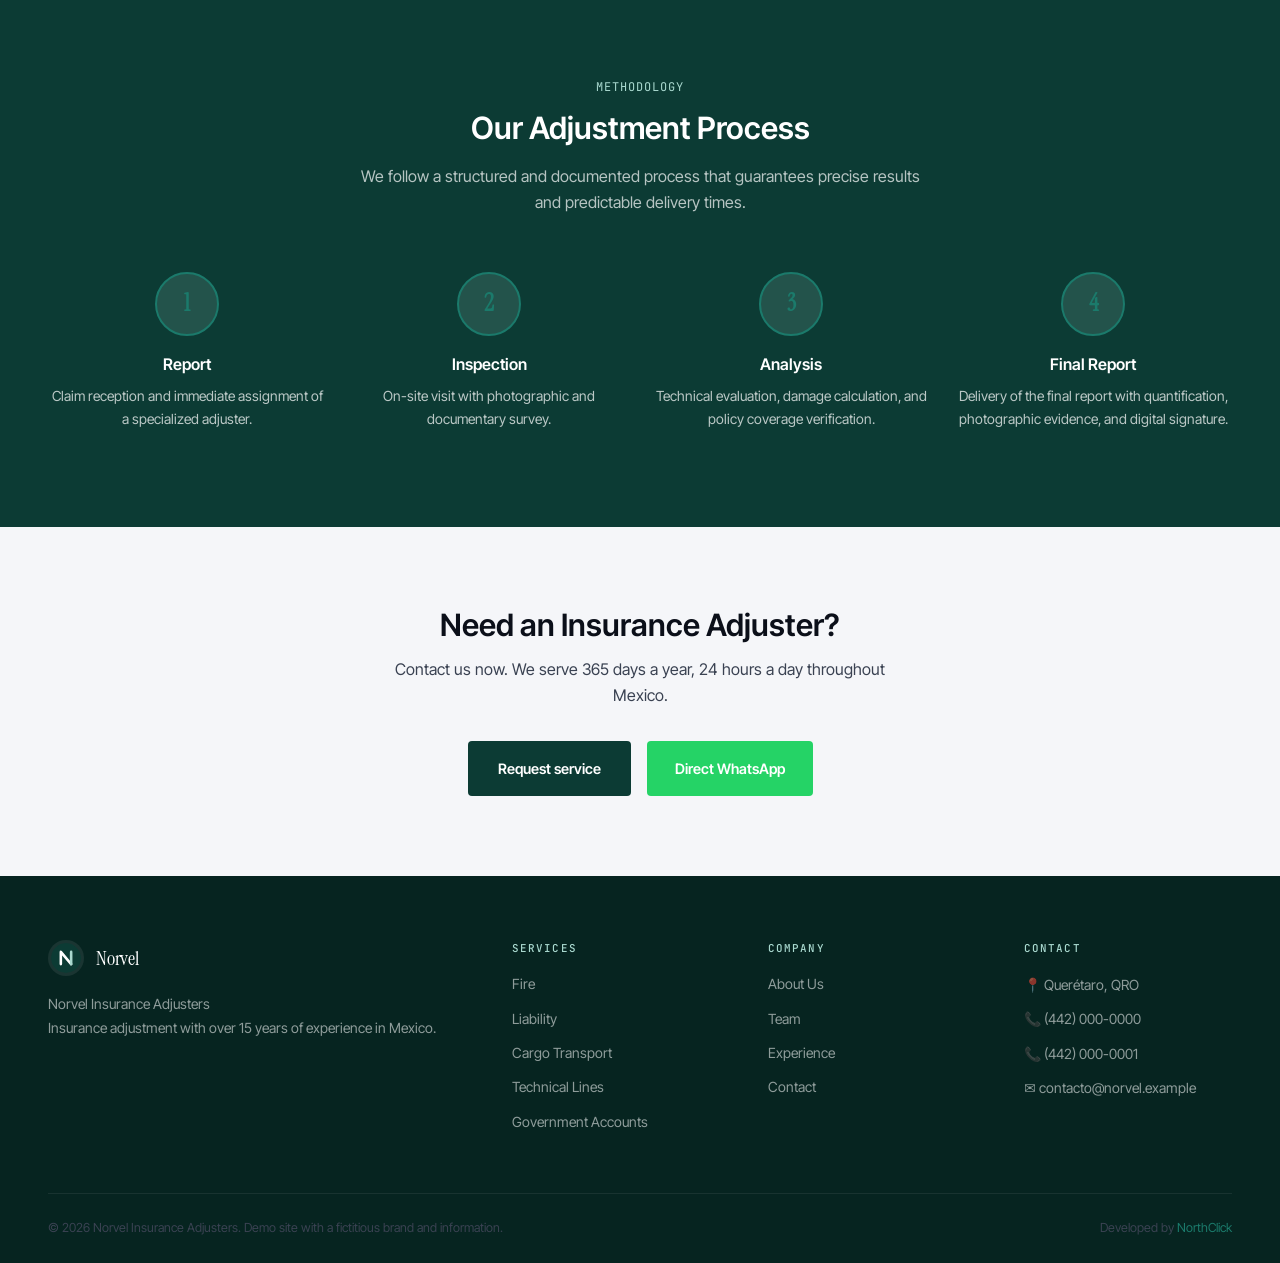
<file: servicios.html>
<!DOCTYPE html>
<html lang="es-MX">
<head>
  <meta charset="UTF-8">
  <meta name="viewport" content="width=device-width, initial-scale=1.0">
  <link rel="icon" href="assets/images/favicon.svg" type="image/svg+xml">
  <title>Servicios | Norvel — Ajuste de Seguros en México</title>
  <meta name="description" content="Servicios de ajuste de seguros: Incendio, Responsabilidad Civil, Transporte de Carga, Ramos Técnicos, Diversos y Cuentas de Gobierno. Norvel, Querétaro.">
  <meta property="og:title" content="Servicios | Norvel">
  <meta property="og:description" content="Especialistas en ajuste de seguros para los principales ramos del mercado mexicano.">
  <link rel="preconnect" href="https://fonts.googleapis.com">
  <link rel="preconnect" href="https://fonts.gstatic.com" crossorigin>
  <link href="https://fonts.googleapis.com/css2?family=Instrument+Serif:ital@0;1&family=Inter+Tight:wght@400;500;600;700&family=JetBrains+Mono:wght@400;500;600&display=swap" rel="stylesheet">
  <link rel="stylesheet" href="css/main.css">
  <link rel="stylesheet" href="css/components.css">
</head>
<body>

  <!-- PAGE LOADER -->
  <div id="page-loader" class="page-loader" aria-hidden="true" role="presentation">
    <div class="page-loader__content">
      <p class="page-loader__brand">Norvel</p>
      <span class="page-loader__sep">|</span>
      <p class="page-loader__page" data-i18n="loader.servicios">Servicios</p>
    </div>
  </div>

  <!-- NAVBAR -->
  <nav class="navbar navbar--transparent" id="navbar" role="navigation" aria-label="Navegación principal">
    <div class="navbar__inner">
      <a href="index.html" class="navbar__logo" aria-label="Norvel — Inicio">
        <img src="assets/images/logo.svg" alt="Norvel logo" class="navbar__logo-img">
        <span class="navbar__logo-text">Norvel</span>
      </a>
      <ul class="navbar__nav" role="list">
        <li><a href="index.html" data-i18n="nav.inicio">Inicio</a></li>
        <li><a href="nosotros.html" data-i18n="nav.nosotros">Nosotros</a></li>
        <li><a href="servicios.html" class="active" data-i18n="nav.servicios">Servicios</a></li>
        <li><a href="experiencia.html" data-i18n="nav.experiencia">Experiencia</a></li>
        <li><a href="equipo.html" data-i18n="nav.equipo">Equipo</a></li>
        <li><a href="contacto.html" data-i18n="nav.contacto">Contacto</a></li>
      </ul>
      <a href="contacto.html" class="navbar__cta" data-i18n="nav.cta">Contáctanos 24 hrs</a>
      <div class="lang-switcher lang-switcher--desktop">
        <button class="lang-switcher__btn" data-lang="es" onclick="setLang('es')">ES</button>
        <button class="lang-switcher__btn" data-lang="en" onclick="setLang('en')">EN</button>
        <button class="lang-switcher__btn" data-lang="pt" onclick="setLang('pt')">PT</button>
      </div>
      <button class="navbar__hamburger" id="hamburger" aria-label="Abrir menú" aria-expanded="false">
        <span></span><span></span><span></span>
      </button>
    </div>
    <nav class="navbar__mobile" id="mobileMenu" aria-label="Menú móvil">
      <div class="navbar__mobile-header">
        <a href="index.html" class="navbar__logo" aria-label="Norvel — Inicio">
          <img src="assets/images/logo.svg" alt="Norvel logo" class="navbar__logo-img">
          <span class="navbar__logo-text">Norvel</span>
        </a>
        <button class="navbar__mobile-close" aria-label="Cerrar menú">
          <svg xmlns="http://www.w3.org/2000/svg" width="22" height="22" viewBox="0 0 24 24" fill="none" stroke="currentColor" stroke-width="2" stroke-linecap="round" aria-hidden="true"><line x1="18" y1="6" x2="6" y2="18"/><line x1="6" y1="6" x2="18" y2="18"/></svg>
        </button>
      </div>
      <div class="navbar__mobile-links">
        <a href="index.html" data-i18n="nav.inicio">Inicio</a>
        <a href="nosotros.html" data-i18n="nav.nosotros">Nosotros</a>
        <a href="servicios.html" data-i18n="nav.servicios">Servicios</a>
        <a href="experiencia.html" data-i18n="nav.experiencia">Experiencia</a>
        <a href="equipo.html" data-i18n="nav.equipo">Equipo</a>
        <a href="contacto.html" data-i18n="nav.contacto">Contacto</a>
      </div>
      <div class="lang-switcher lang-switcher--mobile">
        <button class="lang-switcher__btn" data-lang="es" onclick="setLang('es')">ES</button>
        <button class="lang-switcher__btn" data-lang="en" onclick="setLang('en')">EN</button>
        <button class="lang-switcher__btn" data-lang="pt" onclick="setLang('pt')">PT</button>
      </div>
    </nav>
  </nav>

  <!-- PAGE HERO -->
  <section class="page-hero" aria-label="Servicios">
    <div class="container">
      <h1 data-i18n="svc.page_title">Nuestros Servicios</h1>
      <nav class="breadcrumb" aria-label="Ruta de navegación">
        <a href="index.html" data-i18n="nav.inicio">Inicio</a>
        <span>›</span>
        <span aria-current="page" data-i18n="svc.breadcrumb">Servicios</span>
      </nav>
    </div>
  </section>

  <!-- INTRO -->
  <section class="section" aria-label="Introducción servicios">
    <div class="container">
      <div class="text-center">
        <p class="section-label" data-i18n="svc.intro_label">Especialidades</p>
        <h2 class="section-title" data-i18n="svc.intro_title">Ajuste Especializado en Cada Ramo</h2>
        <p class="section-sub" style="margin:0 auto 64px;" data-i18n="svc.intro_sub">Nuestros peritos cuentan con cédulas profesionales y especialización por ramo, garantizando dictámenes técnicamente sólidos y jurídicamente respaldados.</p>
      </div>

      <div class="services-grid">

        <!-- Incendio -->
        <article class="service-card reveal" id="incendio">
          <div class="service-card__icon">
            <svg width="32" height="32" fill="none" viewBox="0 0 24 24" stroke="currentColor" stroke-width="1.5" aria-hidden="true">
              <path stroke-linecap="round" stroke-linejoin="round" d="M17.657 18.657A8 8 0 016.343 7.343S7 9 9 10c0-2 .5-5 2.986-7C14 5 16.09 5.777 17.656 7.343A7.975 7.975 0 0120 13a7.975 7.975 0 01-2.343 5.657z"/>
            </svg>
          </div>
          <h3 data-i18n="svc.fire_title">Incendio</h3>
          <p data-i18n="svc.fire_desc">Evaluación técnica y cuantificación de pérdidas por incendio, explosión, impacto de rayos y daños directos a inmuebles, contenidos industriales, comerciales y habitacionales.</p>
          <ul style="margin-top:16px;display:flex;flex-direction:column;gap:6px;">
            <li style="display:flex;gap:8px;align-items:flex-start;font-size:.87rem;color:var(--color-gray-text);">
              <svg width="16" height="16" fill="none" viewBox="0 0 24 24" stroke="var(--color-gold)" stroke-width="2" style="flex-shrink:0;margin-top:2px;" aria-hidden="true"><path stroke-linecap="round" stroke-linejoin="round" d="M5 13l4 4L19 7"/></svg>
              <span data-i18n="svc.fire_l1">Daños materiales y pérdidas consecuenciales</span>
            </li>
            <li style="display:flex;gap:8px;align-items:flex-start;font-size:.87rem;color:var(--color-gray-text);">
              <svg width="16" height="16" fill="none" viewBox="0 0 24 24" stroke="var(--color-gold)" stroke-width="2" style="flex-shrink:0;margin-top:2px;" aria-hidden="true"><path stroke-linecap="round" stroke-linejoin="round" d="M5 13l4 4L19 7"/></svg>
              <span data-i18n="svc.fire_l2">Riesgos hidrometeorológicos</span>
            </li>
            <li style="display:flex;gap:8px;align-items:flex-start;font-size:.87rem;color:var(--color-gray-text);">
              <svg width="16" height="16" fill="none" viewBox="0 0 24 24" stroke="var(--color-gold)" stroke-width="2" style="flex-shrink:0;margin-top:2px;" aria-hidden="true"><path stroke-linecap="round" stroke-linejoin="round" d="M5 13l4 4L19 7"/></svg>
              <span data-i18n="svc.fire_l3">Primer Riesgo y Todo Riesgo</span>
            </li>
          </ul>
        </article>

        <!-- Responsabilidad Civil -->
        <article class="service-card reveal reveal-delay-1" id="rc">
          <div class="service-card__icon">
            <svg width="32" height="32" fill="none" viewBox="0 0 24 24" stroke="currentColor" stroke-width="1.5" aria-hidden="true">
              <path stroke-linecap="round" stroke-linejoin="round" d="M3 6l3 1m0 0l-3 9a5.002 5.002 0 006.001 0M6 7l3 9M6 7l6-2m6 2l3-1m-3 1l-3 9a5.002 5.002 0 006.001 0M18 7l3 9m-3-9l-6-2m0-2v2m0 16V5m0 16H9m3 0h3"/>
            </svg>
          </div>
          <h3 data-i18n="svc.rc_title">Responsabilidad Civil</h3>
          <p data-i18n="svc.rc_desc">Investigación de causa-efecto, determinación de responsabilidad legal y cuantificación económica de daños a terceros, incluyendo lucro cesante y daño emergente.</p>
          <ul style="margin-top:16px;display:flex;flex-direction:column;gap:6px;">
            <li style="display:flex;gap:8px;align-items:flex-start;font-size:.87rem;color:var(--color-gray-text);">
              <svg width="16" height="16" fill="none" viewBox="0 0 24 24" stroke="var(--color-gold)" stroke-width="2" style="flex-shrink:0;margin-top:2px;" aria-hidden="true"><path stroke-linecap="round" stroke-linejoin="round" d="M5 13l4 4L19 7"/></svg>
              <span data-i18n="svc.rc_l1">RC General, Patronal y Cruzada</span>
            </li>
            <li style="display:flex;gap:8px;align-items:flex-start;font-size:.87rem;color:var(--color-gray-text);">
              <svg width="16" height="16" fill="none" viewBox="0 0 24 24" stroke="var(--color-gold)" stroke-width="2" style="flex-shrink:0;margin-top:2px;" aria-hidden="true"><path stroke-linecap="round" stroke-linejoin="round" d="M5 13l4 4L19 7"/></svg>
              <span data-i18n="svc.rc_l2">Daños a terceros en bienes y personas</span>
            </li>
            <li style="display:flex;gap:8px;align-items:flex-start;font-size:.87rem;color:var(--color-gray-text);">
              <svg width="16" height="16" fill="none" viewBox="0 0 24 24" stroke="var(--color-gold)" stroke-width="2" style="flex-shrink:0;margin-top:2px;" aria-hidden="true"><path stroke-linecap="round" stroke-linejoin="round" d="M5 13l4 4L19 7"/></svg>
              <span data-i18n="svc.rc_l3">RC de Productos</span>
            </li>
          </ul>
        </article>

        <!-- Diversos -->
        <article class="service-card reveal reveal-delay-2" id="diversos">
          <div class="service-card__icon">
            <svg width="32" height="32" fill="none" viewBox="0 0 24 24" stroke="currentColor" stroke-width="1.5" aria-hidden="true">
              <path stroke-linecap="round" stroke-linejoin="round" d="M4 6a2 2 0 012-2h2a2 2 0 012 2v2a2 2 0 01-2 2H6a2 2 0 01-2-2V6zM14 6a2 2 0 012-2h2a2 2 0 012 2v2a2 2 0 01-2 2h-2a2 2 0 01-2-2V6zM4 16a2 2 0 012-2h2a2 2 0 012 2v2a2 2 0 01-2 2H6a2 2 0 01-2-2v-2zM14 16a2 2 0 012-2h2a2 2 0 012 2v2a2 2 0 01-2 2h-2a2 2 0 01-2-2v-2z"/>
            </svg>
          </div>
          <h3 data-i18n="svc.misc_title">Diversos</h3>
          <p data-i18n="svc.misc_desc">Ajuste de siniestros en seguros de daños de naturaleza variada: robo, cristales, dinero y valores, equipo electrónico y bienes portátiles.</p>
          <ul style="margin-top:16px;display:flex;flex-direction:column;gap:6px;">
            <li style="display:flex;gap:8px;align-items:flex-start;font-size:.87rem;color:var(--color-gray-text);">
              <svg width="16" height="16" fill="none" viewBox="0 0 24 24" stroke="var(--color-gold)" stroke-width="2" style="flex-shrink:0;margin-top:2px;" aria-hidden="true"><path stroke-linecap="round" stroke-linejoin="round" d="M5 13l4 4L19 7"/></svg>
              <span data-i18n="svc.misc_l1">Robo con y sin violencia</span>
            </li>
            <li style="display:flex;gap:8px;align-items:flex-start;font-size:.87rem;color:var(--color-gray-text);">
              <svg width="16" height="16" fill="none" viewBox="0 0 24 24" stroke="var(--color-gold)" stroke-width="2" style="flex-shrink:0;margin-top:2px;" aria-hidden="true"><path stroke-linecap="round" stroke-linejoin="round" d="M5 13l4 4L19 7"/></svg>
              <span data-i18n="svc.misc_l2">Equipo electrónico y dinero y valores</span>
            </li>
            <li style="display:flex;gap:8px;align-items:flex-start;font-size:.87rem;color:var(--color-gray-text);">
              <svg width="16" height="16" fill="none" viewBox="0 0 24 24" stroke="var(--color-gold)" stroke-width="2" style="flex-shrink:0;margin-top:2px;" aria-hidden="true"><path stroke-linecap="round" stroke-linejoin="round" d="M5 13l4 4L19 7"/></svg>
              <span data-i18n="svc.misc_l3">Cristales, anuncios y bienes portátiles</span>
            </li>
          </ul>
        </article>

        <!-- Cuentas de Gobierno -->
        <article class="service-card reveal" id="gobierno">
          <div class="service-card__icon">
            <svg width="32" height="32" fill="none" viewBox="0 0 24 24" stroke="currentColor" stroke-width="1.5" aria-hidden="true">
              <path stroke-linecap="round" stroke-linejoin="round" d="M19 21V5a2 2 0 00-2-2H7a2 2 0 00-2 2v16m14 0h2m-2 0h-5m-9 0H3m2 0h5M9 7h1m-1 4h1m4-4h1m-1 4h1m-2 10v-5a1 1 0 011-1h2a1 1 0 011 1v5m-4 0h4"/>
            </svg>
          </div>
          <h3 data-i18n="svc.gov_title">Cuentas de Gobierno</h3>
          <p data-i18n="svc.gov_desc">Peritaje con estricto apego a la normatividad de la Ley de Adquisiciones y Ley de Obras Públicas para dependencias federales, estatales y municipales.</p>
          <ul style="margin-top:16px;display:flex;flex-direction:column;gap:6px;">
            <li style="display:flex;gap:8px;align-items:flex-start;font-size:.87rem;color:var(--color-gray-text);">
              <svg width="16" height="16" fill="none" viewBox="0 0 24 24" stroke="var(--color-gold)" stroke-width="2" style="flex-shrink:0;margin-top:2px;" aria-hidden="true"><path stroke-linecap="round" stroke-linejoin="round" d="M5 13l4 4L19 7"/></svg>
              <span data-i18n="svc.gov_l1">Organismos federales y empresas del Estado</span>
            </li>
            <li style="display:flex;gap:8px;align-items:flex-start;font-size:.87rem;color:var(--color-gray-text);">
              <svg width="16" height="16" fill="none" viewBox="0 0 24 24" stroke="var(--color-gold)" stroke-width="2" style="flex-shrink:0;margin-top:2px;" aria-hidden="true"><path stroke-linecap="round" stroke-linejoin="round" d="M5 13l4 4L19 7"/></svg>
              <span data-i18n="svc.gov_l2">Bienes patrimoniales federales y estatales</span>
            </li>
            <li style="display:flex;gap:8px;align-items:flex-start;font-size:.87rem;color:var(--color-gray-text);">
              <svg width="16" height="16" fill="none" viewBox="0 0 24 24" stroke="var(--color-gold)" stroke-width="2" style="flex-shrink:0;margin-top:2px;" aria-hidden="true"><path stroke-linecap="round" stroke-linejoin="round" d="M5 13l4 4L19 7"/></svg>
              <span data-i18n="svc.gov_l3">Infraestructura y obra pública</span>
            </li>
          </ul>
        </article>

        <!-- Transporte de Carga -->
        <article class="service-card reveal reveal-delay-1" id="transporte">
          <div class="service-card__icon">
            <svg width="32" height="32" fill="none" viewBox="0 0 24 24" stroke="currentColor" stroke-width="1.5" aria-hidden="true">
              <path stroke-linecap="round" stroke-linejoin="round" d="M8.25 18.75a1.5 1.5 0 01-3 0m3 0a1.5 1.5 0 00-3 0m3 0h6m-9 0H3.375a1.125 1.125 0 01-1.125-1.125V14.25m17.25 4.5a1.5 1.5 0 01-3 0m3 0a1.5 1.5 0 00-3 0m3 0h1.125c.621 0 1.129-.504 1.09-1.124a17.902 17.902 0 00-3.213-9.193 2.056 2.056 0 00-1.58-.86H14.25M16.5 18.75h-2.25m0-11.177v-.958c0-.568-.422-1.048-.987-1.106a48.554 48.554 0 00-10.026 0 1.106 1.106 0 00-.987 1.106v7.635m12-6.677v6.677m0 4.5v-4.5m0 0h-12"/>
            </svg>
          </div>
          <h3 data-i18n="svc.cargo_title">Transporte de Carga</h3>
          <p data-i18n="svc.cargo_desc">Evaluación pericial de mermas, avería gruesa y particular, pérdidas totales y parciales en mercancías transportadas por cualquier vía. Presencia en el Puerto de Veracruz.</p>
          <ul style="margin-top:16px;display:flex;flex-direction:column;gap:6px;">
            <li style="display:flex;gap:8px;align-items:flex-start;font-size:.87rem;color:var(--color-gray-text);">
              <svg width="16" height="16" fill="none" viewBox="0 0 24 24" stroke="var(--color-gold)" stroke-width="2" style="flex-shrink:0;margin-top:2px;" aria-hidden="true"><path stroke-linecap="round" stroke-linejoin="round" d="M5 13l4 4L19 7"/></svg>
              <span data-i18n="svc.cargo_l1">Carga terrestre, marítima y aérea</span>
            </li>
            <li style="display:flex;gap:8px;align-items:flex-start;font-size:.87rem;color:var(--color-gray-text);">
              <svg width="16" height="16" fill="none" viewBox="0 0 24 24" stroke="var(--color-gold)" stroke-width="2" style="flex-shrink:0;margin-top:2px;" aria-hidden="true"><path stroke-linecap="round" stroke-linejoin="round" d="M5 13l4 4L19 7"/></svg>
              <span data-i18n="svc.cargo_l2">Colisión, volcadura y descarrilamiento</span>
            </li>
            <li style="display:flex;gap:8px;align-items:flex-start;font-size:.87rem;color:var(--color-gray-text);">
              <svg width="16" height="16" fill="none" viewBox="0 0 24 24" stroke="var(--color-gold)" stroke-width="2" style="flex-shrink:0;margin-top:2px;" aria-hidden="true"><path stroke-linecap="round" stroke-linejoin="round" d="M5 13l4 4L19 7"/></svg>
              <span data-i18n="svc.cargo_l3">Avería gruesa y pérdidas parciales</span>
            </li>
          </ul>
        </article>

        <!-- Ramos Técnicos -->
        <article class="service-card reveal reveal-delay-2" id="ramos-tecnicos">
          <div class="service-card__icon">
            <svg width="32" height="32" fill="none" viewBox="0 0 24 24" stroke="currentColor" stroke-width="1.5" aria-hidden="true">
              <path stroke-linecap="round" stroke-linejoin="round" d="M10.325 4.317c.426-1.756 2.924-1.756 3.35 0a1.724 1.724 0 002.573 1.066c1.543-.94 3.31.826 2.37 2.37a1.724 1.724 0 001.065 2.572c1.756.426 1.756 2.924 0 3.35a1.724 1.724 0 00-1.066 2.573c.94 1.543-.826 3.31-2.37 2.37a1.724 1.724 0 00-2.572 1.065c-.426 1.756-2.924 1.756-3.35 0a1.724 1.724 0 00-2.573-1.066c-1.543.94-3.31-.826-2.37-2.37a1.724 1.724 0 00-1.065-2.572c-1.756-.426-1.756-2.924 0-3.35a1.724 1.724 0 001.066-2.573c-.94-1.543.826-3.31 2.37-2.37.996.608 2.296.07 2.572-1.065z"/>
              <path stroke-linecap="round" stroke-linejoin="round" d="M15 12a3 3 0 11-6 0 3 3 0 016 0z"/>
            </svg>
          </div>
          <h3 data-i18n="svc.tech_title">Ramos Técnicos</h3>
          <p data-i18n="svc.tech_desc">Análisis de fallas y cuantificación de daños en maquinaria pesada, equipo de contratistas, calderas, recipientes a presión y plantas de energía.</p>
          <ul style="margin-top:16px;display:flex;flex-direction:column;gap:6px;">
            <li style="display:flex;gap:8px;align-items:flex-start;font-size:.87rem;color:var(--color-gray-text);">
              <svg width="16" height="16" fill="none" viewBox="0 0 24 24" stroke="var(--color-gold)" stroke-width="2" style="flex-shrink:0;margin-top:2px;" aria-hidden="true"><path stroke-linecap="round" stroke-linejoin="round" d="M5 13l4 4L19 7"/></svg>
              <span data-i18n="svc.tech_l1">Maquinaria y equipo de contratistas</span>
            </li>
            <li style="display:flex;gap:8px;align-items:flex-start;font-size:.87rem;color:var(--color-gray-text);">
              <svg width="16" height="16" fill="none" viewBox="0 0 24 24" stroke="var(--color-gold)" stroke-width="2" style="flex-shrink:0;margin-top:2px;" aria-hidden="true"><path stroke-linecap="round" stroke-linejoin="round" d="M5 13l4 4L19 7"/></svg>
              <span data-i18n="svc.tech_l2">Calderas y recipientes sujetos a presión</span>
            </li>
            <li style="display:flex;gap:8px;align-items:flex-start;font-size:.87rem;color:var(--color-gray-text);">
              <svg width="16" height="16" fill="none" viewBox="0 0 24 24" stroke="var(--color-gold)" stroke-width="2" style="flex-shrink:0;margin-top:2px;" aria-hidden="true"><path stroke-linecap="round" stroke-linejoin="round" d="M5 13l4 4L19 7"/></svg>
              <span data-i18n="svc.tech_l3">Todo Riesgo de Montaje y equipo electrónico</span>
            </li>
          </ul>
        </article>

      </div>
    </div>
  </section>

  <!-- PROCESO DE TRABAJO -->
  <section class="section section--navy" aria-label="Proceso de trabajo">
    <div class="container">
      <div class="text-center">
        <p class="section-label" data-i18n="svc.process_label">Metodología</p>
        <h2 class="section-title text-white" data-i18n="svc.process_title">Nuestro Proceso de Ajuste</h2>
        <p style="color:rgba(255,255,255,.7);max-width:560px;margin:0 auto 56px;" data-i18n="svc.process_sub">Seguimos un proceso estructurado y documentado que garantiza resultados precisos y tiempos de entrega predecibles.</p>
      </div>

      <div style="display:grid;grid-template-columns:repeat(4,1fr);gap:24px;" role="list">
        <div style="text-align:center;" class="reveal" role="listitem">
          <div style="width:64px;height:64px;border-radius:50%;background:rgba(169,217,207,.15);border:2px solid var(--color-gold);display:flex;align-items:center;justify-content:center;margin:0 auto 16px;">
            <span style="font-family:var(--font-display);font-size:1.5rem;font-weight:700;color:var(--color-gold);">1</span>
          </div>
          <h4 style="color:var(--color-white);margin-bottom:8px;" data-i18n="svc.step1">Reporte</h4>
          <p style="font-size:.87rem;" data-i18n="svc.step1_desc">Recepción del siniestro y asignación inmediata de perito especializado.</p>
        </div>
        <div style="text-align:center;" class="reveal reveal-delay-1" role="listitem">
          <div style="width:64px;height:64px;border-radius:50%;background:rgba(169,217,207,.15);border:2px solid var(--color-gold);display:flex;align-items:center;justify-content:center;margin:0 auto 16px;">
            <span style="font-family:var(--font-display);font-size:1.5rem;font-weight:700;color:var(--color-gold);">2</span>
          </div>
          <h4 style="color:var(--color-white);margin-bottom:8px;" data-i18n="svc.step2">Inspección</h4>
          <p style="font-size:.87rem;" data-i18n="svc.step2_desc">Visita al lugar del siniestro con levantamiento fotográfico y documental.</p>
        </div>
        <div style="text-align:center;" class="reveal reveal-delay-2" role="listitem">
          <div style="width:64px;height:64px;border-radius:50%;background:rgba(169,217,207,.15);border:2px solid var(--color-gold);display:flex;align-items:center;justify-content:center;margin:0 auto 16px;">
            <span style="font-family:var(--font-display);font-size:1.5rem;font-weight:700;color:var(--color-gold);">3</span>
          </div>
          <h4 style="color:var(--color-white);margin-bottom:8px;" data-i18n="svc.step3">Análisis</h4>
          <p style="font-size:.87rem;" data-i18n="svc.step3_desc">Evaluación técnica, cálculo de daños y verificación de cobertura de póliza.</p>
        </div>
        <div style="text-align:center;" class="reveal reveal-delay-3" role="listitem">
          <div style="width:64px;height:64px;border-radius:50%;background:rgba(169,217,207,.15);border:2px solid var(--color-gold);display:flex;align-items:center;justify-content:center;margin:0 auto 16px;">
            <span style="font-family:var(--font-display);font-size:1.5rem;font-weight:700;color:var(--color-gold);">4</span>
          </div>
          <h4 style="color:var(--color-white);margin-bottom:8px;" data-i18n="svc.step4">Dictamen</h4>
          <p style="font-size:.87rem;" data-i18n="svc.step4_desc">Entrega del informe final con cuantificación, respaldo fotográfico y firma digital.</p>
        </div>
      </div>
    </div>
  </section>

  <!-- CTA -->
  <section style="background:var(--color-gray-bg);padding:80px 0;text-align:center;" aria-label="Solicitar servicio">
    <div class="container">
      <h2 class="section-title" style="margin-bottom:12px;" data-i18n="svc.cta_title">¿Necesita un Perito Ajustador?</h2>
      <p style="color:var(--color-gray-text);max-width:500px;margin:0 auto 32px;" data-i18n="svc.cta_desc">Contáctenos ahora. Atendemos los 365 días del año, las 24 horas del día en todo México.</p>
      <div style="display:flex;gap:16px;justify-content:center;flex-wrap:wrap;">
        <a href="contacto.html" class="btn btn-navy" data-i18n="svc.cta_btn">Solicitar servicio</a>
        <a href="https://wa.me/524420000000?text=Hola+Norvel%2C+necesito+un+perito+ajustador." class="btn" style="background:#25D366;color:white;" target="_blank" rel="noopener noreferrer" data-i18n="svc.cta_wa">
          WhatsApp directo
        </a>
      </div>
    </div>
  </section>

  <!-- FOOTER -->
  <footer class="footer" role="contentinfo">
    <div class="container">
      <div class="footer__grid">
        <div class="footer__brand">
          <div class="footer__logo">
            <img src="assets/images/logo.svg" alt="Norvel" class="footer__logo-img">
            <span class="footer__logo-text">Norvel</span>
          </div>
          <p data-i18n-html="footer.desc">Norvel Peritos Ajustadores<br>Ajuste de seguros con más de 15 años de experiencia en México.</p>
        </div>
        <div class="footer__col">
          <h5 data-i18n="footer.servicios">Servicios</h5>
          <a href="#incendio" data-i18n="footer.incendio">Incendio</a>
          <a href="#rc" data-i18n="footer.rc">Responsabilidad Civil</a>
          <a href="#transporte" data-i18n="footer.transporte">Transporte de Carga</a>
          <a href="#ramos-tecnicos" data-i18n="footer.ramos">Ramos Técnicos</a>
          <a href="#gobierno" data-i18n="footer.gobierno">Cuentas de Gobierno</a>
        </div>
        <div class="footer__col">
          <h5 data-i18n="footer.empresa">Empresa</h5>
          <a href="nosotros.html" data-i18n="nav.nosotros">Nosotros</a>
          <a href="equipo.html" data-i18n="nav.equipo">Equipo</a>
          <a href="experiencia.html" data-i18n="nav.experiencia">Experiencia</a>
          <a href="contacto.html" data-i18n="nav.contacto">Contacto</a>
        </div>
        <div class="footer__col">
          <h5 data-i18n="footer.contacto_title">Contacto</h5>
          <p data-i18n="footer.ubicacion">📍 Querétaro, QRO</p>
          <a href="tel:+524420000000">📞 (442) 000-0000</a>
          <a href="tel:+524420000001">📞 (442) 000-0001</a>
          <a href="mailto:contacto@norvel.example">✉ contacto@norvel.example</a>
        </div>
      </div>
      <div class="footer__bottom">
        <p data-i18n="footer.copy">© 2026 Norvel Peritos Ajustadores. Sitio demostrativo con marca e información ficticias.</p>
        <p><span data-i18n="footer.dev">Desarrollado por</span> <a href="https://northclick.net" target="_blank" rel="noopener noreferrer" style="color:var(--color-gold);">NorthClick</a></p>
      </div>
    </div>
  </footer>

  <div class="whatsapp-widget" id="whatsappWidget">
    <a href="https://wa.me/524420000000?text=Hola+Norvel%2C+me+interesa+conocer+sus+servicios+de+ajuste." class="whatsapp-btn" target="_blank" rel="noopener noreferrer" aria-label="Contactar por WhatsApp">
      <svg viewBox="0 0 24 24" fill="white" aria-hidden="true"><path d="M17.472 14.382c-.297-.149-1.758-.867-2.03-.967-.273-.099-.471-.148-.67.15-.197.297-.767.966-.94 1.164-.173.199-.347.223-.644.075-.297-.15-1.255-.463-2.39-1.475-.883-.788-1.48-1.761-1.653-2.059-.173-.297-.018-.458.13-.606.134-.133.298-.347.446-.52.149-.174.198-.298.298-.497.099-.198.05-.371-.025-.52-.075-.149-.669-1.612-.916-2.207-.242-.579-.487-.5-.669-.51-.173-.008-.371-.01-.57-.01-.198 0-.52.074-.792.372-.272.297-1.04 1.016-1.04 2.479 0 1.462 1.065 2.875 1.213 3.074.149.198 2.096 3.2 5.077 4.487.709.306 1.262.489 1.694.625.712.227 1.36.195 1.871.118.571-.085 1.758-.719 2.006-1.413.248-.694.248-1.289.173-1.413-.074-.124-.272-.198-.57-.347m-5.421 7.403h-.004a9.87 9.87 0 01-5.031-1.378l-.361-.214-3.741.982.998-3.648-.235-.374a9.86 9.86 0 01-1.51-5.26c.001-5.45 4.436-9.884 9.888-9.884 2.64 0 5.122 1.03 6.988 2.898a9.825 9.825 0 012.893 6.994c-.003 5.45-4.437 9.884-9.885 9.884m8.413-18.297A11.815 11.815 0 0012.05 0C5.495 0 .16 5.335.157 11.892c0 2.096.547 4.142 1.588 5.945L.057 24l6.305-1.654a11.882 11.882 0 005.683 1.448h.005c6.554 0 11.89-5.335 11.893-11.893a11.821 11.821 0 00-3.48-8.413z"/></svg>
    </a>
    <button class="whatsapp-toggle" id="whatsappToggle" aria-label="Minimizar WhatsApp">
      <svg width="14" height="14" viewBox="0 0 24 24" fill="none" stroke="currentColor" stroke-width="2.5" aria-hidden="true"><path stroke-linecap="round" stroke-linejoin="round" d="M19 9l-7 7-7-7"/></svg>
    </button>
  </div>

  <script src="js/translations.js"></script>
  <script src="js/i18n.js"></script>
  <script src="js/main.js"></script>
</body>
</html>
</file>
<file: css/main.css>
/* ============================================================
   Norvel — Sitio Web Corporativo
   main.css · Estándar de Diseño v1.0
   ============================================================ */

/* ============================================================
   TOKENS — fuente única de verdad
   ============================================================ */
:root {
  /* Marca · Verde profundo */
  --brand-1000: #062420;
  --brand-900:  #0C3B34;
  --brand-800:  #13544A;
  --brand-600:  #1B7A6B;
  --brand-300:  #A9D9CF;
  --brand-100:  #E6F4F0;
  --brand-050:  #F3FAF8;

  /* Neutros · Tinta fría */
  --ink-1000: #0B0F19;
  --ink-700:  #3A4252;
  --ink-500:  #6B7384;
  --ink-300:  #B8BDC8;
  --ink-200:  #ECEEF2;
  --ink-100:  #F0F1F4;
  --ink-050:  #F5F6F9;

  /* Papel · Editorial cálido */
  --paper-100: #FAF7F1;
  --paper-200: #F2EEE3;
  --paper-300: #E5DFCF;

  /* Señal */
  --signal-amber:   oklch(78% 0.14 70);   /* exclusivo CTA siniestro 24h */
  --signal-amber-hover: oklch(72% 0.16 70);
  --signal-success: oklch(58% 0.13 155);
  --signal-danger:  oklch(56% 0.18 25);

  /* Tipografía */
  --font-display: 'Instrument Serif', Georgia, serif;
  --font-sans:    'Inter Tight', system-ui, sans-serif;
  --font-mono:    'JetBrains Mono', 'Courier New', monospace;

  /* Escala tipográfica */
  --fs-hero:    clamp(3.5rem, 8vw, 7rem);
  --fs-display: clamp(2.5rem, 5vw, 4.5rem);
  --fs-h1:      clamp(2rem, 3.6vw, 3rem);
  --fs-h2:      clamp(1.5rem, 2.4vw, 2rem);
  --fs-h3:      1.25rem;
  --fs-lede:    1.25rem;
  --fs-body:    1rem;
  --fs-small:   0.875rem;
  --fs-micro:   0.75rem;

  /* Espacio (escala de 8 pt) */
  --s-1: 4px;   --s-2: 8px;   --s-3: 12px;  --s-4: 16px;
  --s-5: 24px;  --s-6: 32px;  --s-7: 48px;  --s-8: 64px;
  --s-9: 96px;  --s-10: 128px;

  /* Radios */
  --r-0:    0px;
  --r-1:    2px;
  --r-2:    4px;
  --r-3:    8px;
  --r-pill: 999px;

  /* Sombras (sin color) */
  --shadow-1: 0 1px 2px rgba(12,59,52,.04), 0 1px 1px rgba(12,59,52,.02);
  --shadow-2: 0 4px 12px rgba(12,59,52,.06), 0 2px 4px rgba(12,59,52,.03);
  --shadow-3: 0 12px 32px rgba(12,59,52,.10), 0 4px 8px rgba(12,59,52,.04);

  /* Layout */
  --container-max:    1280px;
  --container-narrow: 920px;
  --gutter:           clamp(20px, 4vw, 48px);
  --nav-height:       72px;
  --transition:       0.25s ease;

  /* Alias de compatibilidad — mapean al nuevo sistema */
  --color-navy:      var(--brand-900);
  --color-navy-dark: var(--brand-1000);
  --color-gold:      var(--brand-600);  /* acento de marca */
  --color-gold-dark: var(--brand-800);
  --color-teal:      var(--brand-300);
  --color-white:     #FFFFFF;
  --color-gray-bg:   var(--ink-050);
  --color-gray-text: var(--ink-700);
  --color-dark-text: var(--ink-1000);
  --color-border:    var(--ink-200);
  --radius-sm:  var(--r-2);
  --radius-md:  var(--r-3);
  --radius-lg:  var(--r-3);
  --radius-xl:  var(--r-3);
  --shadow-sm:  var(--shadow-1);
  --shadow-md:  var(--shadow-2);
  --shadow-lg:  var(--shadow-3);
  --max-width:  var(--container-max);
  --font-body:  var(--font-sans);
}

/* ============================================================
   RESET & BASE
   ============================================================ */
*, *::before, *::after { box-sizing: border-box; margin: 0; padding: 0; }

html { scroll-behavior: smooth; font-size: 16px; }

body {
  font-family: var(--font-sans);
  color: var(--ink-1000);
  background: #fff;
  line-height: 1.6;
  -webkit-font-smoothing: antialiased;
  text-rendering: optimizeLegibility;
}

img { max-width: 100%; height: auto; display: block; }
a { color: inherit; text-decoration: none; }
ul, ol { list-style: none; }
button { cursor: pointer; border: none; background: none; font-family: inherit; }

/* ============================================================
   TIPOGRAFÍA
   ============================================================ */

/* H1 y hero → Instrument Serif (editorial, ≥ 32 px, weight 400) */
h1 {
  font-family: var(--font-display);
  font-size: var(--fs-h1);
  font-weight: 400;
  line-height: 1.05;
  letter-spacing: -0.025em;
  color: var(--ink-1000);
}

/* H2 → Inter Tight 600 */
h2 {
  font-family: var(--font-sans);
  font-size: var(--fs-h2);
  font-weight: 600;
  line-height: 1.2;
  color: var(--ink-1000);
}

/* H3, H4 → Inter Tight 600 */
h3 {
  font-family: var(--font-sans);
  font-size: var(--fs-h3);
  font-weight: 600;
  line-height: 1.3;
  color: var(--ink-1000);
}
h4 {
  font-family: var(--font-sans);
  font-size: 1rem;
  font-weight: 600;
  color: var(--ink-1000);
}

p { color: var(--ink-700); line-height: 1.65; }

/* Kicker / etiqueta (JetBrains Mono — norma estricta) */
.section-label {
  display: inline-block;
  font-family: var(--font-mono);
  font-size: var(--fs-micro);
  font-weight: 400;
  letter-spacing: 0.08em;
  text-transform: uppercase;
  color: var(--ink-500);
  margin-bottom: var(--s-3);
}

.section-title { margin-bottom: var(--s-4); }
.section-sub {
  font-size: var(--fs-lede);
  color: var(--ink-700);
  max-width: 640px;
  margin-bottom: var(--s-7);
  line-height: 1.6;
}

/* Utilidades de texto */
.text-white  { color: #fff; }
.text-center { text-align: center; }
.muted       { color: var(--ink-500); }

/* ============================================================
   LAYOUT
   ============================================================ */
.container {
  width: 100%;
  max-width: var(--container-max);
  margin: 0 auto;
  padding: 0 var(--gutter);
}

.section         { padding: var(--s-9) 0; }
.section--gray   { background: var(--ink-050); }
.section--navy   { background: var(--brand-900); color: #fff; }

.section--navy h2,
.section--navy h3,
.section--navy h4  { color: #fff; }
.section--navy p   { color: rgba(255,255,255,.72); }
.section--navy .section-label { color: var(--brand-300); }

/* ============================================================
   BOTONES
   El acento ámbar es EXCLUSIVO del CTA de siniestro 24h.
   ============================================================ */
.btn {
  display: inline-flex;
  align-items: center;
  gap: var(--s-2);
  padding: 14px 28px;
  border-radius: var(--r-2);
  font-family: var(--font-sans);
  font-size: 0.9rem;
  font-weight: 600;
  transition: var(--transition);
  white-space: nowrap;
  cursor: pointer;
}

/* Siniestro 24h — único uso del ámbar */
.btn-primary {
  background: var(--signal-amber);
  color: var(--brand-1000);
  border: 2px solid transparent;
}
.btn-primary:hover {
  background: var(--signal-amber-hover);
  transform: translateY(-1px);
  box-shadow: var(--shadow-2);
}

/* CTA estándar */
.btn-navy {
  background: var(--brand-900);
  color: #fff;
  border: 2px solid transparent;
}
.btn-navy:hover {
  background: var(--brand-800);
  transform: translateY(-1px);
  box-shadow: var(--shadow-2);
}

/* Contorno sobre fondo oscuro */
.btn-outline {
  background: transparent;
  border: 2px solid rgba(255,255,255,.6);
  color: #fff;
}
.btn-outline:hover {
  background: rgba(255,255,255,.1);
  border-color: #fff;
}

/* ============================================================
   NAVBAR
   ============================================================ */
.navbar {
  position: fixed;
  top: 0; left: 0; right: 0;
  z-index: 1000;
  height: var(--nav-height);
  transition: background var(--transition), box-shadow var(--transition);
}
.navbar--transparent { background: transparent; }
.navbar--solid {
  background: var(--brand-1000);
  box-shadow: var(--shadow-2);
}

.navbar__inner {
  display: flex;
  align-items: center;
  justify-content: space-between;
  height: 100%;
  max-width: var(--container-max);
  margin: 0 auto;
  padding: 0 var(--gutter);
}

.navbar__logo {
  display: flex;
  align-items: center;
  gap: var(--s-3);
}
.navbar__logo-img {
  width: 40px;
  height: 40px;
  border-radius: 50%;
  object-fit: contain;
  background: #fff;
  padding: 3px;
}
.navbar__logo-text {
  font-family: var(--font-display);
  font-size: 1.4rem;
  font-weight: 400;
  color: #fff;
  letter-spacing: -0.01em;
}

.navbar__nav {
  display: flex;
  align-items: center;
  gap: var(--s-8);
}
.navbar__nav a {
  font-size: 0.875rem;
  font-weight: 500;
  color: rgba(255,255,255,.8);
  transition: color var(--transition);
  position: relative;
}
.navbar__nav a::after {
  content: '';
  position: absolute;
  bottom: -4px; left: 0; right: 0;
  height: 2px;
  background: var(--brand-300);
  transform: scaleX(0);
  transition: transform var(--transition);
}
.navbar__nav a:hover,
.navbar__nav a.active { color: #fff; }
.navbar__nav a:hover::after,
.navbar__nav a.active::after { transform: scaleX(1); }

/* CTA navbar — 24h: usa ámbar */
.navbar__cta {
  background: var(--signal-amber);
  color: var(--brand-1000);
  padding: 9px 18px;
  border-radius: var(--r-2);
  font-family: var(--font-sans);
  font-weight: 600;
  font-size: 0.85rem;
  transition: var(--transition);
}
.navbar__cta:hover {
  background: var(--signal-amber-hover);
  transform: translateY(-1px);
}
.navbar__cta::after { display: none !important; }

/* Hamburger */
.navbar__hamburger {
  display: none;
  flex-direction: column;
  gap: 5px;
  padding: 6px;
}
.navbar__hamburger span {
  display: block;
  width: 24px;
  height: 2px;
  background: #fff;
  border-radius: var(--r-1);
  transition: var(--transition);
}
.navbar__hamburger.open span:nth-child(1) { transform: translateY(7px) rotate(45deg); }
.navbar__hamburger.open span:nth-child(2) { opacity: 0; }
.navbar__hamburger.open span:nth-child(3) { transform: translateY(-7px) rotate(-45deg); }

/* Mobile nav */
.navbar__mobile {
  display: none;
  position: fixed;
  top: 0; left: 0; right: 0; bottom: 0;
  background: var(--brand-1000);
  overflow-y: auto;
  overscroll-behavior: none;
  z-index: 998;
  flex-direction: column;
}
.navbar__mobile.open { display: flex; }
.navbar__mobile-header {
  display: flex;
  align-items: center;
  justify-content: space-between;
  height: var(--nav-height);
  padding: 0 var(--gutter);
  flex-shrink: 0;
  border-bottom: 1px solid rgba(255,255,255,.1);
  position: sticky;
  top: 0;
  background: var(--brand-1000);
  z-index: 1;
}
.navbar__mobile-links {
  display: flex;
  flex-direction: column;
  padding: var(--s-5) var(--gutter) var(--s-8);
}
.navbar__mobile a {
  color: rgba(255,255,255,.8);
  font-weight: 500;
  padding: var(--s-3) 0;
  border-bottom: 1px solid rgba(255,255,255,.08);
  transition: color var(--transition);
}
.navbar__mobile a:hover { color: var(--brand-300); }
.navbar__mobile-close {
  display: flex;
  align-items: center;
  justify-content: center;
  width: 40px;
  height: 40px;
  flex-shrink: 0;
  background: none;
  border: none;
  color: rgba(255,255,255,.65);
  cursor: pointer;
  border-radius: var(--r-2);
  transition: color var(--transition), background var(--transition);
}
.navbar__mobile-close:hover {
  color: #fff;
  background: rgba(255,255,255,.1);
}

/* ============================================================
   HERO
   Fondo sólido — sin gradientes.
   ============================================================ */
.hero {
  position: relative;
  min-height: 100vh;
  display: flex;
  align-items: center;
  background: var(--brand-900);
  overflow: hidden;
}

/* Textura geométrica sutil (líneas, no shapes de colores) */
.hero::before {
  content: '';
  position: absolute;
  inset: 0;
  background-image:
    repeating-linear-gradient(
      90deg,
      rgba(255,255,255,.03) 0,
      rgba(255,255,255,.03) 1px,
      transparent 1px,
      transparent 80px
    );
  pointer-events: none;
}


.hero__inner {
  position: relative;
  z-index: 1;
  display: grid;
  grid-template-columns: 1fr 1fr;
  align-items: center;
  gap: var(--s-8);
  max-width: var(--container-max);
  margin: 0 auto;
  padding: var(--s-10) var(--gutter) var(--s-9);
  width: 100%;
}

/* Kicker hero */
.hero__label {
  display: inline-flex;
  align-items: center;
  gap: var(--s-2);
  font-family: var(--font-mono);
  font-size: var(--fs-micro);
  font-weight: 400;
  letter-spacing: 0.08em;
  text-transform: uppercase;
  color: var(--brand-300);
  margin-bottom: var(--s-5);
}
.hero__label::before {
  content: '';
  display: block;
  width: 28px;
  height: 1px;
  background: var(--brand-300);
  opacity: .6;
}

/* Título principal — Instrument Serif, sin negritas */
.hero__title {
  font-family: var(--font-display);
  font-size: clamp(2.6rem, 5.5vw, 4.2rem);
  font-weight: 400;
  color: #fff;
  margin-bottom: var(--s-5);
  line-height: 1.05;
  letter-spacing: -0.02em;
}
/* Énfasis en cursiva azul — única forma permitida */
.hero__title em,
.hero__title span {
  font-style: italic;
  color: var(--brand-300);
  font-weight: 400;
}

.hero__desc {
  font-size: 1.05rem;
  color: rgba(255,255,255,.72);
  max-width: 480px;
  margin-bottom: var(--s-7);
  line-height: 1.7;
}

.hero__ctas {
  display: flex;
  gap: var(--s-4);
  flex-wrap: wrap;
  margin-bottom: var(--s-7);
}

.hero__badge {
  display: inline-flex;
  align-items: center;
  gap: var(--s-3);
  background: rgba(255,255,255,.06);
  border: 1px solid rgba(255,255,255,.12);
  border-radius: var(--r-2);
  padding: var(--s-3) var(--s-4);
  color: rgba(255,255,255,.85);
  font-size: 0.85rem;
  font-weight: 500;
}
.hero__badge svg { color: var(--brand-300); }

/* Contadores hero */
.hero__stats {
  display: grid;
  grid-template-columns: repeat(2, 1fr);
  gap: var(--s-4);
}
.hero__stat {
  background: rgba(255,255,255,.04);
  border: 1px solid rgba(255,255,255,.1);
  border-radius: var(--r-3);
  padding: var(--s-6);
  text-align: center;
  transition: var(--transition);
}
.hero__stat:hover {
  background: rgba(255,255,255,.07);
  border-color: rgba(169,217,207,.3);
}
.hero__stat-number {
  font-family: var(--font-display);
  font-size: 2.4rem;
  font-weight: 400;
  color: var(--brand-300);
  line-height: 1;
  margin-bottom: var(--s-2);
}
.hero__stat-label {
  font-family: var(--font-mono);
  font-size: 0.7rem;
  color: rgba(255,255,255,.55);
  font-weight: 400;
  text-transform: uppercase;
  letter-spacing: 0.08em;
}

/* ============================================================
   SECCIÓN NOSOTROS / ABOUT INTRO
   ============================================================ */
.about-intro {
  display: grid;
  grid-template-columns: 1fr 1fr;
  gap: var(--s-9);
  align-items: center;
}
.about-intro__visual { position: relative; }
.about-intro__img-blob {
  position: relative;
  width: 100%;
  aspect-ratio: 1;
  max-width: 480px;
}
.about-intro__img-blob img {
  width: 100%;
  height: 100%;
  object-fit: cover;
  border-radius: var(--r-3);
}
.about-intro__badge-iso {
  position: absolute;
  bottom: var(--s-6); right: var(--s-4);
  background: #fff;
  border-radius: var(--r-3);
  padding: var(--s-4) var(--s-5);
  box-shadow: var(--shadow-3);
  text-align: center;
  border: 1px solid var(--ink-200);
}
.about-intro__badge-iso .badge-number {
  font-family: var(--font-sans);
  font-size: 1rem;
  font-weight: 700;
  color: var(--brand-900);
}
.about-intro__badge-iso .badge-label {
  font-family: var(--font-mono);
  font-size: 0.65rem;
  color: var(--ink-500);
  letter-spacing: 0.06em;
  text-transform: uppercase;
}
.about-intro__list {
  display: flex;
  flex-direction: column;
  gap: var(--s-4);
  margin-top: var(--s-6);
}
.about-intro__list-item {
  display: flex;
  align-items: flex-start;
  gap: var(--s-4);
}
.about-intro__list-icon {
  width: 40px;
  height: 40px;
  border-radius: var(--r-2);
  background: var(--brand-100);
  display: flex;
  align-items: center;
  justify-content: center;
  flex-shrink: 0;
  color: var(--brand-900);
}

/* ============================================================
   SERVICIOS (grid)
   ============================================================ */
.services-grid {
  display: grid;
  grid-template-columns: repeat(3, 1fr);
  gap: var(--s-6);
  margin-top: var(--s-7);
}

/* ============================================================
   CERTIFICACIONES
   ============================================================ */
.cert-section { text-align: center; }
.cert-badges {
  display: flex;
  justify-content: center;
  gap: var(--s-6);
  flex-wrap: wrap;
  margin-bottom: var(--s-8);
}
.cert-badge {
  background: #fff;
  border: 1px solid var(--ink-200);
  border-radius: var(--r-3);
  padding: var(--s-5) var(--s-6);
  display: flex;
  align-items: center;
  gap: var(--s-3);
  transition: var(--transition);
  box-shadow: var(--shadow-1);
}
.cert-badge:hover {
  border-color: var(--brand-900);
  box-shadow: var(--shadow-2);
}
.cert-badge__icon {
  width: 44px;
  height: 44px;
  color: var(--brand-900);
}
.cert-badge__text strong {
  display: block;
  font-size: 0.95rem;
  color: var(--ink-1000);
}
.cert-badge__text span {
  font-size: 0.8rem;
  color: var(--ink-500);
}

/* ============================================================
   TIMELINE
   ============================================================ */
.timeline {
  position: relative;
  max-width: 800px;
  margin: 0 auto;
}
.timeline::before {
  content: '';
  position: absolute;
  left: 50%;
  transform: translateX(-50%);
  top: 0; bottom: 0;
  width: 1px;
  background: var(--ink-200);
}
.timeline-item {
  display: grid;
  grid-template-columns: 1fr 48px 1fr;
  align-items: start;
  margin-bottom: var(--s-7);
  gap: var(--s-5);
}
.timeline-dot {
  width: 48px;
  height: 48px;
  border-radius: 50%;
  background: var(--brand-900);
  border: 2px solid var(--brand-600);
  display: flex;
  align-items: center;
  justify-content: center;
  font-family: var(--font-mono);
  font-size: 0.65rem;
  font-weight: 600;
  color: var(--brand-300);
  flex-shrink: 0;
  position: relative;
  z-index: 1;
  letter-spacing: 0.04em;
}
.timeline-content {
  background: #fff;
  border: 1px solid var(--ink-200);
  border-radius: var(--r-3);
  padding: var(--s-5) var(--s-6);
  box-shadow: var(--shadow-1);
}
.timeline-content h4 { color: var(--ink-1000); margin-bottom: var(--s-2); }
.timeline-content p  { font-size: 0.9rem; margin: 0; }
.timeline-year {
  font-family: var(--font-mono);
  font-size: 0.7rem;
  font-weight: 500;
  color: var(--ink-500);
  letter-spacing: 0.08em;
  text-transform: uppercase;
  margin-bottom: var(--s-1);
}

/* ============================================================
   EQUIPO
   ============================================================ */
.team-grid {
  display: grid;
  grid-template-columns: repeat(3, 1fr);
  gap: var(--s-7);
  margin-top: var(--s-7);
}

/* ============================================================
   PRESENCIA / MAPA
   ============================================================ */
.offices-grid {
  display: grid;
  grid-template-columns: repeat(4, 1fr);
  gap: var(--s-5);
  margin-bottom: var(--s-7);
}
.map-embed {
  display: block;
  object-fit: contain;
  background: var(--brand-050);
  border-radius: var(--r-3);
  overflow: hidden;
  height: 420px;
  width: 100%;
  border: 1px solid var(--ink-200);
}
img.map-embed { height: auto; aspect-ratio: 1200 / 420; }

/* ============================================================
   INNOVACIÓN / VÉRTICE
   ============================================================ */
.innovation-inner {
  display: grid;
  grid-template-columns: 1fr 1fr;
  gap: var(--s-9);
  align-items: center;
}
.innovation-features {
  display: flex;
  flex-direction: column;
  gap: var(--s-6);
  margin-top: var(--s-6);
}
.innovation-feature {
  display: flex;
  gap: var(--s-4);
  align-items: flex-start;
}
.innovation-feature__icon {
  width: 40px;
  height: 40px;
  border-radius: var(--r-2);
  background: rgba(255,255,255,.08);
  border: 1px solid rgba(255,255,255,.12);
  display: flex;
  align-items: center;
  justify-content: center;
  flex-shrink: 0;
  color: var(--brand-300);
}
.innovation-visual {
  background: rgba(255,255,255,.04);
  border: 1px solid rgba(255,255,255,.1);
  border-radius: var(--r-3);
  padding: var(--s-7);
  text-align: center;
}
.platform-badge {
  font-family: var(--font-display);
  font-size: 3.5rem;
  font-weight: 400;
  color: var(--brand-300);
  margin-bottom: var(--s-2);
  letter-spacing: -0.02em;
}

/* ============================================================
   FOOTER
   ============================================================ */
.footer {
  background: var(--brand-1000);
  color: rgba(255,255,255,.72);
  padding: var(--s-8) 0 0;
}
.footer__grid {
  display: grid;
  grid-template-columns: 2fr 1fr 1fr 1fr;
  gap: var(--s-7);
  margin-bottom: var(--s-7);
}
.footer__brand p {
  font-size: 0.875rem;
  line-height: 1.7;
  color: rgba(255,255,255,.55);
  margin-top: var(--s-4);
  margin-bottom: var(--s-5);
}
.footer__logo {
  display: flex;
  align-items: center;
  gap: var(--s-3);
  margin-bottom: var(--s-4);
}
.footer__logo-img {
  width: 36px;
  height: 36px;
  border-radius: 50%;
  background: rgba(255,255,255,.08);
  padding: 3px;
}
.footer__logo-text {
  font-family: var(--font-display);
  font-size: 1.25rem;
  font-weight: 400;
  color: #fff;
  letter-spacing: -0.01em;
}
.footer__social {
  display: flex;
  gap: var(--s-3);
}
.footer__social a {
  width: 36px;
  height: 36px;
  border-radius: var(--r-2);
  background: rgba(255,255,255,.06);
  border: 1px solid rgba(255,255,255,.1);
  display: flex;
  align-items: center;
  justify-content: center;
  color: rgba(255,255,255,.6);
  transition: var(--transition);
}
.footer__social a:hover {
  background: var(--brand-600);
  border-color: var(--brand-600);
  color: #fff;
}
.footer__col h5 {
  font-family: var(--font-mono);
  font-size: 0.68rem;
  font-weight: 500;
  text-transform: uppercase;
  letter-spacing: 0.1em;
  color: var(--brand-300);
  margin-bottom: var(--s-4);
}
.footer__col a,
.footer__col p {
  display: block;
  font-size: 0.875rem;
  color: rgba(255,255,255,.55);
  margin-bottom: var(--s-3);
  transition: color var(--transition);
}
.footer__col a:hover { color: #fff; }
.footer__bottom {
  border-top: 1px solid rgba(255,255,255,.07);
  padding: var(--s-5) 0;
  display: flex;
  justify-content: space-between;
  align-items: center;
  font-size: 0.78rem;
  color: rgba(255,255,255,.7);
}

/* ============================================================
   WHATSAPP FLOTANTE
   ============================================================ */
.whatsapp-widget {
  position: fixed;
  bottom: var(--s-6);
  right: var(--s-6);
  z-index: 999;
  display: flex;
  flex-direction: column;
  align-items: flex-end;
  gap: 6px;
}
.whatsapp-btn {
  width: 34px;
  height: 34px;
  border-radius: 50%;
  background: var(--brand-900);
  border: 1px solid rgba(255,255,255,0.14);
  display: flex;
  align-items: center;
  justify-content: center;
  box-shadow: 0 4px 24px rgba(6,36,32,0.45);
  transition: opacity 0.25s ease, transform 0.25s ease, box-shadow 0.2s ease, border-color 0.2s ease;
}
.whatsapp-btn:hover {
  border-color: var(--color-gold);
  box-shadow: 0 6px 30px rgba(6,36,32,0.6);
  transform: scale(1.07);
}
.whatsapp-btn svg { width: 18px; height: 18px; }

.whatsapp-toggle {
  display: flex;
  align-items: center;
  justify-content: center;
  padding: 0 10px;
  height: 22px;
  background: transparent;
  border: 1px solid var(--brand-300);
  border-radius: 11px;
  cursor: pointer;
  color: var(--brand-300);
  transition: background 0.2s ease, height 0.25s ease, padding 0.25s ease,
              border-radius 0.25s ease, color 0.2s ease;
  overflow: hidden;
}
.whatsapp-toggle:hover {
  background: rgba(169,217,207,0.12);
  color: #fff;
}
.whatsapp-toggle svg { flex-shrink: 0; transition: transform 0.3s ease; }


/* Minimized state */
.whatsapp-widget.minimized .whatsapp-btn {
  opacity: 0;
  pointer-events: none;
  transform: scale(0.65) translateY(8px);
}
.whatsapp-widget.minimized .whatsapp-toggle {
  height: 36px;
  padding: 0 14px;
  border-radius: 18px;
  background: transparent;
  border-color: var(--brand-300);
  color: var(--brand-300);
}
.whatsapp-widget.minimized .whatsapp-toggle svg {
  transform: rotate(180deg);
}

/* ============================================================
   SCROLL REVEAL
   ============================================================ */
.reveal {
  opacity: 0;
  transform: translateY(24px);
  transition: opacity .6s ease, transform .6s ease;
}
.reveal.visible { opacity: 1; transform: translateY(0); }
.reveal-delay-1 { transition-delay: .1s; }
.reveal-delay-2 { transition-delay: .2s; }
.reveal-delay-3 { transition-delay: .3s; }
.reveal-delay-4 { transition-delay: .4s; }

/* ============================================================
   PAGE LOADER
   ============================================================ */
.page-loader {
  position: fixed;
  inset: 0;
  z-index: 9999;
  background: var(--brand-900);
  display: flex;
  align-items: center;
  justify-content: center;
  transition: opacity 0.7s cubic-bezier(0.4, 0, 0.2, 1),
              visibility 0.7s cubic-bezier(0.4, 0, 0.2, 1);
}
.page-loader.hidden {
  opacity: 0;
  visibility: hidden;
  pointer-events: none;
}
.page-loader__content {
  display: flex;
  flex-direction: column;
  align-items: center;
  gap: var(--s-3);
  text-align: center;
}
.page-loader__brand {
  font-family: var(--font-display);
  font-size: clamp(2.8rem, 6vw, 4.5rem);
  font-weight: 400;
  color: #fff;
  letter-spacing: -0.025em;
  margin: 0;
  opacity: 0;
  transform: translateY(14px);
  animation: loader-rise 0.65s cubic-bezier(0.22, 1, 0.36, 1) 0.1s forwards;
}
.page-loader__sep {
  font-family: var(--font-mono);
  font-size: 1.25rem;
  font-weight: 400;
  color: var(--brand-300);
  line-height: 1;
  opacity: 0;
  animation: loader-fade 0.4s ease 0.55s forwards;
}
.page-loader__page {
  font-family: var(--font-mono);
  font-size: 0.72rem;
  font-weight: 500;
  letter-spacing: 0.14em;
  text-transform: uppercase;
  color: var(--brand-300);
  margin: 0;
  opacity: 0;
  transform: translateY(8px);
  animation: loader-rise 0.5s cubic-bezier(0.22, 1, 0.36, 1) 0.72s forwards;
}
@keyframes loader-rise {
  to { opacity: 1; transform: translateY(0); }
}
@keyframes loader-fade {
  to { opacity: 1; }
}

/* Respeto a motion reducido */
@media (prefers-reduced-motion: reduce) {
  .reveal { opacity: 1; transform: none; transition: none; }
  .logo-strip__track { animation: none; }
}

/* ============================================================
   LANGUAGE SWITCHER
   ============================================================ */
.lang-switcher {
  display: flex;
  align-items: center;
  gap: 2px;
}

.lang-switcher__btn {
  font-family: var(--font-mono);
  font-size: 0.65rem;
  letter-spacing: 0.04em;
  padding: 4px 6px;
  border-radius: var(--r-1);
  color: rgba(255,255,255,0.5);
  background: transparent;
  border: none;
  cursor: pointer;
  transition: var(--transition);
}

.lang-switcher__btn:hover {
  color: rgba(255,255,255,0.85);
}

.lang-switcher__btn.active {
  color: #fff;
  background: rgba(255,255,255,0.12);
  font-weight: 600;
}

.lang-switcher--desktop {
  display: flex;
}

.lang-switcher--mobile {
  display: none;
}

/* ============================================================
   RESPONSIVE
   ============================================================ */
@media (max-width: 1024px) {
  .services-grid    { grid-template-columns: repeat(2, 1fr); }
  .team-grid        { grid-template-columns: repeat(2, 1fr); }
  .about-intro      { grid-template-columns: 1fr; gap: var(--s-7); }
  .about-intro__visual { max-width: 400px; margin: 0 auto; }
  .innovation-inner { grid-template-columns: 1fr; }
  .offices-grid     { grid-template-columns: repeat(2, 1fr); }
  .footer__grid     { grid-template-columns: 1fr 1fr; gap: var(--s-6); }
  .hero__inner      { grid-template-columns: 1fr; padding-top: 140px; }
  .hero__stats      { max-width: 420px; }
}

@media (max-width: 1100px) {
  .navbar__nav       { display: none; }
  .navbar__cta       { display: none; }
  .navbar__hamburger { display: flex; }

  /* Logo centrado en navbar — solo dentro de .navbar__inner */
  .navbar__inner {
    position: relative;
    justify-content: flex-end;
  }
  .navbar__inner .navbar__logo {
    position: absolute;
    left: 50%;
    transform: translateX(-50%);
  }

  .lang-switcher--desktop {
    display: none;
  }

  .lang-switcher--mobile {
    display: flex;
    justify-content: center;
    padding-top: var(--s-5);
    border-top: 1px solid rgba(255,255,255,0.08);
    margin-top: var(--s-4);
  }
}

@media (max-width: 768px) {
  .section { padding: var(--s-8) 0; }
  .services-grid     { grid-template-columns: 1fr; }
  .team-grid         { grid-template-columns: repeat(2, 1fr); }
  .offices-grid      { grid-template-columns: 1fr; }
  .timeline::before  { left: 24px; }
  .timeline-item {
    display: flex;
    gap: var(--s-4);
  }
  .timeline-item > div:empty { display: none; }
  .timeline-dot { order: -1; flex-shrink: 0; }
  .timeline-content { flex: 1; text-align: left; }
  .footer__grid   { grid-template-columns: 1fr; }
  .footer__bottom { flex-direction: column; gap: var(--s-2); text-align: center; }
}

@media (max-width: 480px) {
  .hero__stats { grid-template-columns: repeat(2, 1fr); }
  .team-grid   { grid-template-columns: 1fr; }
  .hero__ctas  { flex-direction: column; }
}
</file>
<file: css/components.css>
/* ============================================================
   Norvel — Componentes reutilizables
   components.css · Estándar de Diseño v1.0
   ============================================================ */

/* ============================================================
   TARJETA DE SERVICIO
   ============================================================ */
.service-card {
  scroll-margin-top: calc(var(--nav-height) + var(--s-5));
  background: #fff;
  border: 1px solid var(--ink-200);
  border-radius: var(--r-3);
  padding: var(--s-7) var(--s-6);
  transition: var(--transition);
  position: relative;
  overflow: hidden;
}
/* Acento inferior sólido — sin gradientes */
.service-card::before {
  content: '';
  position: absolute;
  bottom: 0; left: 0; right: 0;
  height: 2px;
  background: var(--brand-900);
  transform: scaleX(0);
  transition: transform var(--transition);
  transform-origin: left;
}
.service-card:hover {
  box-shadow: var(--shadow-3);
  transform: translateY(-4px);
  border-color: var(--ink-100);
}
.service-card:hover::before { transform: scaleX(1); }

.service-card__icon {
  width: 56px;
  height: 56px;
  border-radius: var(--r-2);
  background: var(--brand-100);
  display: flex;
  align-items: center;
  justify-content: center;
  margin-bottom: var(--s-5);
  transition: var(--transition);
}
.service-card:hover .service-card__icon {
  background: var(--brand-900);
}
.service-card__icon svg {
  width: 28px;
  height: 28px;
  color: var(--brand-900);
  stroke-width: 1.5;
  transition: color var(--transition);
}
.service-card:hover .service-card__icon svg { color: #fff; }
.service-card h3 {
  font-size: var(--fs-h3);
  margin-bottom: var(--s-3);
  color: var(--ink-1000);
}
.service-card p {
  font-size: 0.9rem;
  line-height: 1.7;
  color: var(--ink-700);
}

/* ============================================================
   TARJETA DE EQUIPO
   ============================================================ */
.team-card {
  background: #fff;
  border: 1px solid var(--ink-200);
  border-radius: var(--r-3);
  padding: var(--s-6) var(--s-5);
  text-align: center;
  transition: var(--transition);
  box-shadow: var(--shadow-1);
}
.team-card:hover {
  box-shadow: var(--shadow-3);
  transform: translateY(-3px);
  border-color: var(--brand-300);
}
.team-card__photo {
  width: 96px;
  height: 96px;
  border-radius: 50%;
  object-fit: cover;
  margin: 0 auto var(--s-4);
  border: 2px solid var(--brand-300);
  background: var(--ink-050);
}
.team-card__photo-placeholder {
  width: 96px;
  height: 96px;
  border-radius: 50%;
  background: var(--brand-900);
  margin: 0 auto var(--s-4);
  border: 2px solid var(--brand-300);
  display: flex;
  align-items: center;
  justify-content: center;
  font-family: var(--font-sans);
  font-size: 1.5rem;
  font-weight: 700;
  color: #fff;
  letter-spacing: -0.02em;
}
.team-card h4 {
  font-size: 1rem;
  margin-bottom: var(--s-1);
  color: var(--ink-1000);
}
.team-card__role {
  font-family: var(--font-mono);
  font-size: 0.68rem;
  color: var(--ink-500);
  font-weight: 400;
  text-transform: uppercase;
  letter-spacing: 0.08em;
  margin-bottom: var(--s-2);
}
.team-card__office {
  font-size: 0.82rem;
  color: var(--ink-500);
  margin-bottom: var(--s-3);
}
.team-card__email {
  font-size: 0.82rem;
  color: var(--brand-600);
  font-weight: 500;
  transition: color var(--transition);
}
.team-card__email:hover { color: var(--brand-900); }

/* ============================================================
   TARJETA DE OFICINA
   ============================================================ */
.office-card {
  background: #fff;
  border: 1px solid var(--ink-200);
  border-radius: var(--r-3);
  padding: var(--s-5);
  transition: var(--transition);
  box-shadow: var(--shadow-1);
}
.office-card:hover {
  border-color: var(--brand-900);
  box-shadow: var(--shadow-2);
}
.office-card--hq {
  border-color: var(--brand-900);
  background: var(--brand-050);
}
.office-card__badge {
  display: inline-block;
  font-family: var(--font-mono);
  font-size: 0.65rem;
  font-weight: 500;
  text-transform: uppercase;
  letter-spacing: 0.1em;
  color: #fff;
  background: var(--brand-900);
  border-radius: var(--r-1);
  padding: 3px 8px;
  margin-bottom: var(--s-3);
}
.office-card h4 {
  font-size: 1rem;
  color: var(--ink-1000);
  margin-bottom: var(--s-2);
}
.office-card p {
  font-size: 0.85rem;
  line-height: 1.6;
  margin-bottom: var(--s-1);
  color: var(--ink-700);
}
.office-card__phone {
  display: inline-flex;
  align-items: center;
  gap: 6px;
  font-size: 0.85rem;
  font-weight: 600;
  color: var(--brand-900);
  margin-top: var(--s-2);
  transition: color var(--transition);
}
.office-card__phone:hover { color: var(--brand-600); }

/* ============================================================
   VALOR / VIRTUE CARD
   ============================================================ */
.value-card {
  background: #fff;
  border-radius: var(--r-3);
  padding: var(--s-6) var(--s-5);
  border: 1px solid var(--ink-200);
  transition: var(--transition);
  text-align: center;
  box-shadow: var(--shadow-1);
}
.value-card:hover {
  border-color: var(--brand-300);
  box-shadow: var(--shadow-2);
  transform: translateY(-3px);
}
.value-card__icon {
  width: 52px;
  height: 52px;
  border-radius: 50%;
  background: var(--brand-100);
  display: flex;
  align-items: center;
  justify-content: center;
  margin: 0 auto var(--s-4);
  color: var(--brand-900);
  transition: var(--transition);
}
.value-card:hover .value-card__icon {
  background: var(--brand-900);
  color: var(--brand-300);
}
.value-card h4 { font-size: 1rem; margin-bottom: var(--s-2); }
.value-card p  { font-size: 0.87rem; color: var(--ink-700); }

/* ============================================================
   LOGO STRIP — carrusel infinito CSS
   ============================================================ */
.logo-strip {
  overflow: hidden;
  padding: var(--s-4) 0;
  position: relative;
}
.logo-strip::before,
.logo-strip::after {
  content: '';
  position: absolute;
  top: 0; bottom: 0;
  width: 100px;
  z-index: 1;
  pointer-events: none;
}
.logo-strip::before {
  left: 0;
  background: linear-gradient(to right, var(--ink-050), transparent);
}
.logo-strip::after {
  right: 0;
  background: linear-gradient(to left, var(--ink-050), transparent);
}
.section--navy .logo-strip::before { background: linear-gradient(to right, var(--brand-900), transparent); }
.section--navy .logo-strip::after  { background: linear-gradient(to left, var(--brand-900), transparent); }

.logo-strip__track {
  display: flex;
  align-items: center;
  gap: var(--s-7);
  animation: logoScroll 30s linear infinite;
  width: max-content;
}
.logo-strip__track:hover { animation-play-state: paused; }

.logo-strip__logo {
  height: 44px;
  width: auto;
  max-width: 120px;
  object-fit: contain;
  filter: grayscale(1) opacity(.5);
  transition: filter var(--transition);
  flex-shrink: 0;
}
.logo-strip__logo:hover { filter: grayscale(0) opacity(1); }

/* Fallback texto cuando no hay imagen */
.logo-strip__text {
  white-space: nowrap;
  font-family: var(--font-mono);
  font-size: 0.72rem;
  font-weight: 500;
  letter-spacing: 0.1em;
  color: var(--ink-500);
  text-transform: uppercase;
  opacity: .65;
  transition: opacity var(--transition);
  padding: 6px 14px;
  border: 1px solid var(--ink-200);
  border-radius: var(--r-1);
}
.section--navy .logo-strip__text {
  color: rgba(255,255,255,.45);
  border-color: rgba(255,255,255,.12);
}
.logo-strip__text:hover { opacity: 1; }

@keyframes logoScroll {
  0%   { transform: translateX(0); }
  100% { transform: translateX(-50%); }
}

/* ============================================================
   GALERÍA DE SINIESTROS
   ============================================================ */
.gallery-filters {
  display: flex;
  gap: var(--s-3);
  flex-wrap: wrap;
  justify-content: center;
  margin-bottom: var(--s-7);
}
.gallery-filter-btn {
  padding: 8px 20px;
  border-radius: var(--r-pill);
  font-size: 0.85rem;
  font-weight: 600;
  border: 1px solid var(--ink-200);
  color: var(--ink-700);
  background: #fff;
  transition: var(--transition);
}
.gallery-filter-btn:hover,
.gallery-filter-btn.active {
  background: var(--brand-900);
  border-color: var(--brand-900);
  color: #fff;
}

.gallery-grid {
  display: grid;
  grid-template-columns: repeat(3, 1fr);
  gap: var(--s-4);
}
.gallery-item {
  position: relative;
  border-radius: var(--r-3);
  overflow: hidden;
  aspect-ratio: 4/3;
  cursor: pointer;
  background: var(--ink-050);
}
.gallery-item img {
  width: 100%;
  height: 100%;
  object-fit: cover;
  transition: transform .5s ease;
}
.gallery-item:hover img { transform: scale(1.06); }
.gallery-item__overlay {
  position: absolute;
  inset: 0;
  background: linear-gradient(to top, rgba(6,36,32,.88) 0%, transparent 55%);
  display: flex;
  flex-direction: column;
  justify-content: flex-end;
  padding: var(--s-4);
  opacity: 0;
  transition: opacity var(--transition);
}
.gallery-item:hover .gallery-item__overlay { opacity: 1; }
.gallery-item__category {
  font-family: var(--font-mono);
  font-size: 0.65rem;
  font-weight: 500;
  letter-spacing: 0.1em;
  text-transform: uppercase;
  color: var(--brand-300);
  margin-bottom: var(--s-1);
}
.gallery-item__title {
  font-size: 0.9rem;
  font-weight: 600;
  color: #fff;
}

/* Lightbox */
.lightbox {
  position: fixed;
  inset: 0;
  background: rgba(6,36,32,.95);
  z-index: 2000;
  display: none;
  align-items: center;
  justify-content: center;
  padding: var(--s-5);
}
.lightbox.active { display: flex; }
.lightbox__inner {
  position: relative;
  max-width: 900px;
  width: 100%;
}
.lightbox__img {
  width: 100%;
  max-height: 70vh;
  object-fit: contain;
  border-radius: var(--r-3);
}
.lightbox__caption {
  text-align: center;
  color: rgba(255,255,255,.7);
  font-size: 0.875rem;
  margin-top: var(--s-4);
}
.lightbox__close {
  position: absolute;
  top: -44px; right: 0;
  width: 36px;
  height: 36px;
  border-radius: 50%;
  background: rgba(255,255,255,.12);
  color: #fff;
  font-size: 1.2rem;
  display: flex;
  align-items: center;
  justify-content: center;
  transition: var(--transition);
}
.lightbox__close:hover { background: rgba(255,255,255,.25); }
.lightbox__nav {
  position: absolute;
  top: 50%;
  transform: translateY(-50%);
  width: 44px;
  height: 44px;
  border-radius: 50%;
  background: rgba(255,255,255,.12);
  color: #fff;
  font-size: 1.3rem;
  display: flex;
  align-items: center;
  justify-content: center;
  transition: var(--transition);
}
.lightbox__nav:hover { background: rgba(255,255,255,.25); }
.lightbox__prev { left: -60px; }
.lightbox__next { right: -60px; }

/* ============================================================
   FORMULARIO DE CONTACTO
   ============================================================ */
.contact-grid {
  display: grid;
  grid-template-columns: 1fr 1fr;
  gap: 72px;
  align-items: start;
}
@media (max-width: 768px) {
  .contact-grid {
    grid-template-columns: 1fr;
    gap: var(--s-8);
  }
}

.contact-form {
  display: flex;
  flex-direction: column;
  gap: var(--s-5);
}
.form-group {
  display: flex;
  flex-direction: column;
  gap: var(--s-2);
}
.form-group label {
  font-family: var(--font-sans);
  font-size: 0.85rem;
  font-weight: 600;
  color: var(--ink-1000);
}
.form-group input,
.form-group select,
.form-group textarea {
  padding: 13px 14px;
  border: 1px solid var(--ink-200);
  border-radius: var(--r-2);
  font-size: 0.95rem;
  font-family: var(--font-sans);
  color: var(--ink-1000);
  background: #fff;
  transition: border-color var(--transition);
  outline: none;
}
.form-group input:focus,
.form-group select:focus,
.form-group textarea:focus {
  border-color: var(--brand-600);
  box-shadow: 0 0 0 2px rgba(27,122,107,.12);
}
.form-group textarea { min-height: 130px; resize: vertical; }
.form-row {
  display: grid;
  grid-template-columns: 1fr 1fr;
  gap: var(--s-4);
}

/* ============================================================
   TARJETAS DE CATÁSTROFES
   ============================================================ */
.catastrophe-timeline {
  display: grid;
  grid-template-columns: repeat(3, 1fr);
  gap: var(--s-5);
  margin-top: var(--s-7);
}
.catastrophe-card {
  background: rgba(255,255,255,.04);
  border: 1px solid rgba(255,255,255,.1);
  border-radius: var(--r-3);
  padding: var(--s-5);
  transition: var(--transition);
}
.catastrophe-card:hover {
  background: rgba(255,255,255,.07);
  border-color: rgba(169,217,207,.3);
  transform: translateY(-2px);
}
.catastrophe-card__year {
  font-family: var(--font-display);
  font-size: 1.8rem;
  font-weight: 400;
  color: #fff;
  line-height: 1;
  margin-bottom: var(--s-1);
}
.catastrophe-card__location {
  font-family: var(--font-mono);
  font-size: 0.65rem;
  font-weight: 400;
  letter-spacing: 0.1em;
  text-transform: uppercase;
  color: var(--brand-300);
  margin-bottom: var(--s-3);
}
.catastrophe-card h4 {
  color: #fff;
  font-size: 0.95rem;
  margin-bottom: var(--s-2);
}
.catastrophe-card p {
  font-size: 0.85rem;
  color: rgba(255,255,255,.6);
  margin: 0;
}

/* ============================================================
   MISIÓN / VISIÓN / VALORES CARDS
   ============================================================ */
.values-grid {
  display: grid;
  grid-template-columns: repeat(4, 1fr);
  gap: var(--s-5);
  margin-top: var(--s-7);
}
.mv-grid {
  display: grid;
  grid-template-columns: repeat(3, 1fr);
  gap: var(--s-6);
  margin-top: var(--s-7);
}
.mv-card {
  border-radius: var(--r-3);
  padding: var(--s-7);
  position: relative;
  overflow: hidden;
  border: 1px solid var(--ink-200);
}
.mv-card--mision {
  background: var(--brand-900);
  color: #fff;
  border-color: transparent;
}
.mv-card--vision {
  background: var(--brand-1000);
  color: #fff;
  border-color: transparent;
}
/* Sin fondo dorado — ahora azul claro */
.mv-card--valores {
  background: var(--brand-100);
  color: var(--ink-1000);
  border-color: var(--brand-300);
}
.mv-card h3 { margin-bottom: var(--s-3); }
.mv-card--mision h3  { color: var(--brand-300); }
.mv-card--vision h3  { color: var(--brand-300); }
.mv-card--valores h3 { color: var(--brand-900); }
.mv-card p { line-height: 1.75; }
.mv-card--mision p, .mv-card--vision p { color: rgba(255,255,255,.75); }
.mv-card--valores p  { color: var(--ink-700); }
.mv-card__label {
  font-family: var(--font-mono);
  font-size: 0.65rem;
  font-weight: 400;
  letter-spacing: 0.1em;
  text-transform: uppercase;
  opacity: .55;
  margin-bottom: var(--s-2);
}

/* ============================================================
   STATS BAR
   ============================================================ */
.stats-bar {
  background: var(--brand-900);
  padding: var(--s-7) 0;
}
.stats-bar__inner {
  display: grid;
  grid-template-columns: repeat(4, 1fr);
  gap: var(--s-4);
  text-align: center;
}
.stats-bar__item {
  padding: var(--s-4);
  border-right: 1px solid rgba(255,255,255,.08);
}
.stats-bar__item:last-child { border-right: none; }
.stats-bar__number {
  font-family: var(--font-display);
  font-size: 2rem;
  font-weight: 400;
  color: var(--brand-300);
  display: block;
  line-height: 1;
  margin-bottom: var(--s-2);
  letter-spacing: -0.02em;
}
.stats-bar__label {
  font-family: var(--font-mono);
  font-size: 0.68rem;
  color: rgba(255,255,255,.55);
  text-transform: uppercase;
  letter-spacing: 0.08em;
  font-weight: 400;
}

/* ============================================================
   PÁGINA HERO INTERNA (page-hero)
   ============================================================ */
.page-hero {
  background: var(--brand-900);    /* sin gradientes */
  padding: 140px 0 var(--s-9);
  text-align: center;
}
.page-hero h1 {
  color: #fff;
  margin-bottom: var(--s-3);
}
.page-hero .breadcrumb {
  display: flex;
  justify-content: center;
  gap: var(--s-2);
  font-size: 0.85rem;
  color: rgba(255,255,255,.5);
}
.page-hero .breadcrumb a { color: var(--brand-300); }
.page-hero .breadcrumb span { color: rgba(255,255,255,.3); }

/* ============================================================
   ALERTAS FORMULARIO
   ============================================================ */
.form-alert {
  padding: 14px var(--s-5);
  border-radius: var(--r-2);
  font-size: 0.9rem;
  font-weight: 500;
  display: none;
}
.form-alert.success {
  display: block;
  background: oklch(96% 0.04 155);
  border: 1px solid oklch(80% 0.08 155);
  color: oklch(40% 0.13 155);
}
.form-alert.error {
  display: block;
  background: oklch(96% 0.04 25);
  border: 1px solid oklch(80% 0.08 25);
  color: oklch(40% 0.18 25);
}

/* ============================================================
   RESPONSIVE DE COMPONENTES
   ============================================================ */
@media (max-width: 768px) {
  .gallery-grid         { grid-template-columns: repeat(2, 1fr); }
  .catastrophe-timeline { grid-template-columns: 1fr; }
  .values-grid          { grid-template-columns: repeat(2, 1fr); }
  .mv-grid              { grid-template-columns: 1fr; }
  .stats-bar__inner     { grid-template-columns: repeat(2, 1fr); }
  .stats-bar__item      { border-right: none; border-bottom: 1px solid rgba(255,255,255,.08); }
  .form-row             { grid-template-columns: 1fr; }
  .lightbox__prev       { left: 0; }
  .lightbox__next       { right: 0; }
}

@media (max-width: 480px) {
  .gallery-grid     { grid-template-columns: 1fr; }
  .values-grid      { grid-template-columns: 1fr; }
  .stats-bar__inner { grid-template-columns: 1fr; }
}

/* Correos largos en tarjetas de equipo */
.team-card { min-width: 0; }
.team-card__email { overflow-wrap: anywhere; }
</file>
